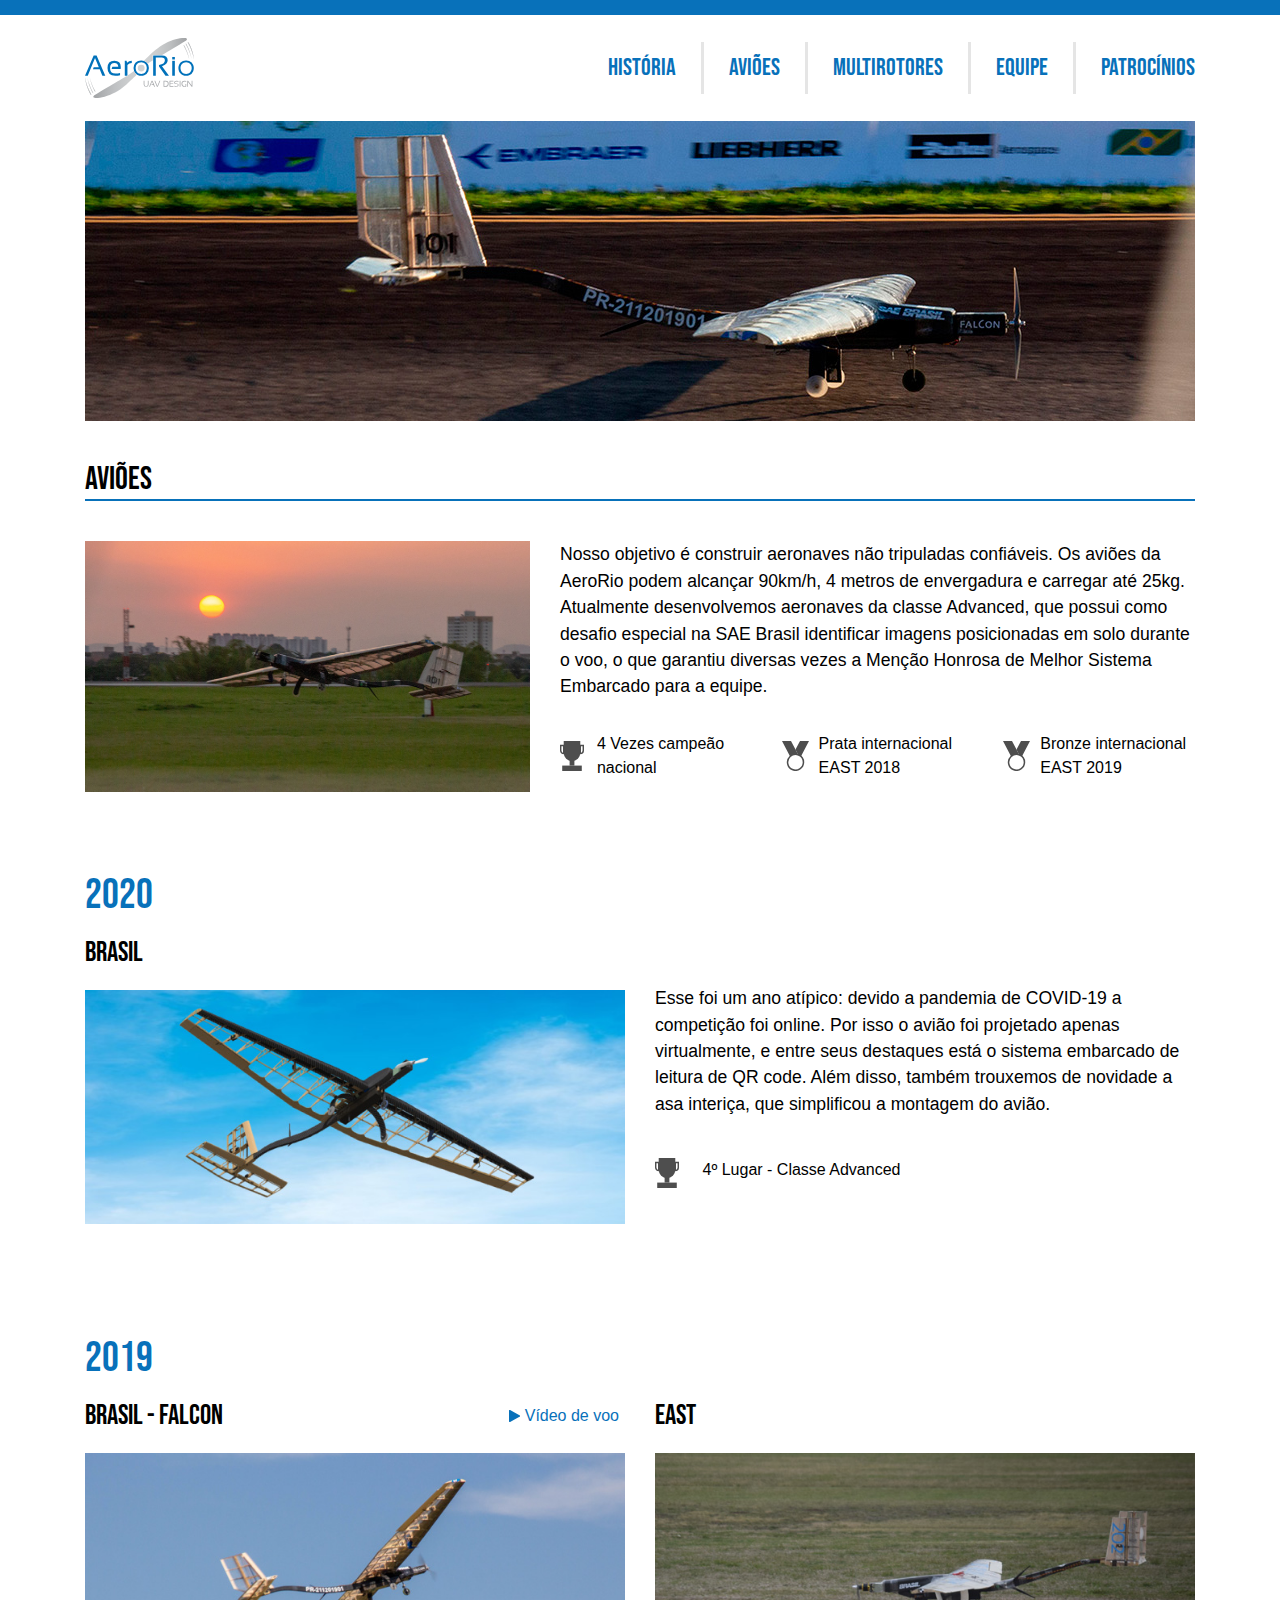
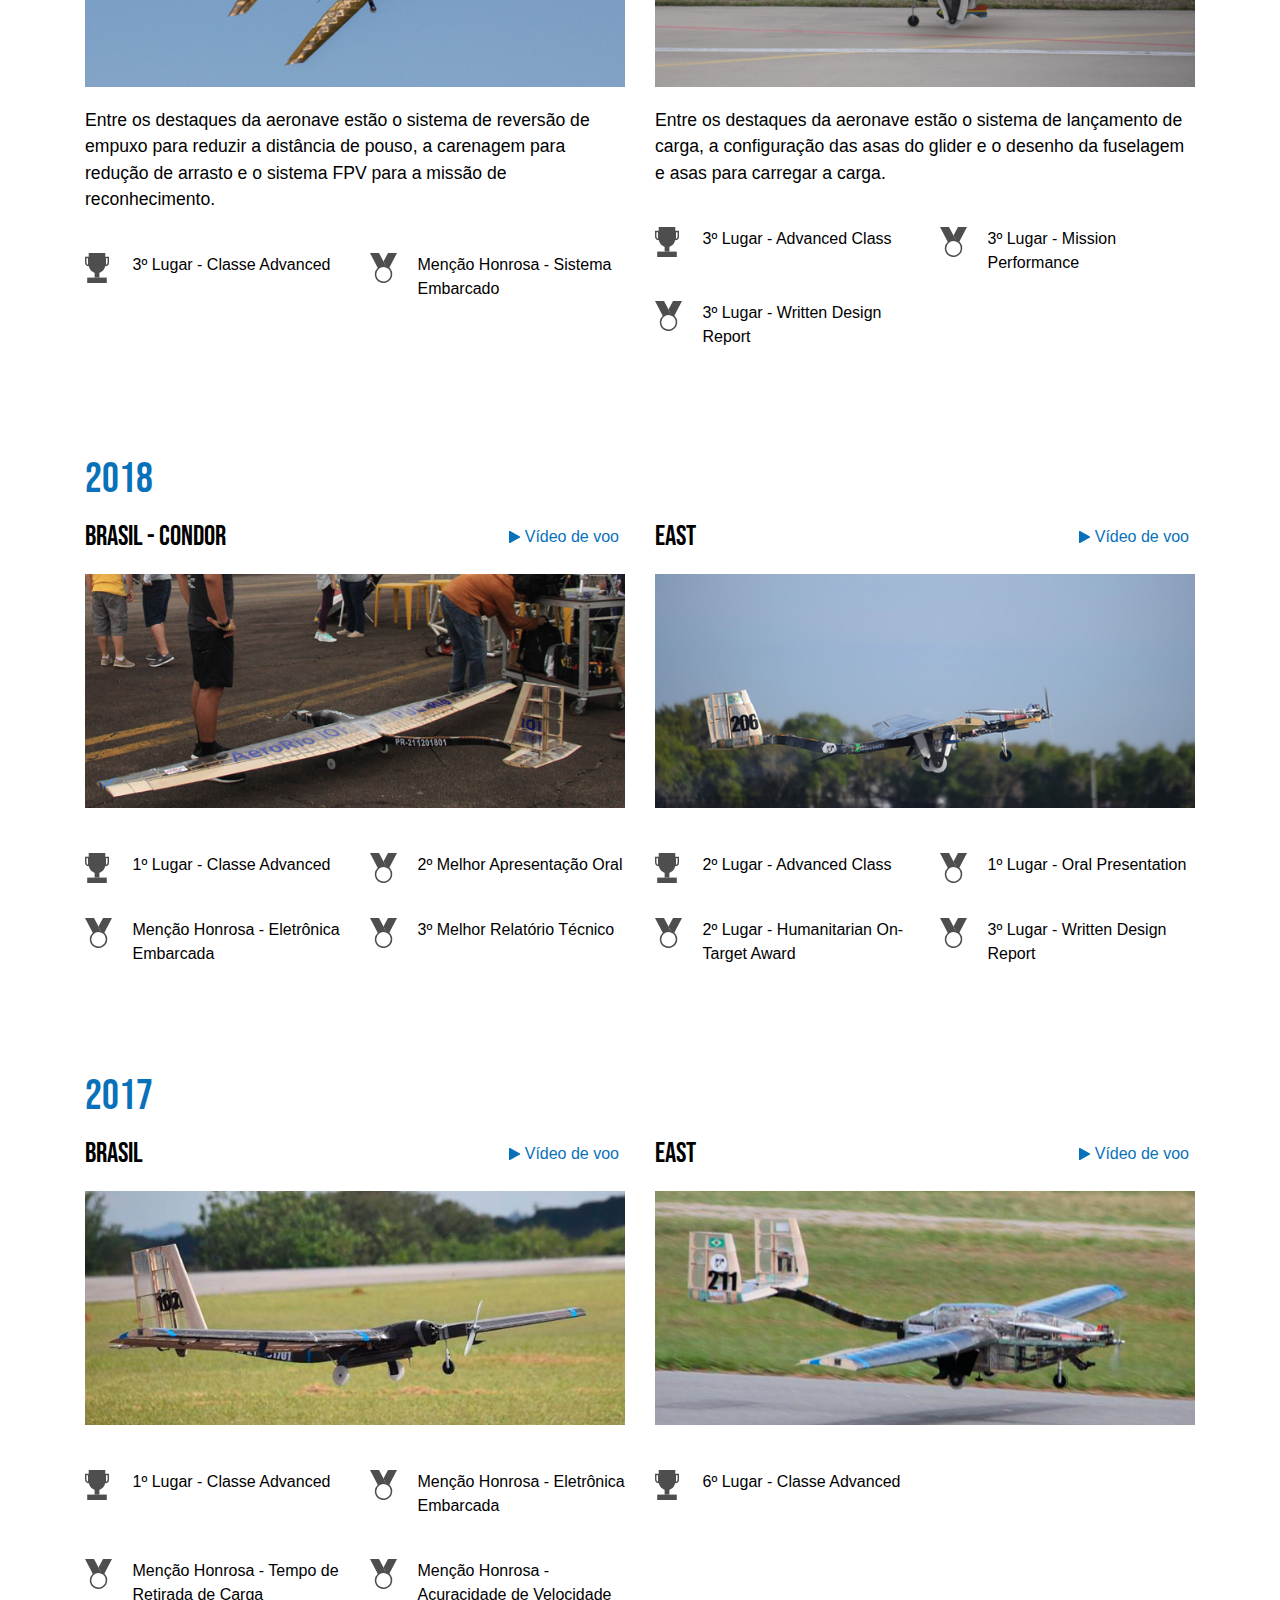
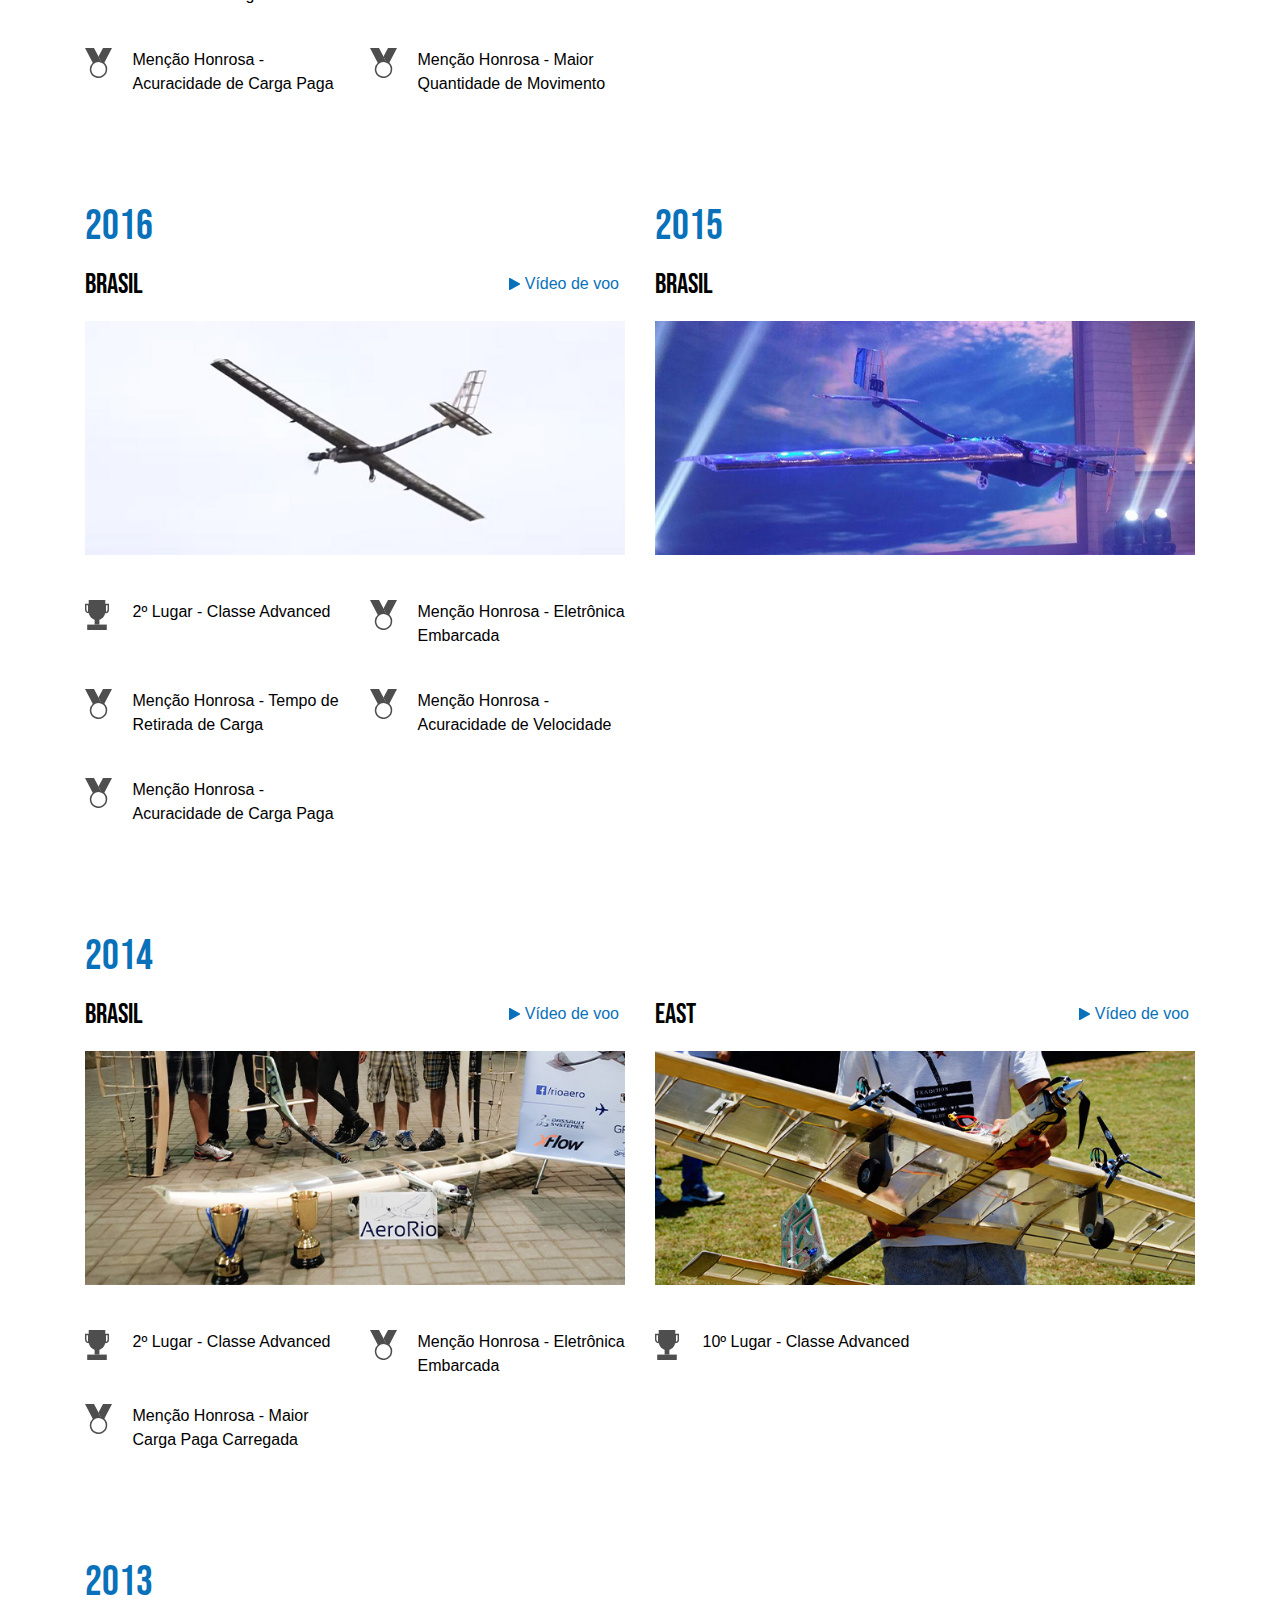
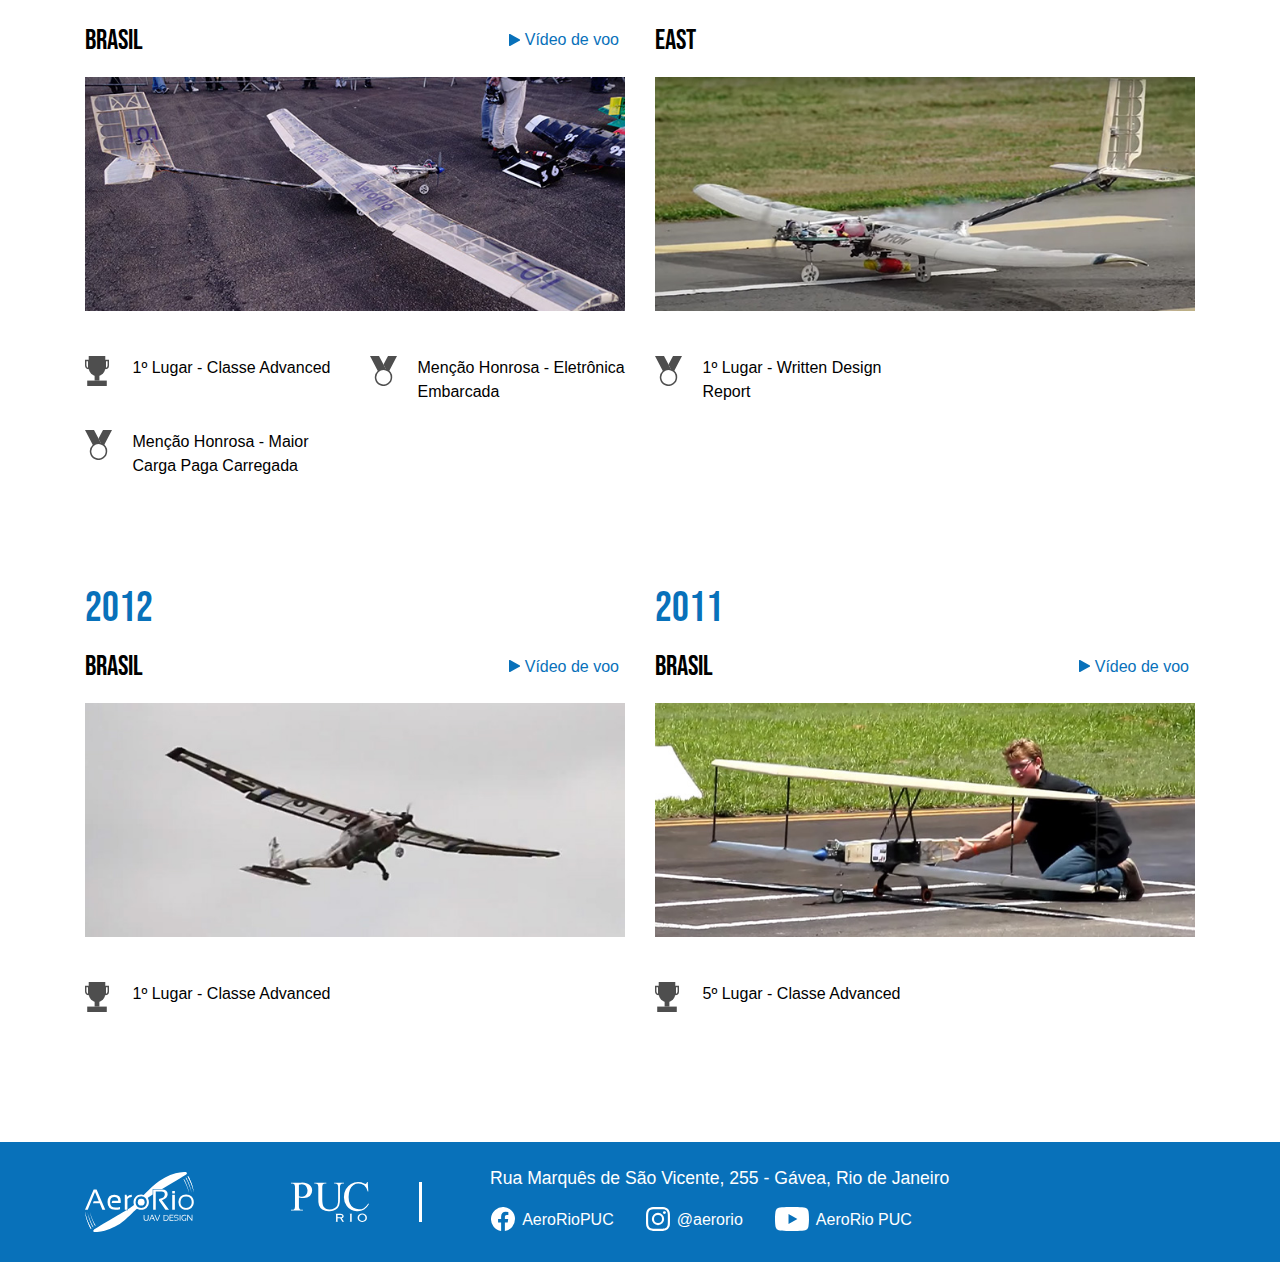
<file: avioes.html>
<!doctype html>
<html lang="en">
    <head>
        <!-- Required meta tags -->
        <meta charset="utf-8">
        <meta name="viewport" content="width=device-width, initial-scale=1, shrink-to-fit=no">

        <!-- Bootstrap CSS -->
        <link rel="stylesheet" href="css/bootstrap.css">
        <link href="https://fonts.googleapis.com/css?family=Bebas+Neue&display=swap" rel="stylesheet"> 
        <link rel="stylesheet" href="css/index.css">

        <title>Aviões - AeroRio</title>
        
        <!-- Favicon para todas plataformas -->
        <link rel="apple-touch-icon-precomposed" sizes="144x144" href="img/favicon/apple-touch-icon-144x144.png" />
        <link rel="apple-touch-icon-precomposed" sizes="152x152" href="img/favicon/apple-touch-icon-152x152.png" />
        <link rel="icon" type="image/png" href="img/favicon/favicon-32x32.png" sizes="32x32" />
        <link rel="icon" type="image/png" href="img/favicon/favicon-16x16.png" sizes="16x16" />
        <meta name="application-name" content="AeroRio"/>
        <meta name="msapplication-TileColor" content="#0070BA" />
        <meta name="msapplication-TileImage" content="img/favicon/mstile-144x144.png" />
    </head>
    
    <body>
        <main>
            <div class="container">
        
                <header>
                    <!-- ----------- Menu ----------- -->
                    <section class="row">
                        <div class="col-md-12">
                            <nav class="navbar navbar-expand-lg navbar-light menu">
                                <a class="navbar-brand" href="index.html"><img class="logo_aero" src="img/logo_cor.svg" alt="Logo da AeroRio"></a>
                                <button class="navbar-toggler" type="button" data-toggle="collapse" data-target="#navbarNav" aria-controls="navbarNav" aria-expanded="false" aria-label="Toggle navigation">
                                    <span class="navbar-toggler-icon"></span>
                                </button>
                                <div class="collapse navbar-collapse ul justify-content-end" id="navbarNav">
                                    <ul class="navbar-nav">
                                        <li class="nav-item">
                                            <a class="nav-link item" href="historia.html">História</a>
                                        </li>
                                        <li class="nav-item">
                                            <a class="nav-link item" href="avioes.html">Aviões</a>
                                        </li>
                                        <li class="nav-item">
                                            <a class="nav-link item" href="multirotores.html">Multirotores</a>
                                        </li>
                                        <li class="nav-item">
                                            <a class="nav-link item" href="equipe.html">Equipe</a>
                                        </li>
                                        <li class="nav-item">
                                            <a class="nav-link item ultimo_menu" href="patrocinadores.html">Patrocínios</a>
                                        </li>
                                    </ul>
                                </div>
                            </nav>
                        </div>
                    </section>

                </header>
                
                </div> <!-- Fecha o container do menu -->
                

                
                <!-- ----------- VÍDEO POPUP ----------- -->
                <!-- Fora do container para o overlay poder ocupar a tela inteira.
                Para adicionar novos vídeos que aparecem como popup adicionar o código do youtube ou vimeo

                <div class="vpop" data-type="youtube" data-id="6xcG6ttMDVY" data-autoplay='true'>Youtube</div>
                
                ou

                <div class="vpop" data-type="vimeo" data-id="172052320" data-autoplay='true'>Vimeo</div>

                e substituir o data-id="xxxxx" com o id do vídeo.
                Link para o código usado: https://codepen.io/bgold/pen/WxppOq
                -->
                <!--Lembre que alterações no popup em aviões também devem ser feitas em multirotores-->
            
                <div id="video-popup-overlay"></div>

                <div id="video-popup-container">
                  <div id="video-popup-close" class="fade">&#10006;</div>
                  <div id="video-popup-iframe-container">
                    <iframe id="video-popup-iframe" src="" width="100%" height="100%" frameborder="0"></iframe>
                  </div>
                </div>
                
 
                <div class="container"> <!-- Reabre o container pro resto da página -->
                
                <!-- ----------- Banner ----------- -->
                    
                <section class="row">
                    <div class="col-12">

                        <img src="img/destaque_aviao.jpg" class="img-fluid" alt="Avião pousando na pista da competição.">

                    </div>
                </section>

                <!-- ----------- Título ----------- -->
                <section class="row">
                    <div class="col-8 col-lg-12 padding_right">

                        <h1 class="titulo_pag">Aviões</h1>

                    </div>

                    <div class="col-4 d-lg-none padding_left alinha">
                        <div class="dropdown menu_anos">
                            <button class="btn botao btn-secondary dropdown-toggle" type="button" id="dropdownMenuButton" data-toggle="dropdown" aria-haspopup="true" aria-expanded="false">
                            Anos
                            </button>
                            <div class="dropdown-menu" aria-labelledby="dropdownMenuButton">
                                <a class="dropdown-item" href="#2011">2011</a>
                                <a class="dropdown-item" href="#2012">2012</a>
                                <a class="dropdown-item" href="#2013">2013</a>
                                <a class="dropdown-item" href="#2014">2014</a>
                                <a class="dropdown-item" href="#2015">2015</a>
                                <a class="dropdown-item" href="#2016">2016</a>
                                <a class="dropdown-item" href="#2017">2017</a>
                                <a class="dropdown-item" href="#2018">2018</a>
                                <a class="dropdown-item" href="#2019">2019</a>
                                <a class="dropdown-item" href="#2020">2020</a>
                            </div>
                        </div>
                    </div>
                </section>

                <!-- ----------- Infos topo ----------- -->
                <section class="row justify-content-center linha-1-avioes">
                    <div class="col-12 col-lg-5 order-2 order-lg-1 d-none d-lg-inline">
                        <img src="img/avioes_exemplo.jpg" class="img-fluid">                        
                    </div>

                    <div class="col-12 col-lg-7 order-1 order-lg-2 alinha">
                        <p>Nosso objetivo é construir aeronaves não tripuladas confiáveis. Os aviões da AeroRio podem alcançar 90km/h, 4 metros de envergadura e carregar até 25kg. Atualmente desenvolvemos aeronaves da classe Advanced, que possui como desafio especial na SAE Brasil identificar imagens posicionadas em solo durante o voo, o que garantiu diversas vezes a Menção Honrosa de Melhor Sistema Embarcado para a equipe.</p>

                        <!-- ----------- Tabela resumo ----------- -->
                        <div class="row resumo_conquistas justify-content-center">
                            <div class="col-md-4">
                                <div class="row justify-content-center">
                                    <div class="col-2 alinha">
                                        <img src="img/ic_trofeu.svg" alt="Ícone de troféu." class="icone">
                                    </div>
                                    <div class="col-10">
                                        <p class="ponto_destaque">4 Vezes campeão nacional</p>
                                    </div>
                                </div>
                            </div>

                            <div class="col-md-4">
                                <div class="row justify-content-center">
                                    <div class="col-2 alinha">
                                        <img src="img/ic_medalha.svg" alt="Ícone de troféu." class="icone">
                                    </div>
                                    <div class="col-10">
                                        <p class="ponto_destaque">Prata internacional EAST 2018</p>
                                    </div>
                                </div>
                            </div>

                            <div class="col-md-4">
                                <div class="row justify-content-center">
                                    <div class="col-2 alinha">
                                        <img src="img/ic_medalha.svg" alt="Ícone de troféu." class="icone">
                                    </div>
                                    <div class="col-10">
                                        <p class="ponto_destaque">Bronze internacional EAST 2019</p>
                                    </div>
                                </div>
                            </div>

                        </div>
                    </div>

                </section>
                    
                    
                <!-- ----------- 2020 (apenas brasil em 2 colunas) ----------- -->
                <section class="row linha_avioes" id="2020">

                    <div class="row container">
                        <div class="col-12">
                            <h3 class="ano">2020</h3>
                        </div>
                    </div>

                    <!-- País e foto -->
                        <div class="col-lg-6 justify-content-between">

                            <!-- País e nome do avião -->
                            <div class="row">
                                <div class="col-6 col-lg-12 alinha">
                                    <h4 class="alinha">Brasil</h4>
                                </div>
                                
                                <!-- Vídeo de voo -->
                                <div class="col-6 d-lg-none alinha txt_right">
                                    
                                    <!--button type="button" class="link_video">
                                        <div class="vpop" data-type="youtube" data-id="WZ8FBbsRkRI" data-autoplay='true'>
                                            <img class="ic-play" src="img/ic_play.svg" width="11">
                                            <span>Vídeo de voo</span>
                                        </div>
                                    </button-->

                                </div>

                            </div>

                            <!-- Imagem 669x290 -->
                            <img src="img/avioes_2020_brasil.jpg" alt="Renderização digital do avião da SAE Brasil 2020." class="alinha img_aviao"> 

                        </div>


                    <!-- Prêmios e texto -->
                        <div class="col-lg-6 justify-content-between">

                            <!-- País e nome do avião -->
                            <div class="row">
                                
                                <!-- Vídeo de voo -->
                                <div class="d-none d-lg-inline col-12 alinha video_colunapropria txt_right">
                                    
                                    <button type="button" class="link_video">
                                        <!--div class="vpop" data-type="youtube" data-id="WZ8FBbsRkRI" data-autoplay='true'>
                                            <img class="ic-play" src="img/ic_play.svg" width="11">
                                            <span>Vídeo de voo</span>
                                        </div-->
                                    </button>
                                    
                                </div>
                            </div>

                            <p>Esse foi um ano atípico: devido a pandemia de COVID-19 a competição foi online. Por isso o avião foi projetado apenas virtualmente, e entre seus destaques está o sistema embarcado de leitura de QR code. Além disso, também trouxemos de novidade a asa interiça, que simplificou a montagem do avião.</p>
                            <!-- Prêmios -->
                            <div class="row premios">
                                
                                <div class="col-md-6">
                                    <div class="row">
                                        <div class="col-2">
                                            <img src="img/ic_trofeu.svg" alt="Ícone de troféu" class="icone">

                                        </div>

                                        <div class="col-10">
                                            <p class="ponto_destaque">4º Lugar - Classe Advanced</p>
                                        </div>
                                    </div>
                                </div>
                                
                            </div> 

                        </div>

                </section>
                    
                    
                <!-- ----------- 2019 ----------- -->
                <section class="row linha_avioes" id="2019">

                    <div class="row container">
                        <div class="col-12">
                            <h3 class="ano">2019</h3>
                        </div>
                    </div>

                    <!-- Brasil -->
                        <div class="col-lg-6 justify-content-between">

                            <!-- País e nome do avião -->
                            <div class="row">
                                <div class="col-6 alinha">
                                    <h4 class="alinha">Brasil - Falcon</h4>
                                </div>

                                <!-- Vídeo de voo -->
                                <div class="col-6 alinha txt_right">
                                    
                                    <button type="button" class="link_video">
                                        <div class="vpop" data-type="youtube" data-id="aNQRvW5cpfI" data-autoplay='true'>
                                            <img class="ic-play" src="img/ic_play.svg" width="11">
                                            <span>Vídeo de voo</span>
                                        </div>
                                    </button>
                                    
                                </div>
                            </div>

                            <!-- Imagem 669x290 -->
                            <img src="img/avioes_2019_brasil.jpg" alt="Falcon, avião da SAE Brasil 2019." class="alinha img_aviao">

                            <p>Entre os destaques da aeronave estão o sistema de reversão de empuxo para reduzir a distância de pouso, a carenagem para redução de arrasto e o sistema FPV para a missão de reconhecimento.</p>

                            <!-- Prêmios -->
                            <div class="row premios">
                                
                                <div class="col-md-6">
                                    <div class="row">
                                        <div class="col-2">
                                            <img src="img/ic_trofeu.svg" alt="Ícone de troféu" class="icone">

                                        </div>

                                        <div class="col-10">
                                            <p class="ponto_destaque">3º Lugar - Classe Advanced</p>
                                        </div>
                                    </div>
                                </div>
                                
                                <div class="col-md-6">
                                    <div class="row">
                                        <div class="col-2">
                                            <img src="img/ic_medalha.svg" alt="Ícone de medalha" class="icone">

                                        </div>

                                        <div class="col-10">
                                            <p class="ponto_destaque">Menção Honrosa - Sistema Embarcado</p>
                                        </div>
                                    </div>
                                </div>
                                                        
                                
                            </div> 

                        </div>


                    <!-- EAST -->
                        <div class="col-lg-6 justify-content-between">

                            <!-- País e nome do avião -->
                            <div class="row east">
                                <div class="col-12 alinha">
                                    <h4 class="alinha">EAST</h4>
                                </div>

                            </div>

                            <!-- Imagem 669x290 -->
                            <img src="img/avioes_2019_east.jpg" alt="Avião da EAST 2019." class="alinha img_aviao">

                            <p>Entre os destaques da aeronave estão o sistema de lançamento de carga, a configuração das asas do glider e o desenho da fuselagem e asas para carregar a carga.</p>

                            <!-- Prêmios -->
                            <div class="row premios">
                                
                                <div class="col-md-6">
                                    <div class="row">
                                        <div class="col-2">
                                            <img src="img/ic_trofeu.svg" alt="Ícone de troféu" class="icone">

                                        </div>

                                        <div class="col-10">
                                            <p class="ponto_destaque">3º Lugar - Advanced Class</p>
                                        </div>
                                    </div>
                                </div>
                                
                                <div class="col-md-6">
                                    <div class="row">
                                        <div class="col-2">
                                            <img src="img/ic_medalha.svg" alt="Ícone de medalha" class="icone">

                                        </div>

                                        <div class="col-10">
                                            <p class="ponto_destaque">3º Lugar - Mission Performance</p>
                                        </div>
                                    </div>
                                </div>
                                
                                <div class="col-md-6">
                                    <div class="row margin-md-top-menor">
                                        <div class="col-2">
                                            <img src="img/ic_medalha.svg" alt="Ícone de medalha" class="icone">

                                        </div>

                                        <div class="col-10">
                                            <p class="ponto_destaque">3º Lugar - Written Design Report</p>
                                        </div>
                                    </div>
                                </div>
                                                            
                                
                            </div> 

                        </div>



                </section>

                <!-- ----------- 2018 ----------- -->
                <section class="row linha_avioes" id="2018">

                    <div class="row container">
                        <div class="col-12">
                            <h3 class="ano">2018</h3>
                        </div>
                    </div>

                    <!-- Brasil -->
                        <div class="col-lg-6 justify-content-between">

                            <!-- País e nome do avião -->
                            <div class="row">
                                <div class="col-6 alinha">
                                    <h4 class="alinha">Brasil - Condor</h4>
                                </div>

                                <!-- Vídeo de voo -->
                                <div class="col-6 alinha txt_right">
                                    
                                    <button type="button" class="link_video">
                                        <div class="vpop" data-type="youtube" data-id="oOi-l1F4jUA" data-autoplay='true'>
                                            <img class="ic-play" src="img/ic_play.svg" width="11">
                                            <span>Vídeo de voo</span>
                                        </div>
                                    </button>
                                    
                                </div>
                            </div>

                            <!-- Imagem 669x290 -->
                            <img src="img/avioes_2018_brasil.jpg" alt="Condor, avião da SAE Brasil 2018." class="alinha img_aviao">

                            <!-- Prêmios -->
                            <div class="row premios">
                                
                                <div class="col-md-6 order-1 order-md-1">
                                    <div class="row">
                                        <div class="col-2">
                                            <img src="img/ic_trofeu.svg" alt="Ícone de troféu" class="icone">

                                        </div>

                                        <div class="col-10">
                                            <p class="ponto_destaque">1º Lugar - Classe Advanced</p>
                                        </div>
                                    </div>
                                </div>
                                
                                <div class="col-md-6 order-2 order-md-3">
                                    <div class="row">
                                        <div class="col-2">
                                            <img src="img/ic_medalha.svg" alt="Ícone de medalha" class="icone">

                                        </div>

                                        <div class="col-10">
                                            <p class="ponto_destaque">Menção Honrosa - Eletrônica Embarcada</p>
                                        </div>
                                    </div>
                                </div>
                                
                                <div class="col-md-6 order-3 order-md-2">
                                    <div class="row">
                                        <div class="col-2">
                                            <img src="img/ic_medalha.svg" alt="Ícone de medalha" class="icone">

                                        </div>

                                        <div class="col-10">
                                            <p class="ponto_destaque">2º Melhor Apresentação Oral</p>
                                        </div>
                                    </div>
                                </div>
                                
                                <div class="col-md-6 order-4 order-md-4">
                                    <div class="row">
                                        <div class="col-2">
                                            <img src="img/ic_medalha.svg" alt="Ícone de medalha" class="icone">

                                        </div>

                                        <div class="col-10">
                                            <p class="ponto_destaque">3º Melhor Relatório Técnico</p>
                                        </div>
                                    </div>
                                </div>
                                                        
                                
                            </div> 

                        </div>


                    <!-- EAST -->
                        <div class="col-lg-6 justify-content-between">

                            <!-- País e nome do avião -->
                            <div class="row east">
                                <div class="col-6 alinha">
                                    <h4 class="alinha">EAST</h4>
                                </div>

                                <!-- Vídeo de voo -->
                                <div class="col-6 alinha txt_right">
                                    
                                    <button type="button" class="link_video">
                                        <div class="vpop" data-type="youtube" data-id="OTQ8jpJXcz8" data-autoplay='true'>
                                            <img class="ic-play" src="img/ic_play.svg" width="11">
                                            <span>Vídeo de voo</span>
                                        </div>
                                    </button>
                                    
                                </div>
                            </div>

                            <!-- Imagem 669x290 -->
                            <img src="img/avioes_2018_east.jpg" alt="Avião da EAST 2018 voando." class="alinha img_aviao">


                            <!-- Prêmios -->
                            <div class="row premios">
                                
                                <div class="col-md-6">
                                    <div class="row">
                                        <div class="col-2">
                                            <img src="img/ic_trofeu.svg" alt="Ícone de troféu" class="icone">

                                        </div>

                                        <div class="col-10">
                                            <p class="ponto_destaque">2º Lugar - Advanced Class</p>
                                        </div>
                                    </div>
                                </div>
                                
                                <div class="col-md-6">
                                    <div class="row">
                                        <div class="col-2">
                                            <img src="img/ic_medalha.svg" alt="Ícone de medalha" class="icone">

                                        </div>

                                        <div class="col-10">
                                            <p class="ponto_destaque">1º Lugar - Oral Presentation</p>
                                        </div>
                                    </div>
                                </div>
                                
                                <div class="col-md-6">
                                    <div class="row">
                                        <div class="col-2">
                                            <img src="img/ic_medalha.svg" alt="Ícone de medalha" class="icone">

                                        </div>

                                        <div class="col-10">
                                            <p class="ponto_destaque">2º Lugar - Humanitarian On-Target Award</p>
                                        </div>
                                    </div>
                                </div>
                                
                                <div class="col-md-6">
                                    <div class="row">
                                        <div class="col-2">
                                            <img src="img/ic_medalha.svg" alt="Ícone de medalha" class="icone">

                                        </div>

                                        <div class="col-10">
                                            <p class="ponto_destaque">3º Lugar - Written Design Report</p>
                                        </div>
                                    </div>
                                </div>
                                                        
                                
                            </div> 

                        </div>



                </section>

                <!-- ----------- 2017 ----------- -->
                <section class="row linha_avioes" id="2017">

                    <div class="row container">
                        <div class="col-12">
                            <h3 class="ano">2017</h3>
                        </div>
                    </div>

                    <!-- Brasil -->
                        <div class="col-lg-6 justify-content-between">

                            <!-- País e nome do avião -->
                            <div class="row">
                                <div class="col-6 alinha">
                                    <h4 class="alinha">Brasil</h4>
                                </div>

                                <!-- Vídeo de voo -->
                                <div class="col-6 alinha txt_right">
                                    
                                    <button type="button" class="link_video">
                                        <div class="vpop" data-type="youtube" data-id="WWPo_WXGyYY" data-autoplay='true'>
                                            <img class="ic-play" src="img/ic_play.svg" width="11">
                                            <span>Vídeo de voo</span>
                                        </div>
                                    </button>
                                    
                                </div>
                            </div>

                            <!-- Imagem 669x290 -->
                            <img src="img/avioes_2017_brasil.jpg" alt="Avião da SAE Brasil 2017." class="alinha img_aviao">


                            <!-- Prêmios -->
                            <div class="row premios">
                                
                                <div class="col-md-6">
                                    <div class="row">
                                        <div class="col-2">
                                            <img src="img/ic_trofeu.svg" alt="Ícone de troféu" class="icone">

                                        </div>

                                        <div class="col-10">
                                            <p class="ponto_destaque">1º Lugar - Classe Advanced</p>
                                        </div>
                                    </div>
                                </div>
                                
                                <div class="col-md-6">
                                    <div class="row">
                                        <div class="col-2">
                                            <img src="img/ic_medalha.svg" alt="Ícone de medalha" class="icone">

                                        </div>

                                        <div class="col-10">
                                            <p class="ponto_destaque">Menção Honrosa - Eletrônica Embarcada</p>
                                        </div>
                                    </div>
                                </div>
                                
                                <div class="col-md-6">
                                    <div class="row">
                                        <div class="col-2">
                                            <img src="img/ic_medalha.svg" alt="Ícone de medalha" class="icone">

                                        </div>

                                        <div class="col-10">
                                            <p class="ponto_destaque">Menção Honrosa - Tempo de Retirada de Carga</p>
                                        </div>
                                    </div>
                                </div>
                                
                                <div class="col-md-6">
                                    <div class="row">
                                        <div class="col-2">
                                            <img src="img/ic_medalha.svg" alt="Ícone de medalha" class="icone">

                                        </div>

                                        <div class="col-10">
                                            <p class="ponto_destaque">Menção Honrosa - Acuracidade de Velocidade</p>
                                        </div>
                                    </div>
                                </div>
                                
                                <div class="col-md-6">
                                    <div class="row">
                                        <div class="col-2">
                                            <img src="img/ic_medalha.svg" alt="Ícone de medalha" class="icone">

                                        </div>

                                        <div class="col-10">
                                            <p class="ponto_destaque">Menção Honrosa - Acuracidade de Carga Paga</p>
                                        </div>
                                    </div>
                                </div>
                                
                                <div class="col-md-6">
                                    <div class="row">
                                        <div class="col-2">
                                            <img src="img/ic_medalha.svg" alt="Ícone de medalha" class="icone">

                                        </div>

                                        <div class="col-10">
                                            <p class="ponto_destaque">Menção Honrosa - Maior Quantidade de Movimento</p>
                                        </div>
                                    </div>
                                </div>
                                
                                
                            </div> 

                        </div>


                    <!-- EAST -->
                        <div class="col-lg-6 justify-content-between">

                            <!-- País e nome do avião -->
                            <div class="row east">
                                <div class="col-6 alinha">
                                    <h4 class="alinha">EAST</h4>
                                </div>

                                <!-- Vídeo de voo -->
                                <div class="col-6 alinha txt_right">
                                    
                                    <button type="button" class="link_video">
                                        <div class="vpop" data-type="youtube" data-id="ni_sI-jZd3E" data-autoplay='true'>
                                            <img class="ic-play" src="img/ic_play.svg" width="11">
                                            <span>Vídeo de voo</span>
                                        </div>
                                    </button>
                                    
                                </div>
                            </div>

                            <!-- Imagem 669x290 -->
                            <img src="img/avioes_2017_east.jpg" alt="Avião da EAST 2017." class="alinha img_aviao">


                            <!-- Prêmios -->
                            <div class="row premios">
                                <div class="col-md-6">
                                    <div class="row">
                                        <div class="col-2">
                                            <img src="img/ic_trofeu.svg" alt="Ícone de troféu" class="icone">

                                        </div>

                                        <div class="col-10">
                                            <p class="ponto_destaque">6º Lugar - Classe Advanced</p>
                                        </div>
                                    </div>
                                </div>

                            </div> 

                        </div>



                </section>
                    
                    
                <!-- ----------- 2016 e 2015 (um do lado do outro no pc) ----------- -->
                <section class="row linha_avioes">

                    
                    <!-- 2016 - Ano, país e vídeo -->
                        <div class="col-lg-6 justify-content-between" id="2016">
                            
                            <div class="row">
                                <div class="col-12">
                                    <h3 class="ano">2016</h3>
                                </div>
                            </div>

                            <!-- País e nome do avião -->
                            <div class="row">
                                <div class="col-6 alinha">
                                    <h4 class="alinha">Brasil</h4>
                                </div>
                                
                                <!-- Vídeo de voo -->
                                <div class="col-6 alinha txt_right">
                                    
                                    <button type="button" class="link_video">
                                        <div class="vpop" data-type="youtube" data-id="WZ8FBbsRkRI" data-autoplay='true'>
                                            <img class="ic-play" src="img/ic_play.svg" width="11">
                                            <span>Vídeo de voo</span>
                                        </div>
                                    </button>

                                </div>

                            </div>

                            <!-- 2016 - Imagem 669x290 -->
                            <img src="img/avioes_2016_brasil.jpg" alt="Avião da SAE Brasil 2016." class="alinha img_aviao"> 
                            
                            <div class="row premios">
                                
                                <div class="col-md-6">
                                    <div class="row">
                                        <div class="col-2">
                                            <img src="img/ic_trofeu.svg" alt="Ícone de troféu" class="icone">

                                        </div>

                                        <div class="col-10">
                                            <p class="ponto_destaque">2º Lugar - Classe Advanced</p>
                                        </div>
                                    </div>
                                </div>
                                
                                <div class="col-md-6">
                                    <div class="row">
                                        <div class="col-2">
                                            <img src="img/ic_medalha.svg" alt="Ícone de medalha" class="icone">

                                        </div>

                                        <div class="col-10">
                                            <p class="ponto_destaque">Menção Honrosa - Eletrônica Embarcada</p>
                                        </div>
                                    </div>
                                </div>
                                
                                <div class="col-md-6">
                                    <div class="row">
                                        <div class="col-2">
                                            <img src="img/ic_medalha.svg" alt="Ícone de medalha" class="icone">

                                        </div>

                                        <div class="col-10">
                                            <p class="ponto_destaque">Menção Honrosa - Tempo de Retirada de Carga</p>
                                        </div>
                                    </div>
                                </div>
                                
                                <div class="col-md-6">
                                    <div class="row">
                                        <div class="col-2">
                                            <img src="img/ic_medalha.svg" alt="Ícone de medalha" class="icone">

                                        </div>

                                        <div class="col-10">
                                            <p class="ponto_destaque">Menção Honrosa - Acuracidade de Velocidade</p>
                                        </div>
                                    </div>
                                </div>
                                
                                <div class="col-md-6">
                                    <div class="row">
                                        <div class="col-2">
                                            <img src="img/ic_medalha.svg" alt="Ícone de medalha" class="icone">

                                        </div>

                                        <div class="col-10">
                                            <p class="ponto_destaque">Menção Honrosa - Acuracidade de Carga Paga</p>
                                        </div>
                                    </div>
                                </div>
                                
                               
                            </div>
                            
                        </div>


                    <!-- 2015 - Ano, país e vídeo -->
                        <div class="col-lg-6 justify-content-between margin-top-avioes-mobile" id="2015">
                            
                            <div class="row">
                                <div class="col-12">
                                    <h3 class="ano">2015</h3>
                                </div>
                            </div>

                            <!-- País e nome do avião -->
                            <div class="row">
                                <div class="col-6 alinha">
                                    <h4 class="alinha">Brasil</h4>
                                </div>
                                
                                <!-- Vídeo de voo -->
                                <div class="col-6 alinha txt_right">
                                    
                                    <!--button type="button" class="link_video">
                                        <div class="vpop" data-type="youtube" data-id="7uWU12qrWno" data-autoplay='true'>
                                            <img class="ic-play" src="img/ic_play.svg" width="11">
                                            <span>Vídeo de voo</span>
                                        </div>
                                    </button-->

                                </div>

                            </div>

                            <!-- 2015 - Imagem 669x290 -->
                            <img src="img/avioes_2015_brasil.jpg" alt="Avião da SAE Brasil 2015." class="alinha img_aviao"> 
                            
                            
                        </div>

                </section>
                    
                
                
                <!-- ----------- 2014 ----------- -->
                <section class="row linha_avioes" id="2014">

                    <div class="row container">
                        <div class="col-12">
                            <h3 class="ano">2014</h3>
                        </div>
                    </div>

                    <!-- Brasil -->
                        <div class="col-lg-6 justify-content-between">

                            <!-- País e nome do avião -->
                            <div class="row">
                                <div class="col-6 alinha">
                                    <h4 class="alinha">Brasil</h4>
                                </div>

                                <!-- Vídeo de voo -->
                                <div class="col-6 alinha txt_right">
                                    
                                    <button type="button" class="link_video">
                                        <div class="vpop" data-type="youtube" data-id="Q_-gLRjrxpg" data-autoplay='true'>
                                            <img class="ic-play" src="img/ic_play.svg" width="11">
                                            <span>Vídeo de voo</span>
                                        </div>
                                    </button>
                                    
                                </div>
                            </div>

                            <!-- Imagem 669x290 -->
                            <img src="img/avioes_2014_brasil.jpg" alt="Avião da SAE Brasil 2014." class="alinha img_aviao">


                            <!-- Prêmios -->
                            <div class="row premios">
                                
                                <div class="col-md-6">
                                    <div class="row">
                                        <div class="col-2">
                                            <img src="img/ic_trofeu.svg" alt="Ícone de troféu" class="icone">

                                        </div>

                                        <div class="col-10">
                                            <p class="ponto_destaque">2º Lugar - Classe Advanced</p>
                                        </div>
                                    </div>
                                </div>
                                
                                <div class="col-md-6">
                                    <div class="row">
                                        <div class="col-2">
                                            <img src="img/ic_medalha.svg" alt="Ícone de medalha" class="icone">

                                        </div>

                                        <div class="col-10">
                                            <p class="ponto_destaque">Menção Honrosa - Eletrônica Embarcada</p>
                                        </div>
                                    </div>
                                </div>
                                
                                <div class="col-md-6">
                                    <div class="row margin-md-top-menor">
                                        <div class="col-2">
                                            <img src="img/ic_medalha.svg" alt="Ícone de medalha" class="icone">

                                        </div>

                                        <div class="col-10">
                                            <p class="ponto_destaque">Menção Honrosa - Maior Carga Paga Carregada</p>
                                        </div>
                                    </div>
                                </div>

                                
                            </div> 

                        </div>


                    <!-- EAST -->
                        <div class="col-lg-6 justify-content-between">

                            <!-- País e nome do avião -->
                            <div class="row east">
                                <div class="col-6 alinha">
                                    <h4 class="alinha">EAST</h4>
                                </div>

                                <!-- Vídeo de voo -->
                                <div class="col-6 alinha txt_right">
                                    
                                    <button type="button" class="link_video">
                                        <div class="vpop" data-type="youtube" data-id="3ZvMJ5HXDuY" data-autoplay='true'>
                                            <img class="ic-play" src="img/ic_play.svg" width="11">
                                            <span>Vídeo de voo</span>
                                        </div>
                                    </button>
                                    
                                </div>
                            </div>

                            <!-- Imagem 669x290 -->
                            <img src="img/avioes_2014_east.jpg" alt="Avião da EAST 2014." class="alinha img_aviao">
                            <div class="row premios">
                                
                                <div class="col-md-6">
                                    <div class="row">
                                        <div class="col-2">
                                            <img src="img/ic_trofeu.svg" alt="Ícone de troféu" class="icone">

                                        </div>

                                        <div class="col-10">
                                            <p class="ponto_destaque">10º Lugar - Classe Advanced</p>
                                        </div>
                                    </div>
                                </div>
                                
                               
                            </div>



                        </div>



                </section>
                    
                    
                <!-- ----------- 2013 ----------- -->
                <section class="row linha_avioes" id="2013">

                    <div class="row container">
                        <div class="col-12">
                            <h3 class="ano">2013</h3>
                        </div>
                    </div>

                    <!-- Brasil -->
                        <div class="col-lg-6 justify-content-between">

                            <!-- País e nome do avião -->
                            <div class="row">
                                <div class="col-6 alinha">
                                    <h4 class="alinha">Brasil</h4>
                                </div>

                                <!-- Vídeo de voo -->
                                <div class="col-6 alinha txt_right">
                                    
                                    <button type="button" class="link_video">
                                        <div class="vpop" data-type="youtube" data-id="TOqUdVUeQbQ" data-autoplay='true'>
                                            <img class="ic-play" src="img/ic_play.svg" width="11">
                                            <span>Vídeo de voo</span>
                                        </div>
                                    </button>
                                    
                                </div>
                            </div>

                            <!-- Imagem 669x290 -->
                            <img src="img/avioes_2013_brasil.jpg" alt="Avião da SAE Brasil 2017." class="alinha img_aviao">


                            <!-- Prêmios -->
                            <div class="row premios">
                                
                                <div class="col-md-6">
                                    <div class="row">
                                        <div class="col-2">
                                            <img src="img/ic_trofeu.svg" alt="Ícone de troféu" class="icone">

                                        </div>

                                        <div class="col-10">
                                            <p class="ponto_destaque">1º Lugar - Classe Advanced</p>
                                        </div>
                                    </div>
                                </div>
                                
                                <div class="col-md-6">
                                    <div class="row">
                                        <div class="col-2">
                                            <img src="img/ic_medalha.svg" alt="Ícone de medalha" class="icone">

                                        </div>

                                        <div class="col-10">
                                            <p class="ponto_destaque">Menção Honrosa - Eletrônica Embarcada</p>
                                        </div>
                                    </div>
                                </div>
                                
                                <div class="col-md-6">
                                    <div class="row margin-md-top-menor">
                                        <div class="col-2">
                                            <img src="img/ic_medalha.svg" alt="Ícone de medalha" class="icone">

                                        </div>

                                        <div class="col-10">
                                            <p class="ponto_destaque">Menção Honrosa - Maior Carga Paga Carregada</p>
                                        </div>
                                    </div>
                                </div>
                                
                                
                            </div> 

                        </div>


                    <!-- EAST -->
                        <div class="col-lg-6 justify-content-between">

                            <!-- País e nome do avião -->
                            <div class="row east">
                                <div class="col-6 alinha">
                                    <h4 class="alinha">EAST</h4>
                                </div>

                                <!-- Vídeo de voo -->
                                <div class="col-6 alinha txt_right">
                                    
                                    <!--button type="button" class="link_video">
                                        <div class="vpop" data-type="youtube" data-id="ni_sI-jZd3E" data-autoplay='true'>
                                            <img class="ic-play" src="img/ic_play.svg" width="11">
                                            <span>Vídeo de voo</span>
                                        </div>
                                    </button-->
                                    
                                </div>
                            </div>

                            <!-- Imagem 669x290 -->
                            <img src="img/avioes_2013_east.jpg" alt="Avião da EAST 2013." class="alinha img_aviao">


                            <!-- Prêmios -->
                            <div class="row premios">
                                <div class="col-md-6">
                                    <div class="row">
                                        <div class="col-2">
                                            <img src="img/ic_medalha.svg" alt="Ícone de medalha" class="icone">

                                        </div>

                                        <div class="col-10">
                                            <p class="ponto_destaque">1º Lugar - Written Design Report</p>
                                        </div>
                                    </div>
                                </div>

                            </div> 

                        </div>



                </section>
                    
                <!-- ----------- 2012 e 2011 (um do lado do outro no pc) ----------- -->
                <section class="row linha_avioes ultima_linha">

                    
                    <!-- 2012 - Ano, país e vídeo -->
                        <div class="col-lg-6 justify-content-between" id="2012">
                            
                            <div class="row">
                                <div class="col-12">
                                    <h3 class="ano">2012</h3>
                                </div>
                            </div>

                            <!-- País e nome do avião -->
                            <div class="row">
                                <div class="col-6 alinha">
                                    <h4 class="alinha">Brasil</h4>
                                </div>
                                
                                <!-- Vídeo de voo -->
                                <div class="col-6 alinha txt_right">
                                    
                                    <button type="button" class="link_video">
                                        <div class="vpop" data-type="youtube" data-id="2QpjPm9Otv0" data-autoplay='true'>
                                            <img class="ic-play" src="img/ic_play.svg" width="11">
                                            <span>Vídeo de voo</span>
                                        </div>
                                    </button>

                                </div>

                            </div>

                            <!-- 2012 - Imagem 669x290 -->
                            <img src="img/avioes_2012_brasil.jpg" alt="Avião da SAE Brasil 2012." class="alinha img_aviao"> 
                            
                            <div class="row premios">
                                
                                <div class="col-md-6">
                                    <div class="row">
                                        <div class="col-2">
                                            <img src="img/ic_trofeu.svg" alt="Ícone de troféu" class="icone">

                                        </div>

                                        <div class="col-10">
                                            <p class="ponto_destaque">1º Lugar - Classe Advanced</p>
                                        </div>
                                    </div>
                                </div>
                                
                               
                            </div>
                            
                        </div>


                    <!-- 2011 - Ano, país e vídeo -->
                        <div class="col-lg-6 justify-content-between margin-top-avioes-mobile" id="2011">
                            
                            <div class="row">
                                <div class="col-12">
                                    <h3 class="ano">2011</h3>
                                </div>
                            </div>

                            <!-- País e nome do avião -->
                            <div class="row">
                                <div class="col-6 alinha">
                                    <h4 class="alinha">Brasil</h4>
                                </div>
                                
                                <!-- Vídeo de voo -->
                                <div class="col-6 alinha txt_right">
                                    
                                    <button type="button" class="link_video">
                                        <div class="vpop" data-type="youtube" data-id="7uWU12qrWno" data-autoplay='true'>
                                            <img class="ic-play" src="img/ic_play.svg" width="11">
                                            <span>Vídeo de voo</span>
                                        </div>
                                    </button>

                                </div>

                            </div>

                            <!-- 2012 - Imagem 669x290 -->
                            <img src="img/avioes_2011_brasil.jpg" alt="Avião biplano da SAE Brasil 2011." class="alinha img_aviao"> 
                            <div class="row premios">
                                
                                <div class="col-md-6">
                                    <div class="row">
                                        <div class="col-2">
                                            <img src="img/ic_trofeu.svg" alt="Ícone de troféu" class="icone">

                                        </div>

                                        <div class="col-10">
                                            <p class="ponto_destaque">5º Lugar - Classe Advanced</p>
                                        </div>
                                    </div>
                                </div>
                                
                               
                            </div>
                            
                        </div>

                </section>
                    
                    
                
                
            </div>
            
            
            
            <!-- ----------- Footer ----------- -->
                <footer>

                   <section class="row rodape container alinha">
                        <div class="col-5 col-md-2 alinha">
                              <a class="navbar-brand margin-r-sm-zero" href="index.html"><img src="img/logo_branco.svg" class="logo_aero margin-r-sm-zero"></a>
                        </div>

                       <div class="col-7 col-md-2 alinha">
                            <nav class="navbar navbar-expand-lg navbar-light">
                              <a class="navbar-brand" href="http://www.puc-rio.br/index.html"><img src="img/puc_branco.svg" class="logo_puc"></a>
                            </nav>
                        </div>

                        <div class="col-12 col-md-8 alinha rodape_padding">

                            <div class="row">
                                <div class="col-md-12 endereco">
                                    <p>Rua Marquês de São Vicente, 255 - Gávea, Rio de Janeiro</p>

                                </div>
                            </div>

                            <div class="row">
                                <ul class="nav_footer nav  rodape_social">
                                      <li class="nav-item rodape_redes_sm">
                                        <p class="d-sm-none">Redes sociais:</p>
                                      </li>

                                      <li class="nav-item">
                                        <a class="nav-link" href="https://www.facebook.com/AeroRioPUC/"><img src="img/logo_facebook_branco.svg" class="social" alt="Logo do Facebook"><span class="d-none d-sm-inline">AeroRioPUC</span></a>
                                      </li>
                                      <li class="nav-item">
                                          <a class="nav-link" href="https://www.instagram.com/aerorio/"><img src="img/logo_instagram_branco.svg" class="social" alt="Logo do Instagram"><span class="d-none d-sm-inline">@aerorio</span></a>
                                      </li>
                                      <li class="nav-item">
                                          <a class="nav-link" href="https://www.youtube.com/channel/UCpUaPyujYn-n_-0CiJIilpQ"><img src="img/logo_youtube_branco.svg" class="social" alt="Logo do Instagram"><span class="d-none d-sm-inline">AeroRio PUC</span></a>
                                      </li>

                                </ul>
                            </div>

                        </div>
                    </section>

               </footer>
            

            <!-- Optional JavaScript -->
            <!-- jQuery first, then Popper.js, then Bootstrap JS -->
            
            <script src="https://code.jquery.com/jquery-2.2.4.min.js" integrity="sha256-BbhdlvQf/xTY9gja0Dq3HiwQF8LaCRTXxZKRutelT44=" crossorigin="anonymous"></script>
            <script src="js/index.js"></script>
            
            <script src="https://code.jquery.com/jquery-3.4.1.slim.min.js" integrity="sha384-J6qa4849blE2+poT4WnyKhv5vZF5SrPo0iEjwBvKU7imGFAV0wwj1yYfoRSJoZ+n" crossorigin="anonymous"></script>
            <script src="https://cdn.jsdelivr.net/npm/popper.js@1.16.0/dist/umd/popper.min.js" integrity="sha384-Q6E9RHvbIyZFJoft+2mJbHaEWldlvI9IOYy5n3zV9zzTtmI3UksdQRVvoxMfooAo" crossorigin="anonymous"></script>
            <script src="https://stackpath.bootstrapcdn.com/bootstrap/4.4.1/js/bootstrap.min.js" integrity="sha384-wfSDF2E50Y2D1uUdj0O3uMBJnjuUD4Ih7YwaYd1iqfktj0Uod8GCExl3Og8ifwB6" crossorigin="anonymous"></script>

        </main>
    </body>
</html>
</file>
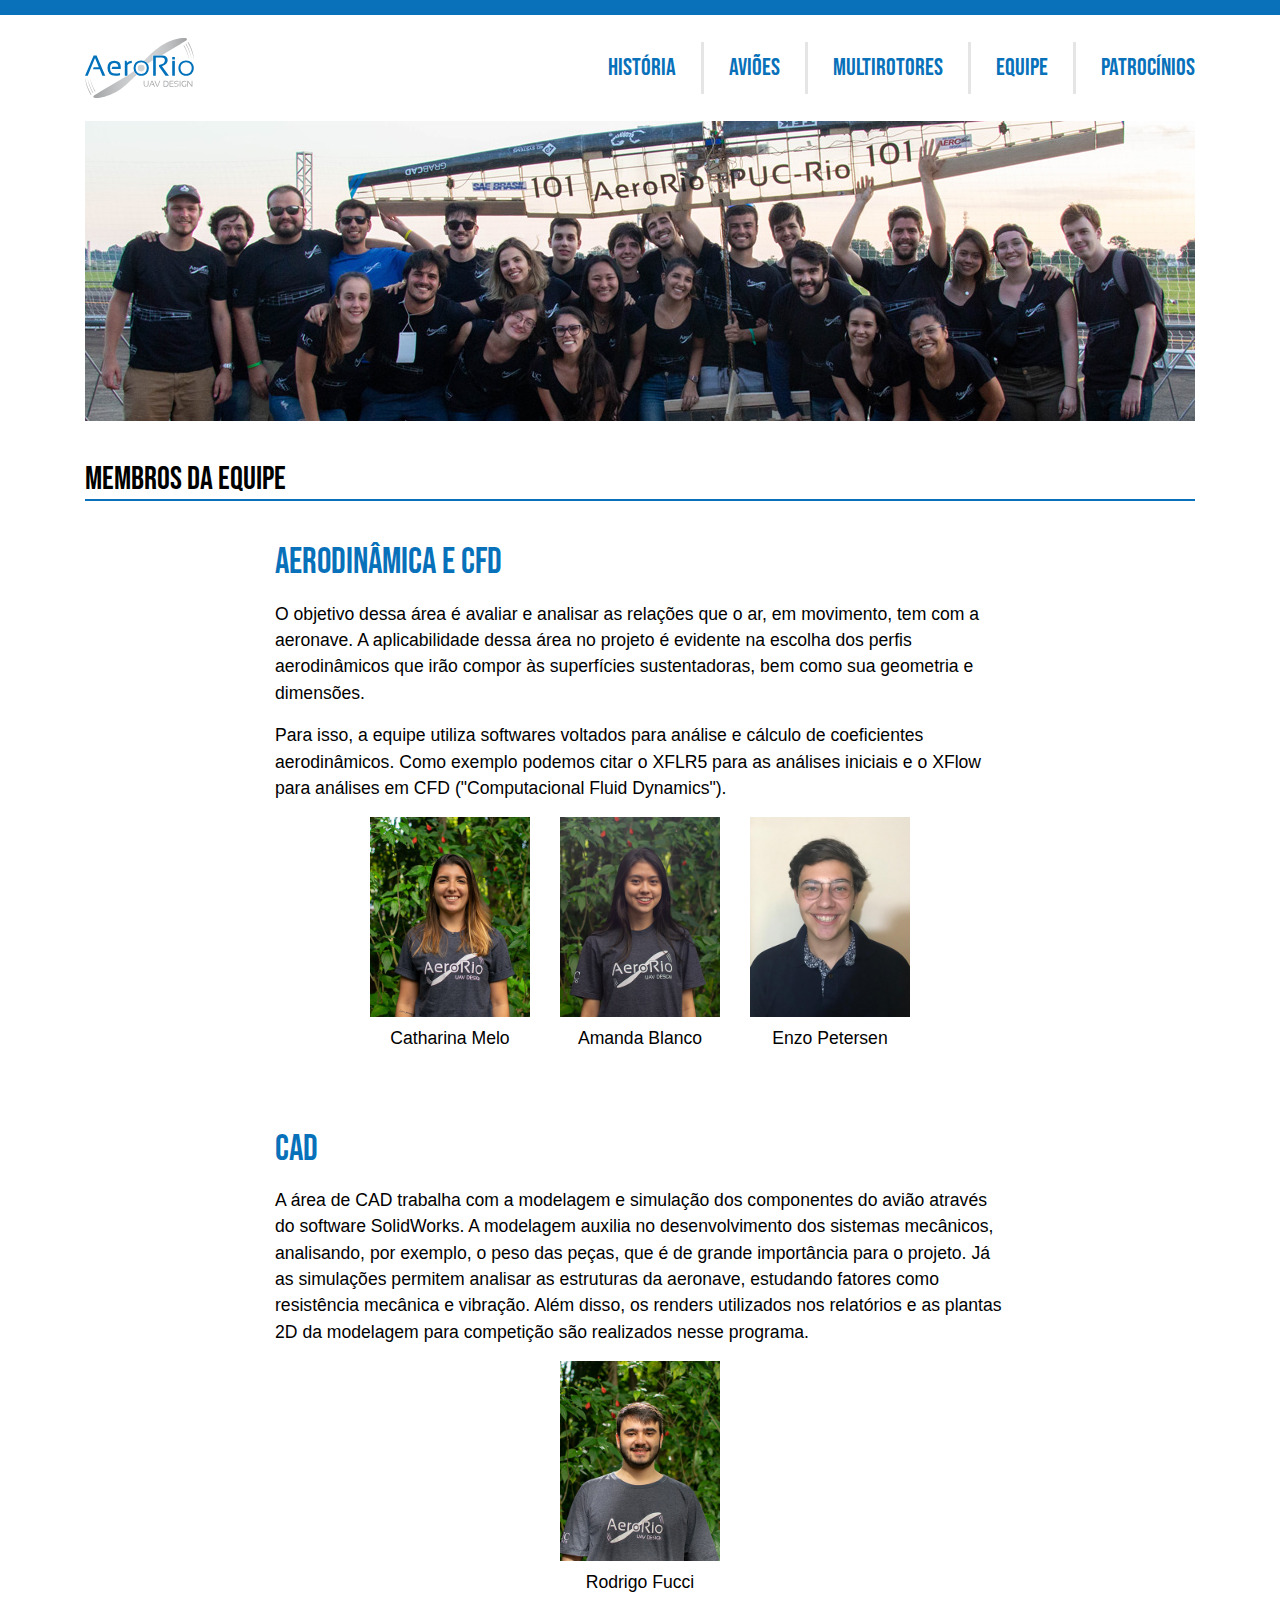
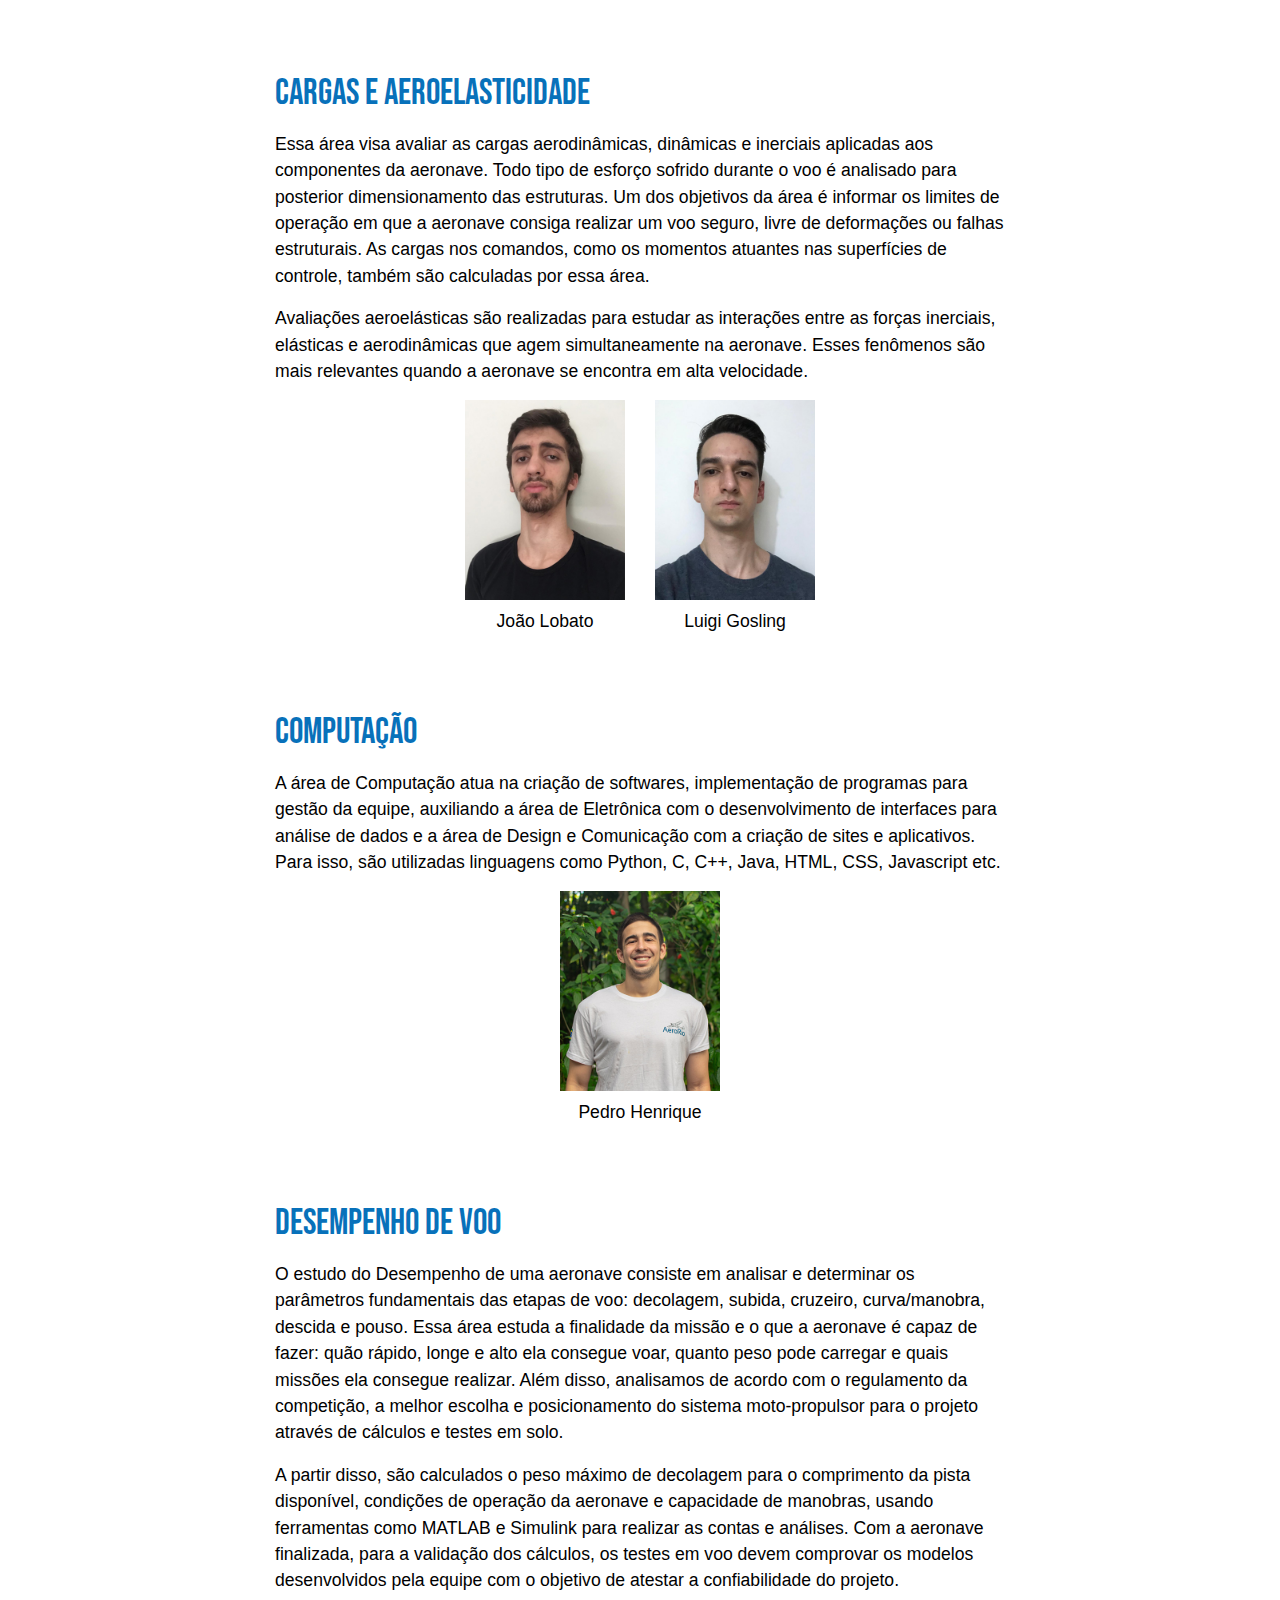
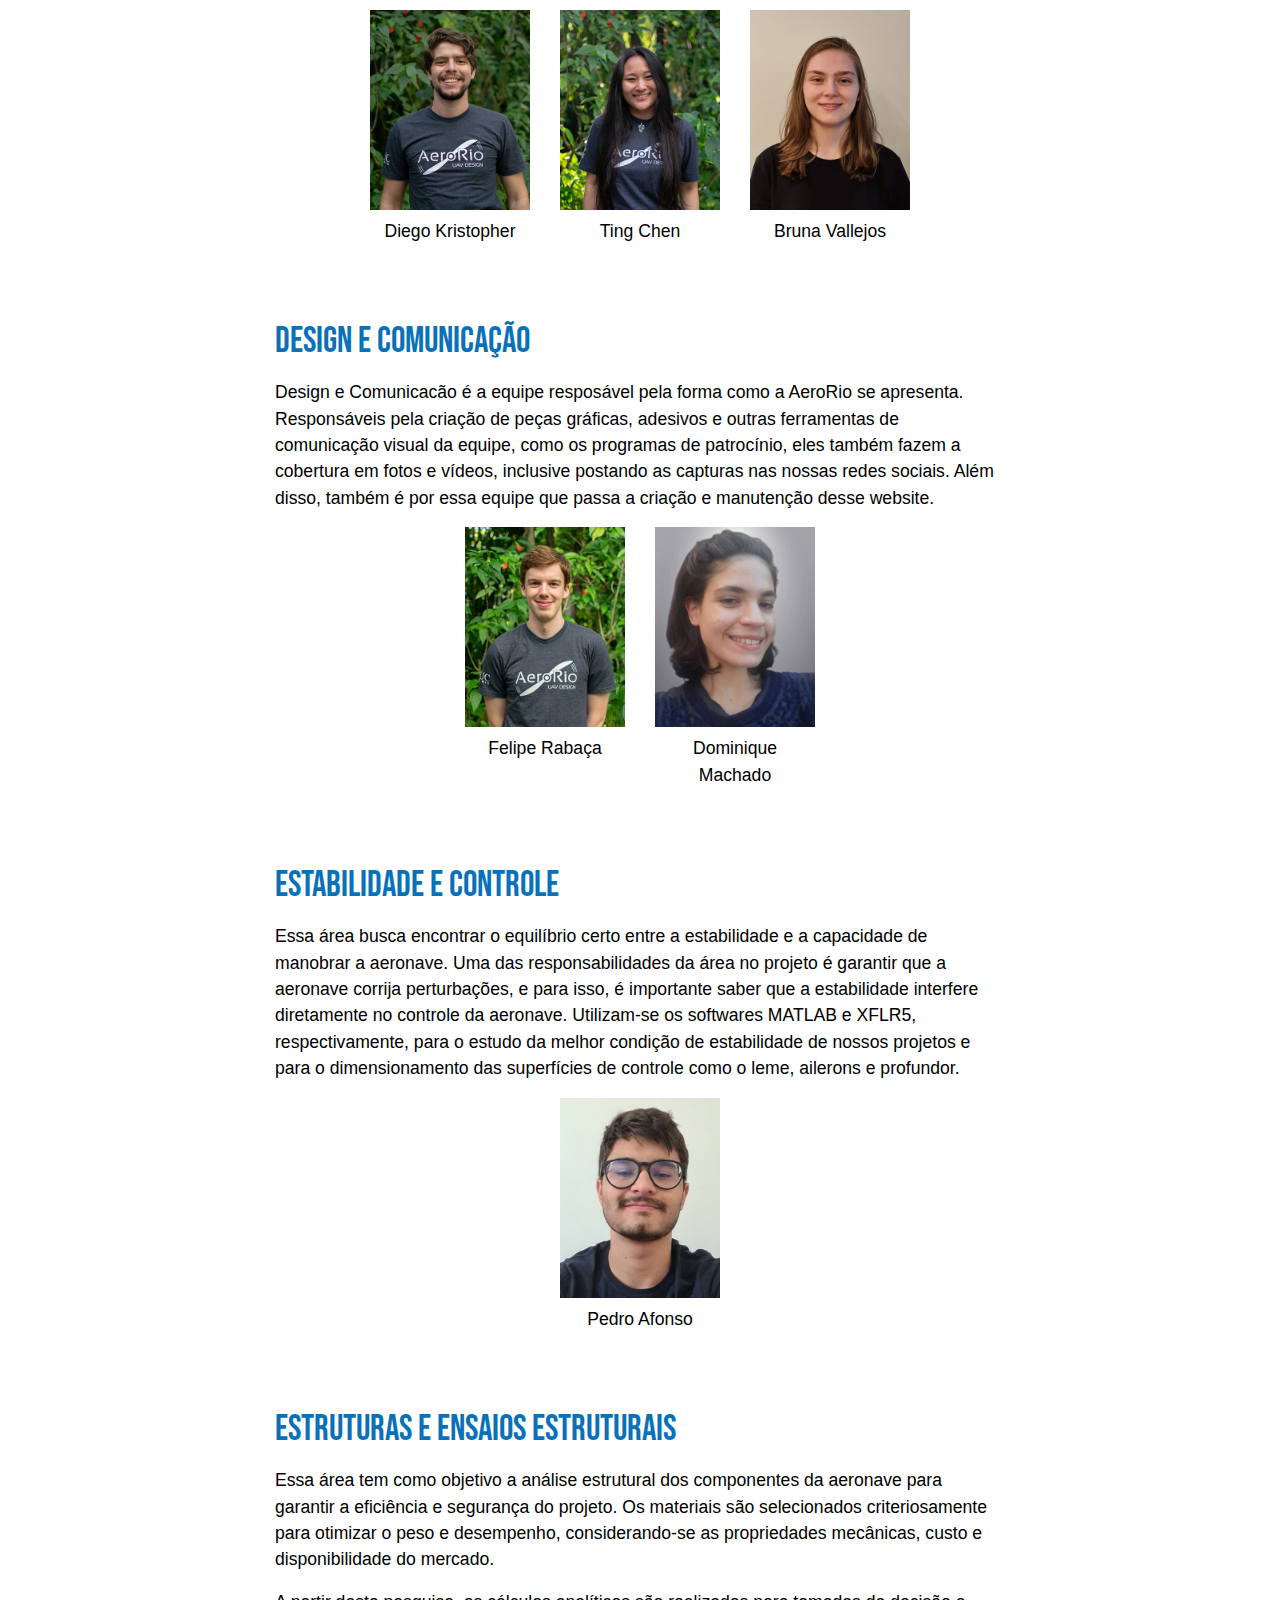
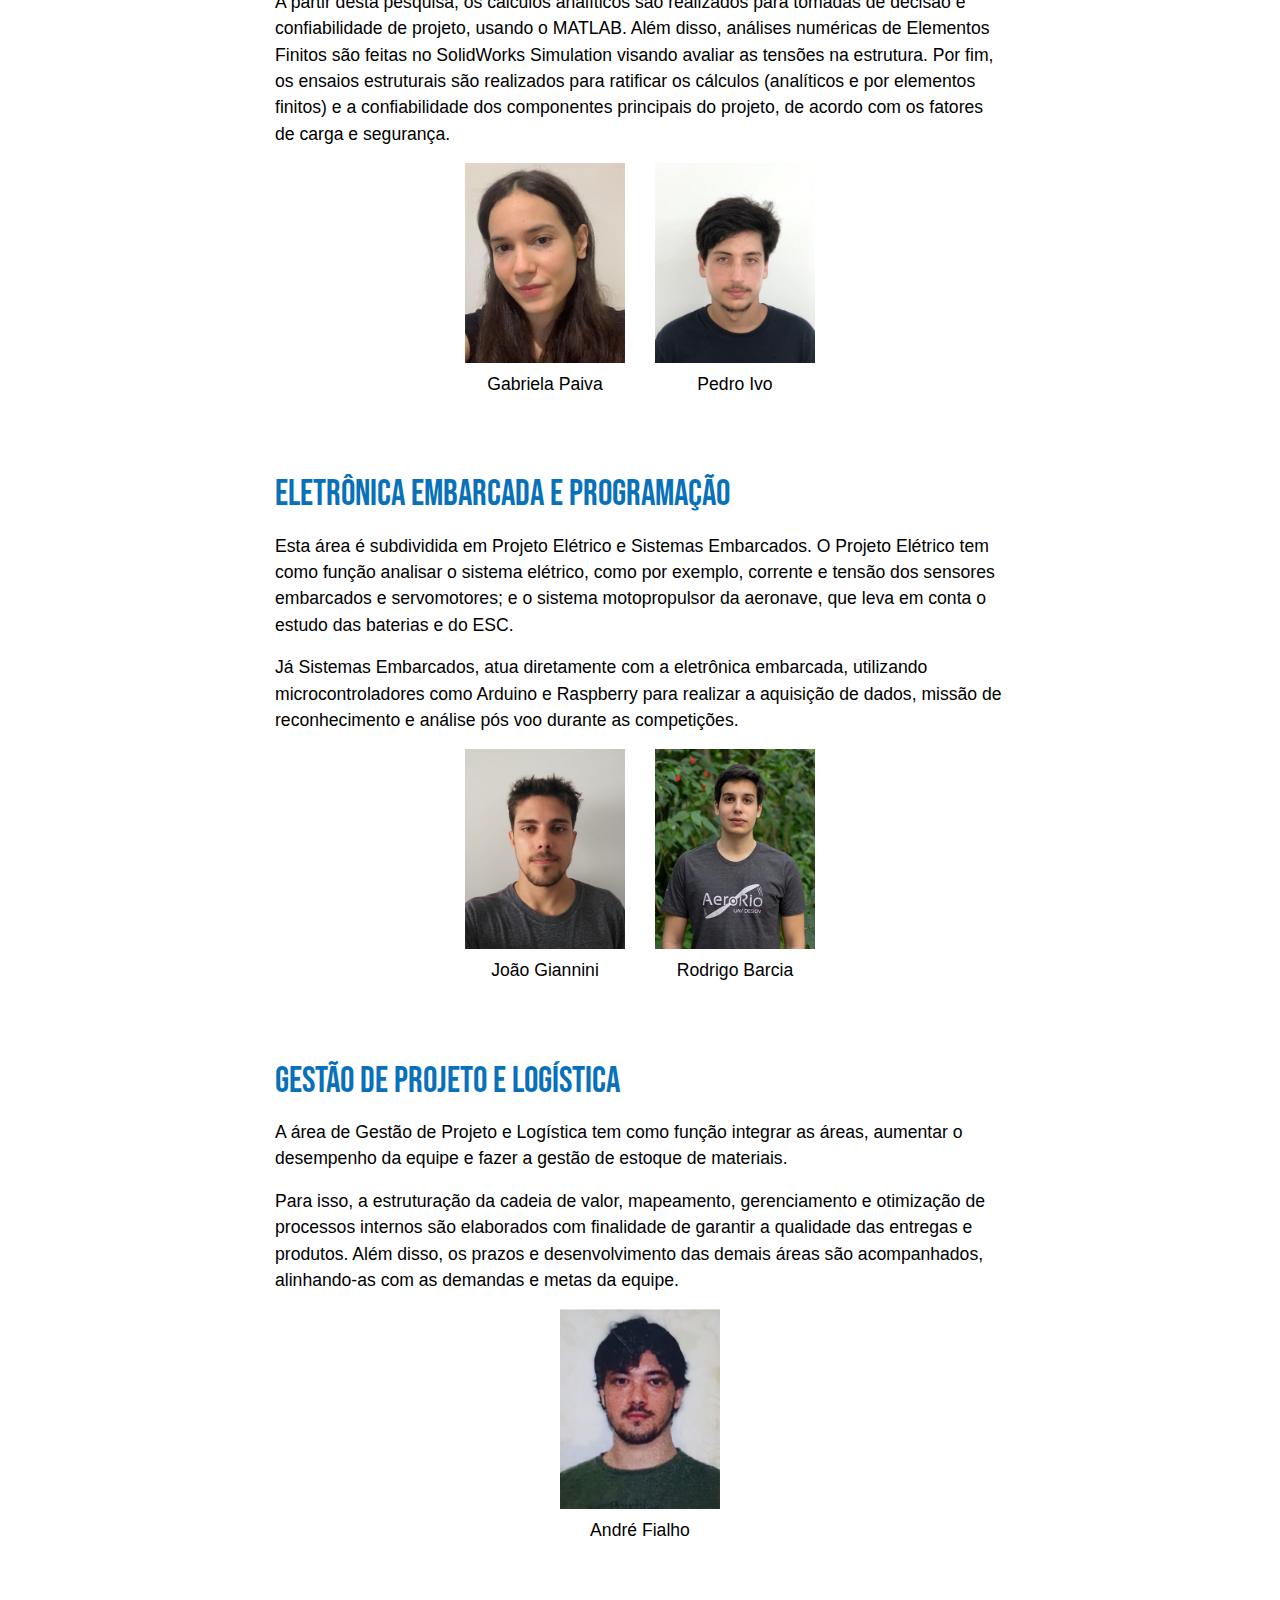
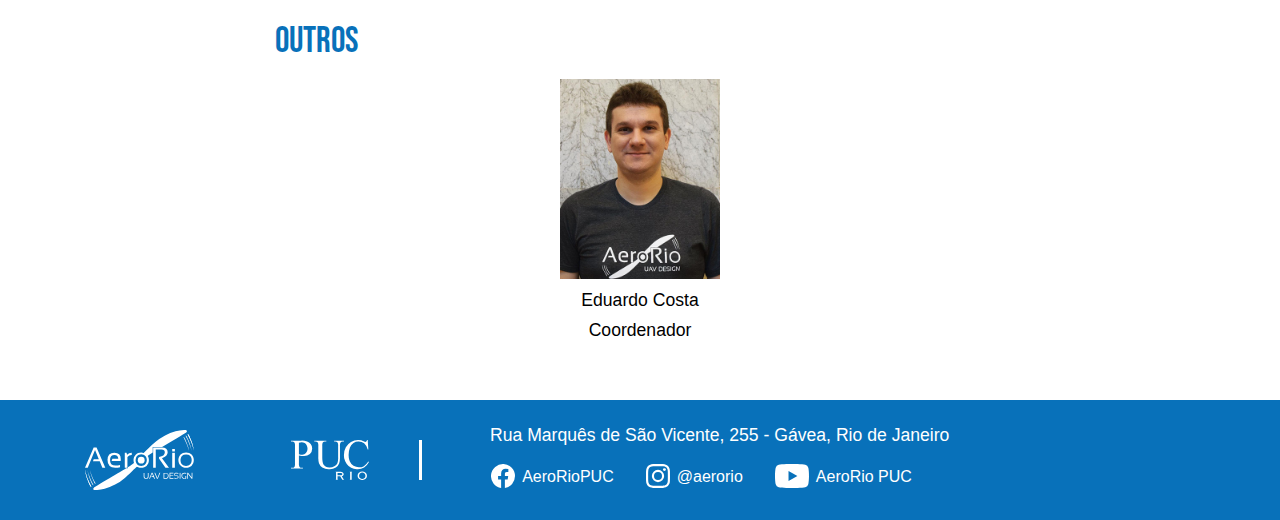
<file: equipe.html>
<!doctype html>
<html lang="en">
    <head>
        <!-- Required meta tags -->
        <meta charset="utf-8">
        <meta name="viewport" content="width=device-width, initial-scale=1, shrink-to-fit=no">

        <!-- Bootstrap CSS -->
        <link rel="stylesheet" href="css/bootstrap.css">
        <link href="https://fonts.googleapis.com/css?family=Bebas+Neue&display=swap" rel="stylesheet"> 
        <link rel="stylesheet" href="css/index.css">

        <title>Membros da equipe - AeroRio</title>
        
        <!-- Favicon para todas plataformas -->
        <link rel="apple-touch-icon-precomposed" sizes="144x144" href="img/favicon/apple-touch-icon-144x144.png" />
        <link rel="apple-touch-icon-precomposed" sizes="152x152" href="img/favicon/apple-touch-icon-152x152.png" />
        <link rel="icon" type="image/png" href="img/favicon/favicon-32x32.png" sizes="32x32" />
        <link rel="icon" type="image/png" href="img/favicon/favicon-16x16.png" sizes="16x16" />
        <meta name="application-name" content="AeroRio"/>
        <meta name="msapplication-TileColor" content="#0070BA" />
        <meta name="msapplication-TileImage" content="img/favicon/mstile-144x144.png" />
    </head>
    
    <body>
        <main>
            <div class="container">
        
                <header>
                    <!-- ----------- Menu ----------- -->
                    <section class="row">
                        <div class="col-md-12">
                            <nav class="navbar navbar-expand-lg navbar-light menu">
                                <a class="navbar-brand" href="index.html"><img class="logo_aero" src="img/logo_cor.svg" alt="Logo da AeroRio"></a>
                                <button class="navbar-toggler" type="button" data-toggle="collapse" data-target="#navbarNav" aria-controls="navbarNav" aria-expanded="false" aria-label="Toggle navigation">
                                    <span class="navbar-toggler-icon"></span>
                                </button>
                                <div class="collapse navbar-collapse ul justify-content-end" id="navbarNav">
                                    <ul class="navbar-nav">
                                        <li class="nav-item">
                                            <a class="nav-link item" href="historia.html">História</a>
                                        </li>
                                        <li class="nav-item">
                                            <a class="nav-link item" href="avioes.html">Aviões</a>
                                        </li>
                                        <li class="nav-item">
                                            <a class="nav-link item" href="multirotores.html">Multirotores</a>
                                        </li>
                                        <li class="nav-item">
                                            <a class="nav-link item" href="equipe.html">Equipe</a>
                                        </li>
                                        <li class="nav-item">
                                            <a class="nav-link item ultimo_menu" href="patrocinadores.html">Patrocínios</a>
                                        </li>
                                    </ul>
                                </div>
                            </nav>
                        </div>
                    </section>

                </header>

                <!-- ----------- Banner ----------- -->
                <section class="row">
                    <div class="col-12">

                        <img src="img/destaque_equipe.jpg" class="img-fluid" alt="Foto da equipe segurando o avião após o fim da competição.">

                    </div>
                </section>

                <!-- ----------- Título ----------- -->
                <section class="row">
                    <div class="col-8 col-lg-12 padding_right">

                        <h1 class="titulo_pag">Membros da equipe</h1>

                    </div>

                    <div class="col-4 d-lg-none padding_left alinha">
                        <div class="dropdown menu_anos">
                            <button class="btn botao btn-secondary dropdown-toggle" type="button" id="dropdownMenuButton" data-toggle="dropdown" aria-haspopup="true" aria-expanded="false">
                            Áreas
                            </button>
                            <div class="dropdown-menu" aria-labelledby="dropdownMenuButton">
                                <a class="dropdown-item" href="#aerodinamica">Aerodinâmica</a>
                                <a class="dropdown-item" href="#cad">CAD</a>
                                <a class="dropdown-item" href="#cargas">Cargas</a>
                                <a class="dropdown-item" href="#computacao">Computação</a>
                                <a class="dropdown-item" href="#desempenho">Desempenho</a>
                                <a class="dropdown-item" href="#design">Design</a>
                                <a class="dropdown-item" href="#estabilidade">Estabilidade</a>
                                <a class="dropdown-item" href="#estruturas">Estruturas</a>
                                <a class="dropdown-item" href="#eletronica">Eletrônica</a>
                                <a class="dropdown-item" href="#gestao">Gestão</a>
                                <!--a class="dropdown-item" href="#imav">IMAV</a-->
                            </div>
                        </div>
                    </div>
                </section>
                
                
                <!-- ----------- Aerodinâmica ----------- -->

                <section class="row justify-content-center">
                    <div class="col-12 col-lg-8">
                        <h4 class="titulo_h4 primeiro_titulo" id="aerodinamica">Aerodinâmica e CFD</h4>
                        
                        <p>O objetivo dessa área é avaliar e analisar as relações que o ar, em movimento, tem com a aeronave. A aplicabilidade dessa área no projeto é evidente na escolha dos perfis aerodinâmicos que irão compor às superfícies sustentadoras, bem como sua geometria e dimensões.</p>
                        <p>Para isso, a equipe utiliza softwares voltados para análise e cálculo de coeficientes aerodinâmicos. Como exemplo podemos citar o XFLR5 para as análises iniciais e o XFlow para análises em CFD ("Computacional Fluid Dynamics").</p>
                    </div>
                </section>
                
                <!-- Início da linha de fotos - iniciar de copiar aqui para adicionar nova linha de fotos --> 
                <section class="row scrolling-wrapper">
                    
                    <!-- Início de UMA FOTO -  copiar a partir daqui para adicionar nova foto com nome -->
                    <div class="card col-5 col-md-3 col-lg-2">
                    
                        <img src="img/equipe/eq_catharina_melo.jpg" alt="Catharina usando camisa da AeroRio" class="img-fluid">
                        <p class="text-center eq_nome">Catharina Melo</p>

                    </div>
                    <!-- Fim de UMA FOTO -  copiar até aqui para adicionar nova foto com nome -->
                    
                    <div class="card col-5 col-md-3 col-lg-2">
                    
                        <img src="img/equipe/eq_amanda_blanco.jpg" alt="Amanda usando camisa da AeroRio" class="img-fluid">
                        <p class="text-center eq_nome">Amanda Blanco</p>
                        
                    </div>
                    
                    <div class="card col-5 col-md-3 col-lg-2">
                    
                        <img src="img/equipe/eq_enzo_petersen.jpg" alt="Enzo usando camisa da AeroRio" class="img-fluid">
                        <p class="text-center eq_nome">Enzo Petersen</p>
                        
                    </div>
                </section>
                <!-- Fim da linha de fotos - terminar de copiar aqui para adicionar nova linha de fotos -->
                
                
                <!-- ----------- CAD ----------- -->

                <section class="row justify-content-center">
                    <div class="col-12 col-lg-8">
                        <h4 class="titulo_h4" id="cad">CAD</h4>
                        
                        <p>A área de CAD trabalha com a modelagem e simulação dos componentes do avião através do software SolidWorks. A modelagem auxilia no desenvolvimento dos sistemas mecânicos, analisando, por exemplo, o peso das peças, que é de grande importância para o projeto. Já as simulações permitem analisar as estruturas da aeronave, estudando fatores como resistência mecânica e vibração. Além disso, os renders utilizados nos relatórios e as plantas 2D da modelagem para competição são realizados nesse programa.</p>
                    </div>
                </section>
                
                <section class="row scrolling-wrapper">
                    <div class="card col-5 col-md-3 col-lg-2">
                    
                        <img src="img/equipe/eq_rodrigo_fucci.jpg" alt="Rodrigo usando camisa da AeroRio" class="img-fluid">
                        <p class="text-center eq_nome">Rodrigo Fucci</p>
                        
                    </div>
                    
                    <!--div class="card col-5 col-md-3 col-lg-2">
                    
                        <img src="img/equipe/eq_luisa_leao.jpg" alt="Luísa usando camisa da AeroRio" class="img-fluid">
                        <p class="text-center eq_nome">Luísa Leão</p>
                        
                    </div>
                    
                    <div class="card col-5 col-md-3 col-lg-2">
                    
                        <img src="img/equipe/eq_marcos_caldas.jpg" alt="Marcos usando camisa da AeroRio" class="img-fluid">
                        <p class="text-center eq_nome">Marcos Caldas</p>
                        
                    </div-->
                    
                </section>
                
                
                <!-- ----------- Cargas ----------- -->

                <section class="row justify-content-center">
                    <div class="col-12 col-lg-8">
                        <h4 class="titulo_h4" id="cargas">Cargas e Aeroelasticidade</h4>
                        
                        <p>Essa área visa avaliar as cargas aerodinâmicas, dinâmicas e inerciais aplicadas aos componentes da aeronave. Todo tipo de esforço sofrido durante o voo é analisado para posterior dimensionamento das estruturas. Um dos objetivos da área é informar os limites de operação em que a aeronave consiga realizar um voo seguro, livre de deformações ou falhas estruturais. As cargas nos comandos, como os momentos atuantes nas superfícies de controle, também são calculadas por essa área.</p>
                        <p>Avaliações aeroelásticas são realizadas para estudar as interações entre as forças inerciais, elásticas e aerodinâmicas que agem simultaneamente na aeronave. Esses fenômenos são mais relevantes quando a aeronave se encontra em alta velocidade.</p>
                    </div>
                </section>
                
                <section class="row scrolling-wrapper">
                    <div class="card col-5 col-md-3 col-lg-2">
                    
                        <img src="img/equipe/eq_joao_lobato.jpg" alt="João usando camisa da AeroRio" class="img-fluid">
                        <p class="text-center eq_nome">João Lobato</p>
                        
                    </div>
                    
                    <div class="card col-5 col-md-3 col-lg-2">
                    
                        <img src="img/equipe/eq_luigi_gosling.jpg" alt="Luigi usando camisa da AeroRio" class="img-fluid">
                        <p class="text-center eq_nome">Luigi Gosling</p>
                        
                    </div>
                    
                </section>
                
                
                <!-- ----------- Computação ----------- -->

                <section class="row justify-content-center">
                    <div class="col-12 col-lg-8">
                        <h4 class="titulo_h4" id="computacao">Computação</h4>
                        
                        <p>A área de Computação atua na criação de softwares, implementação de programas para gestão da equipe, auxiliando a área de Eletrônica com o desenvolvimento de interfaces para análise de dados e a área de Design e Comunicação com a criação de sites e aplicativos. Para isso, são utilizadas linguagens como Python, C, C++, Java, HTML, CSS, Javascript etc.</p>
                    </div>
                </section>
                
                <section class="row scrolling-wrapper">
                    <div class="card col-5 col-md-3 col-lg-2">
                    
                        <img src="img/equipe/eq_pedro_henrique.jpg" alt="Pedro Henrique usando camisa da AeroRio" class="img-fluid">
                        <p class="text-center eq_nome">Pedro Henrique</p>
                        
                    </div>
                    
                </section>
             
                
                <!-- ----------- Desempenho ----------- -->

                <section class="row justify-content-center">
                    <div class="col-12 col-lg-8">
                        <h4 class="titulo_h4" id="desempenho">Desempenho de Voo</h4>
                        
                        <p>O estudo do Desempenho de uma aeronave consiste em analisar e determinar os parâmetros fundamentais das etapas de voo: decolagem, subida, cruzeiro, curva/manobra, descida e pouso. Essa área estuda a finalidade da missão e o que a aeronave é capaz de fazer: quão rápido, longe e alto ela consegue voar, quanto peso pode carregar e quais missões ela consegue realizar. Além disso, analisamos de acordo com o regulamento da competição, a melhor escolha e posicionamento do sistema moto-propulsor para o projeto através de cálculos e testes em solo. </p>
                        <p>A partir disso, são calculados o peso máximo de decolagem para o comprimento da pista disponível, condições de operação da aeronave e capacidade de manobras, usando ferramentas como MATLAB e Simulink para realizar as contas e análises. Com a aeronave finalizada, para a validação dos cálculos, os testes em voo devem comprovar os modelos desenvolvidos pela equipe com o objetivo de atestar a confiabilidade do projeto.</p>
                    </div>
                </section>
                
                <section class="row scrolling-wrapper">
                    <div class="card col-5 col-md-3 col-lg-2">
                    
                        <img src="img/equipe/eq_diego_kristopher.jpg" alt="Diego usando camisa da AeroRio" class="img-fluid">
                        <p class="text-center eq_nome">Diego Kristopher</p>
                        
                    </div>
                    
                    <div class="card col-5 col-md-3 col-lg-2">
                    
                        <img src="img/equipe/eq_ting_chen.jpg" alt="Ting usando camisa da AeroRio" class="img-fluid">
                        <p class="text-center eq_nome">Ting Chen</p>
                        
                    </div>
                    
                    <div class="card col-5 col-md-3 col-lg-2">
                    
                        <img src="img/equipe/eq_bruna_vallejos.jpg" alt="Bruna usando camisa da AeroRio" class="img-fluid">
                        <p class="text-center eq_nome">Bruna Vallejos</p>
                        
                    </div>
                    
                </section>
                
                
                <!-- ----------- Design e Comunicação ----------- -->

                <section class="row justify-content-center">
                    <div class="col-12 col-lg-8">
                        <h4 class="titulo_h4" id="design">Design e Comunicação</h4>
                        
                        <p>Design e Comunicacão é a equipe resposável pela forma como a AeroRio se apresenta. Responsáveis pela criação de peças gráficas, adesivos e outras ferramentas de comunicação visual da equipe, como os programas de patrocínio, eles também fazem a cobertura em fotos e vídeos, inclusive postando as capturas nas nossas redes sociais. Além disso, também é por essa equipe que passa a criação e manutenção desse website.</p>
                    </div>
                </section>
                
                <section class="row scrolling-wrapper">
                                        
                    <div class="card col-5 col-md-3 col-lg-2">
                    
                        <img src="img/equipe/eq_felipe_rabaca.jpg" alt="Felipe usando camisa da AeroRio" class="img-fluid">
                        <p class="text-center eq_nome">Felipe Rabaça</p>
                        
                    </div>
                    
                    <div class="card col-5 col-md-3 col-lg-2">
                    
                        <img src="img/equipe/eq_dominique_machado.jpg" alt="Dominique usando camisa da AeroRio" class="img-fluid">
                        <p class="text-center eq_nome">Dominique Machado</p>
                        
                    </div>
                    
                </section>
                
                <!-- ----------- Estabilidade e Controle ----------- -->

                <section class="row justify-content-center">
                    <div class="col-12 col-lg-8">
                        <h4 class="titulo_h4" id="estabilidade">Estabilidade e Controle</h4>
                        
                        <p>Essa área busca encontrar o equilíbrio certo entre a estabilidade e a capacidade de      manobrar a aeronave. Uma das responsabilidades da área no projeto é garantir que a aeronave corrija perturbações, e para isso, é importante saber que a estabilidade interfere diretamente no controle da aeronave. Utilizam-se os softwares MATLAB e XFLR5, respectivamente, para o estudo da melhor condição de estabilidade de nossos projetos e para o dimensionamento das superfícies de controle como o leme, ailerons e profundor.</p>
                    </div>
                </section>
                
                <section class="row scrolling-wrapper">
                    <div class="card col-5 col-md-3 col-lg-2">
                    
                        <img src="img/equipe/eq_pedro_afonso.jpg" alt="Pedro usando camisa da AeroRio" class="img-fluid">
                        <p class="text-center eq_nome">Pedro Afonso</p>
                        
                    </div>
                    
                    <!--div class="card col-5 col-md-3 col-lg-2">
                    
                        <img src="img/equipe/eq_matheus_monnerat.jpg" alt="Larissa usando camisa da AeroRio" class="img-fluid">
                        <p class="text-center eq_nome">Larisa Figueiredo</p>
                        
                    </div>
                    
                    <div class="card col-5 col-md-3 col-lg-2">
                    
                        <img src="img/equipe/eq_thiago_costa.jpg" alt="Thiago usando camisa da AeroRio" class="img-fluid">
                        <p class="text-center eq_nome">Thiago Costa</p>
                        
                    </div-->
                    
                </section>
                
                
                <!-- ----------- Estruturas ----------- -->

                <section class="row justify-content-center">
                    <div class="col-12 col-lg-8">
                        <h4 class="titulo_h4" id="estruturas">Estruturas e Ensaios Estruturais</h4>
                        
                        <p>Essa área tem como objetivo a análise estrutural dos componentes da aeronave para garantir a eficiência e segurança do projeto. Os materiais são selecionados criteriosamente para otimizar o peso e desempenho, considerando-se as propriedades mecânicas, custo e disponibilidade do mercado.</p>
                        <p>A partir desta pesquisa, os cálculos analíticos são realizados para tomadas de decisão e confiabilidade de projeto, usando o MATLAB. Além disso, análises numéricas de Elementos Finitos são feitas no SolidWorks Simulation visando avaliar as tensões na estrutura. Por fim, os ensaios estruturais são realizados para ratificar os cálculos (analíticos e por elementos finitos) e a confiabilidade dos componentes principais do projeto, de acordo com os fatores de carga e segurança.</p>
                    </div>
                </section>
                
                <section class="row scrolling-wrapper">
                    <div class="card col-5 col-md-3 col-lg-2">
                    
                        <img src="img/equipe/eq_gabriela_paiva.jpg" alt="Gabriela usando camisa da AeroRio" class="img-fluid">
                        <p class="text-center eq_nome">Gabriela Paiva</p>
                        
                    </div>
                    
                    <div class="card col-5 col-md-3 col-lg-2">
                    
                        <img src="img/equipe/eq_pedro_ivo.jpg" alt="Pedro usando camisa da AeroRio" class="img-fluid">
                        <p class="text-center eq_nome">Pedro Ivo</p>
                        
                    </div>
                    
                                        
                </section>
                
                <!-- ----------- Eletrônica ----------- -->

                <section class="row justify-content-center">
                    <div class="col-12 col-lg-8">
                        <h4 class="titulo_h4" id="eletronica">Eletrônica Embarcada e Programação</h4>
                        
                        <p>Esta área é subdividida em Projeto Elétrico e Sistemas Embarcados. O Projeto Elétrico tem como função analisar o sistema elétrico, como por exemplo, corrente e tensão dos sensores embarcados e servomotores; e o sistema motopropulsor da aeronave, que leva em conta o estudo das baterias e do ESC.</p>
                        <p>Já Sistemas Embarcados, atua diretamente com a eletrônica embarcada, utilizando microcontroladores como Arduino e Raspberry para realizar a aquisição de dados, missão de reconhecimento e análise pós voo durante as competições.</p>
                    </div>
                </section>
                
                <section class="row scrolling-wrapper">
                    <div class="card col-5 col-md-3 col-lg-2">
                    
                        <img src="img/equipe/eq_joao_giannini.jpg" alt="João usando camisa da AeroRio" class="img-fluid">
                        <p class="text-center eq_nome">João Giannini</p>
                        
                    </div>
                    
                    <div class="card col-5 col-md-3 col-lg-2">
                    
                        <img src="img/equipe/eq_rodrigo_barcia.jpg" alt="Rodrigo usando camisa da AeroRio" class="img-fluid">
                        <p class="text-center eq_nome">Rodrigo Barcia</p>
                        
                    </div>
                    
                </section>
                
                
                <!-- ----------- Gestão e Integração ----------- -->

                <section class="row justify-content-center">
                    <div class="col-12 col-lg-8">
                        <h4 class="titulo_h4" id="gestao">Gestão de Projeto e Logística</h4>
                        
                        <p>A área de Gestão de Projeto e Logística tem como função integrar as áreas, aumentar o desempenho da equipe e fazer a gestão de estoque de materiais.</p>
                        <p>Para isso, a estruturação da cadeia de valor, mapeamento, gerenciamento e otimização de processos internos são elaborados com finalidade de garantir a qualidade das entregas e produtos. Além disso, os prazos e desenvolvimento das demais áreas são acompanhados, alinhando-as com as demandas e metas da equipe.</p>
                    </div>
                </section>
                
                <section class="row scrolling-wrapper">
                    <div class="card col-5 col-md-3 col-lg-2">
                    
                        <img src="img/equipe/eq_andre_fialho.jpg" alt="André usando camisa da AeroRio" class="img-fluid">
                        <p class="text-center eq_nome">André Fialho</p>
                        
                    </div>
                    
                    <!--div class="card col-5 col-md-3 col-lg-2">
                    
                        <img src="img/equipe/eq_isabela_monteiro.jpg" alt="Isabela usando camisa da AeroRio" class="img-fluid">
                        <p class="text-center eq_nome">Isabela Monteiro</p>
                        
                    </div-->
                    
                </section>
                
                <!-- ----------- IMAV ----------- -->

                <!--section class="row justify-content-center">
                    <div class="col-12 col-lg-8">
                        <h4 class="titulo_h4" id="imav">IMAV</h4>
                        

                    </div>
                </section>
                
                <section class="row scrolling-wrapper">
                    <div class="card col-5 col-md-3 col-lg-2">
                    
                        <img src="img/equipe/eq_fernanda_diehl.jpg" alt="Gabriel usando camisa da AeroRio" class="img-fluid">
                        <p class="text-center eq_nome eq_subcargo">Gabriel Vidigal</p>
                        <p class="text-center">Controle e Elétrica</p>
                        
                    </div>
                    
                    <div class="card col-5 col-md-3 col-lg-2">
                    
                        <img src="img/equipe/eq_isabela_monteiro.jpg" alt="Renan usando camisa da AeroRio" class="img-fluid">
                        <p class="text-center eq_nome eq_subcargo">Renan Viela</p>
                        <p class="text-center">Controle e Elétrica</p>
                        
                    </div>
                    
                    <div class="card col-5 col-md-3 col-lg-2">
                    
                        <img src="img/equipe/eq_fernanda_diehl.jpg" alt="Guilherme usando camisa da AeroRio" class="img-fluid">
                        <p class="text-center eq_nome eq_subcargo">Guilherme Eduardo</p>
                        <p class="text-center">Programação e Visão</p>
                        
                    </div>
                    
                    <div class="card col-5 col-md-3 col-lg-2">
                    
                        <img src="img/equipe/eq_isabela_monteiro.jpg" alt="Henrique usando camisa da AeroRio" class="img-fluid">
                        <p class="text-center eq_nome eq_subcargo">Henrique Saraiva</p>
                        <p class="text-center">Programação e Visão</p>
                        
                    </div>
                    
                </section-->
                
                
                <!-- ----------- Outros ----------- -->

                <section class="row justify-content-center">
                    <div class="col-12 col-lg-8">
                        <h4 class="titulo_h4" id="outros">Outros</h4>
                        

                    </div>
                </section>
                
                <section class="row scrolling-wrapper">
                    <!--div class="card col-5 col-md-3 col-lg-2">
                    
                        <img src="img/equipe/eq_pablo_milheiro.jpg" alt="Pablo usando camisa da AeroRio" class="img-fluid">
                        <p class="text-center eq_nome eq_subcargo">Pablo Milheiro</p>
                        <p class="text-center">Piloto</p>
                        
                    </div-->
                    
                    <div class="card col-5 col-md-3 col-lg-2">
                    
                        <img src="img/equipe/eq_eduardo_costa.jpg" alt="Eduardo usando camisa da AeroRio" class="img-fluid">
                        <p class="text-center eq_nome eq_subcargo">Eduardo Costa</p>
                        <p class="text-center">Coordenador</p>
                        
                    </div>
                    
                </section>
                
                
                
            </div>
            
            <!-- ----------- Footer ----------- -->
                <footer>

                   <section class="row rodape container alinha">
                        <div class="col-5 col-md-2 alinha">
                              <a class="navbar-brand margin-r-sm-zero" href="index.html"><img src="img/logo_branco.svg" class="logo_aero margin-r-sm-zero"></a>
                        </div>

                       <div class="col-7 col-md-2 alinha">
                            <nav class="navbar navbar-expand-lg navbar-light">
                              <a class="navbar-brand" href="http://www.puc-rio.br/index.html"><img src="img/puc_branco.svg" class="logo_puc"></a>
                            </nav>
                        </div>

                        <div class="col-12 col-md-8 alinha rodape_padding">

                            <div class="row">
                                <div class="col-md-12 endereco">
                                    <p>Rua Marquês de São Vicente, 255 - Gávea, Rio de Janeiro</p>

                                </div>
                            </div>

                            <div class="row">
                                <ul class="nav_footer nav  rodape_social">
                                      <li class="nav-item rodape_redes_sm">
                                        <p class="d-sm-none">Redes sociais:</p>
                                      </li>

                                      <li class="nav-item">
                                        <a class="nav-link" href="https://www.facebook.com/AeroRioPUC/"><img src="img/logo_facebook_branco.svg" class="social" alt="Logo do Facebook"><span class="d-none d-sm-inline">AeroRioPUC</span></a>
                                      </li>
                                      <li class="nav-item">
                                          <a class="nav-link" href="https://www.instagram.com/aerorio/"><img src="img/logo_instagram_branco.svg" class="social" alt="Logo do Instagram"><span class="d-none d-sm-inline">@aerorio</span></a>
                                      </li>
                                      <li class="nav-item">
                                          <a class="nav-link" href="https://www.youtube.com/channel/UCpUaPyujYn-n_-0CiJIilpQ"><img src="img/logo_youtube_branco.svg" class="social" alt="Logo do Instagram"><span class="d-none d-sm-inline">AeroRio PUC</span></a>
                                      </li>

                                </ul>
                            </div>

                        </div>
                    </section>

               </footer>


                <!-- Optional JavaScript -->
                <!-- jQuery first, then Popper.js, then Bootstrap JS -->
                <script src="https://code.jquery.com/jquery-3.4.1.slim.min.js" integrity="sha384-J6qa4849blE2+poT4WnyKhv5vZF5SrPo0iEjwBvKU7imGFAV0wwj1yYfoRSJoZ+n" crossorigin="anonymous"></script>
                <script src="https://cdn.jsdelivr.net/npm/popper.js@1.16.0/dist/umd/popper.min.js" integrity="sha384-Q6E9RHvbIyZFJoft+2mJbHaEWldlvI9IOYy5n3zV9zzTtmI3UksdQRVvoxMfooAo" crossorigin="anonymous"></script>
                <script src="https://stackpath.bootstrapcdn.com/bootstrap/4.4.1/js/bootstrap.min.js" integrity="sha384-wfSDF2E50Y2D1uUdj0O3uMBJnjuUD4Ih7YwaYd1iqfktj0Uod8GCExl3Og8ifwB6" crossorigin="anonymous"></script>
            
        </main>
    </body>
</html>
</file>
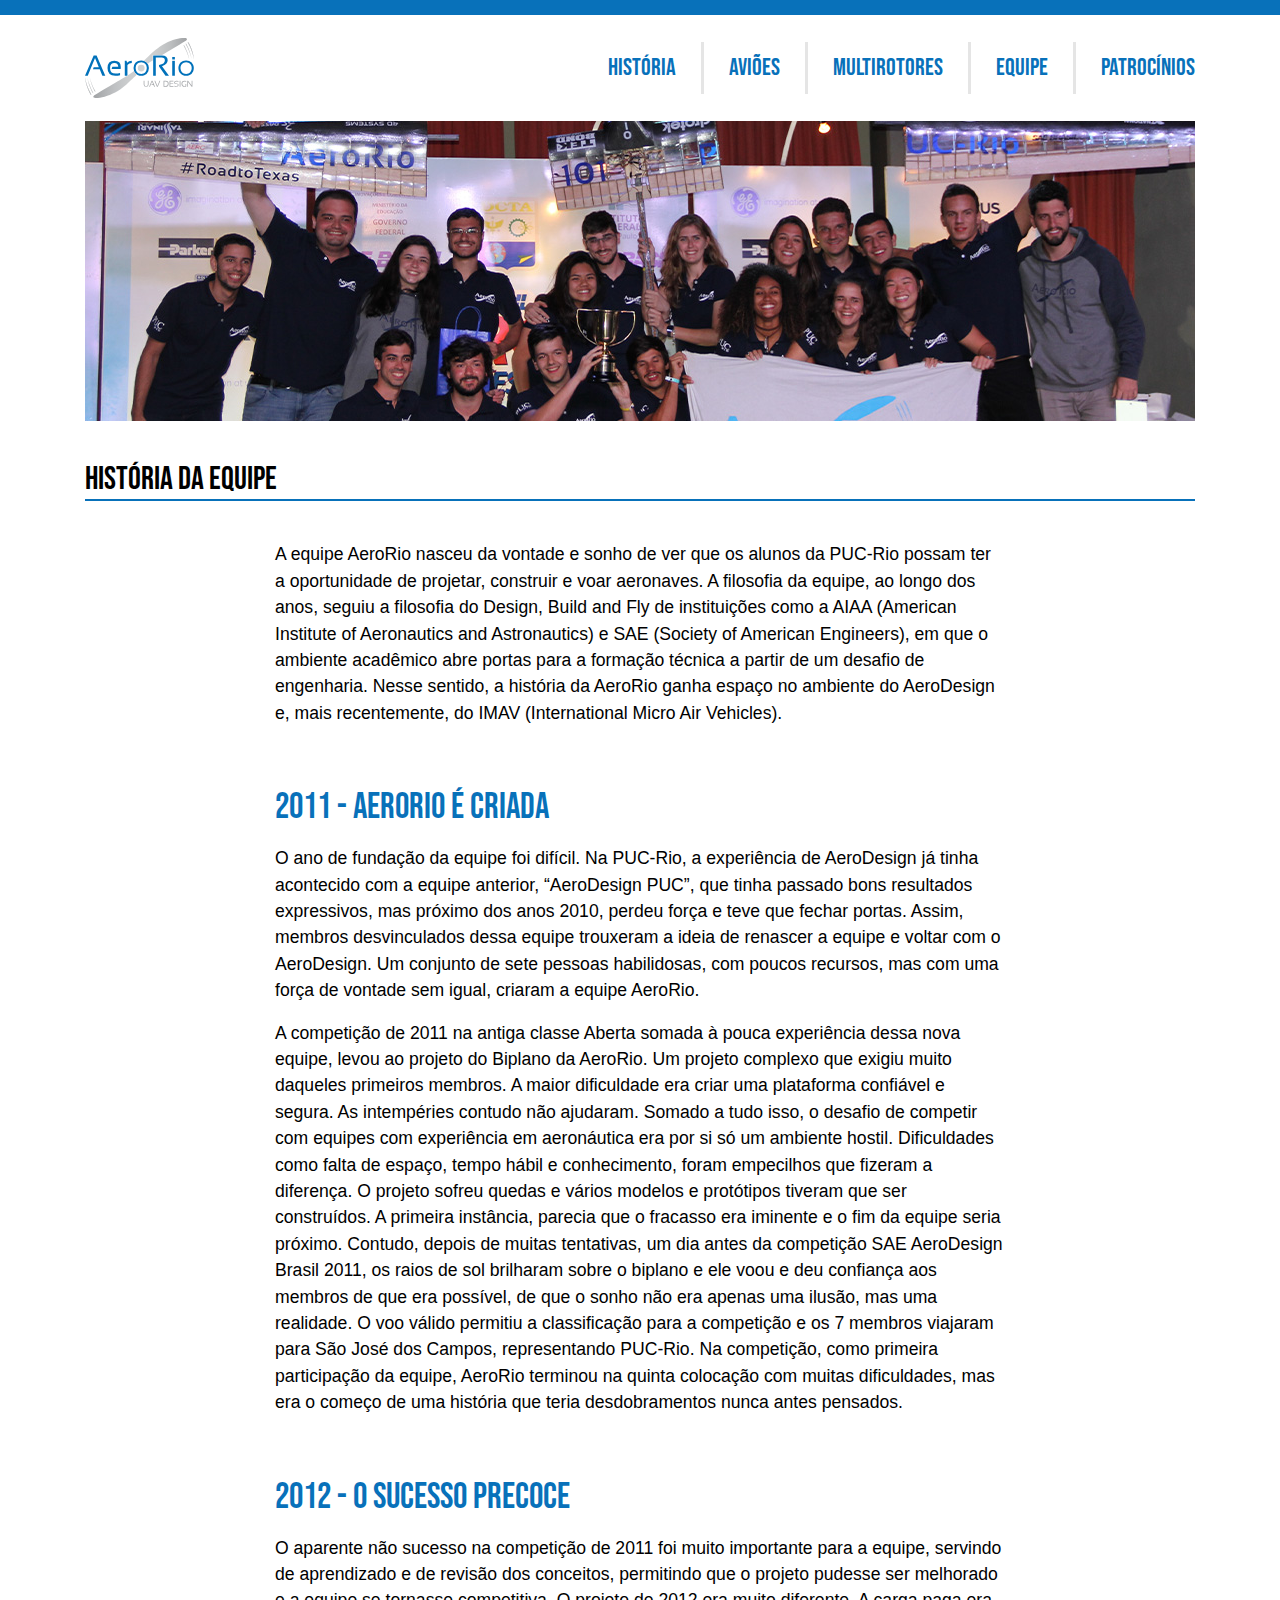
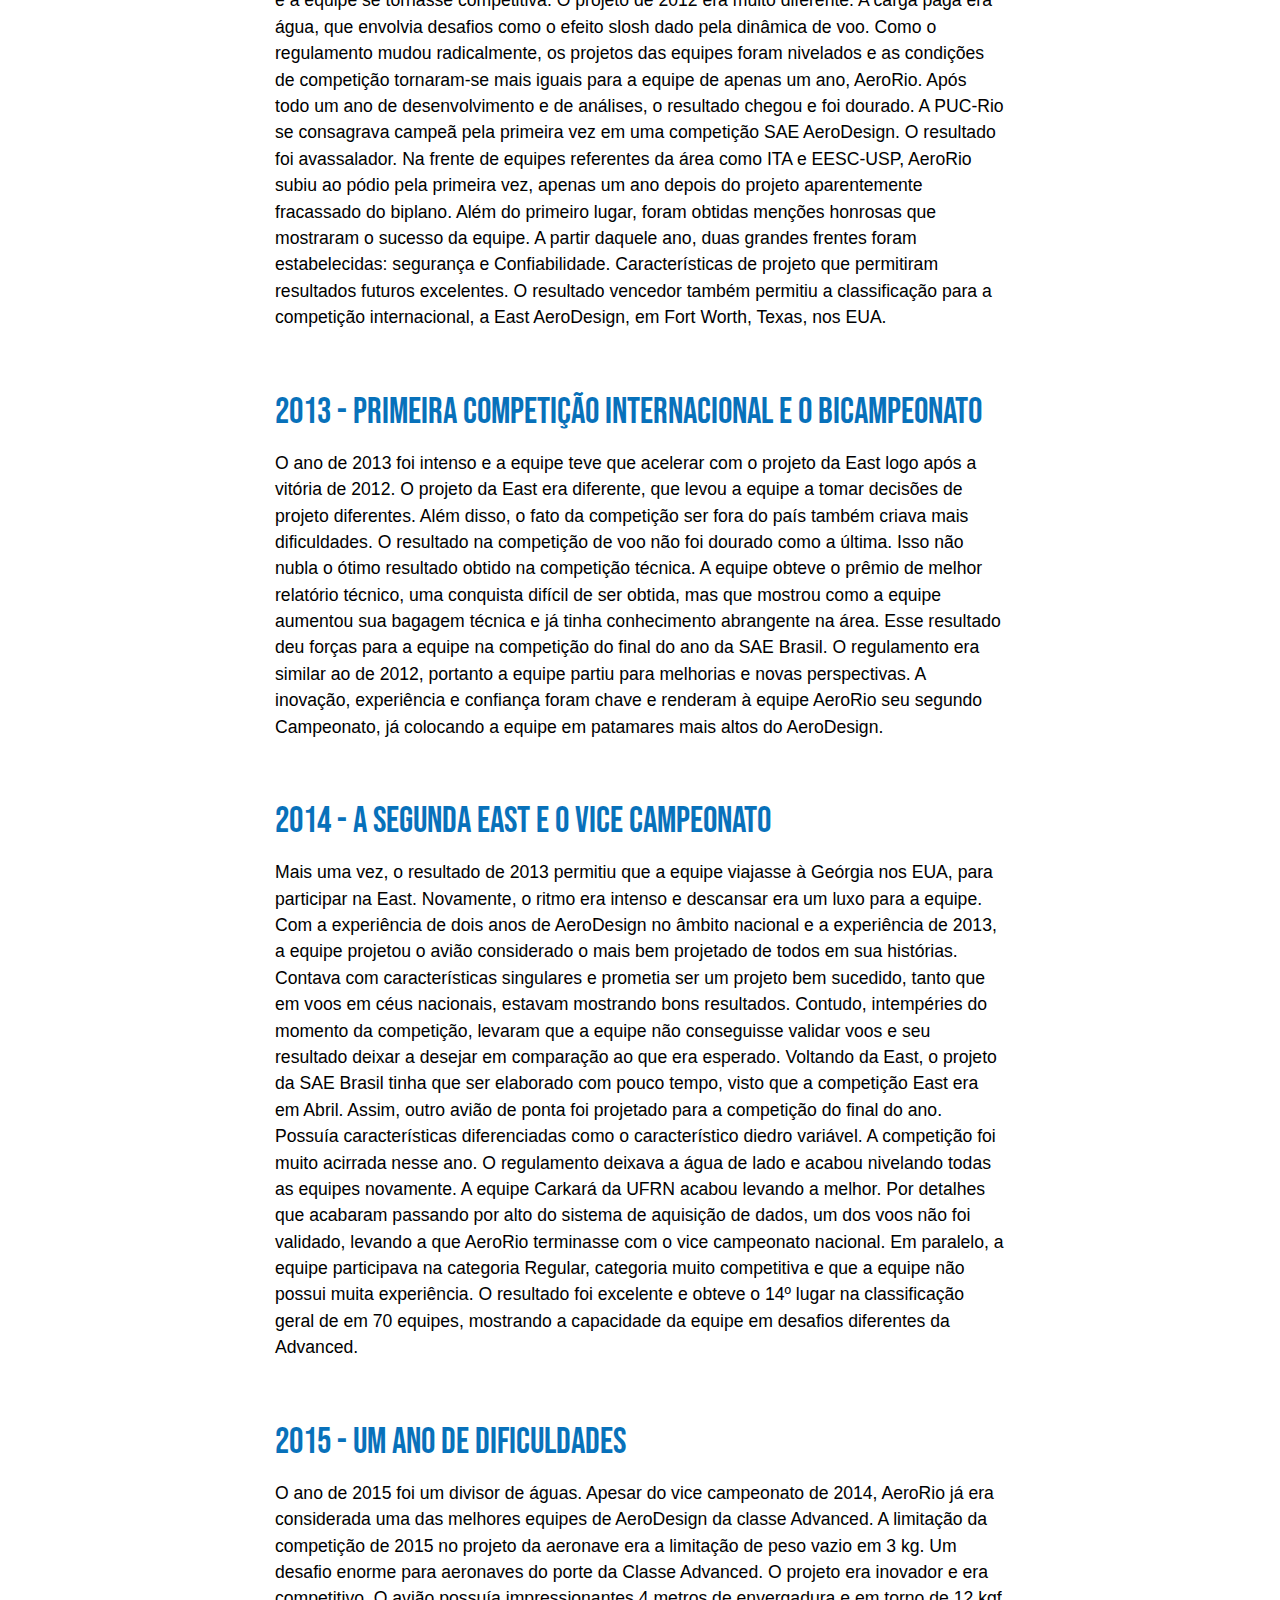
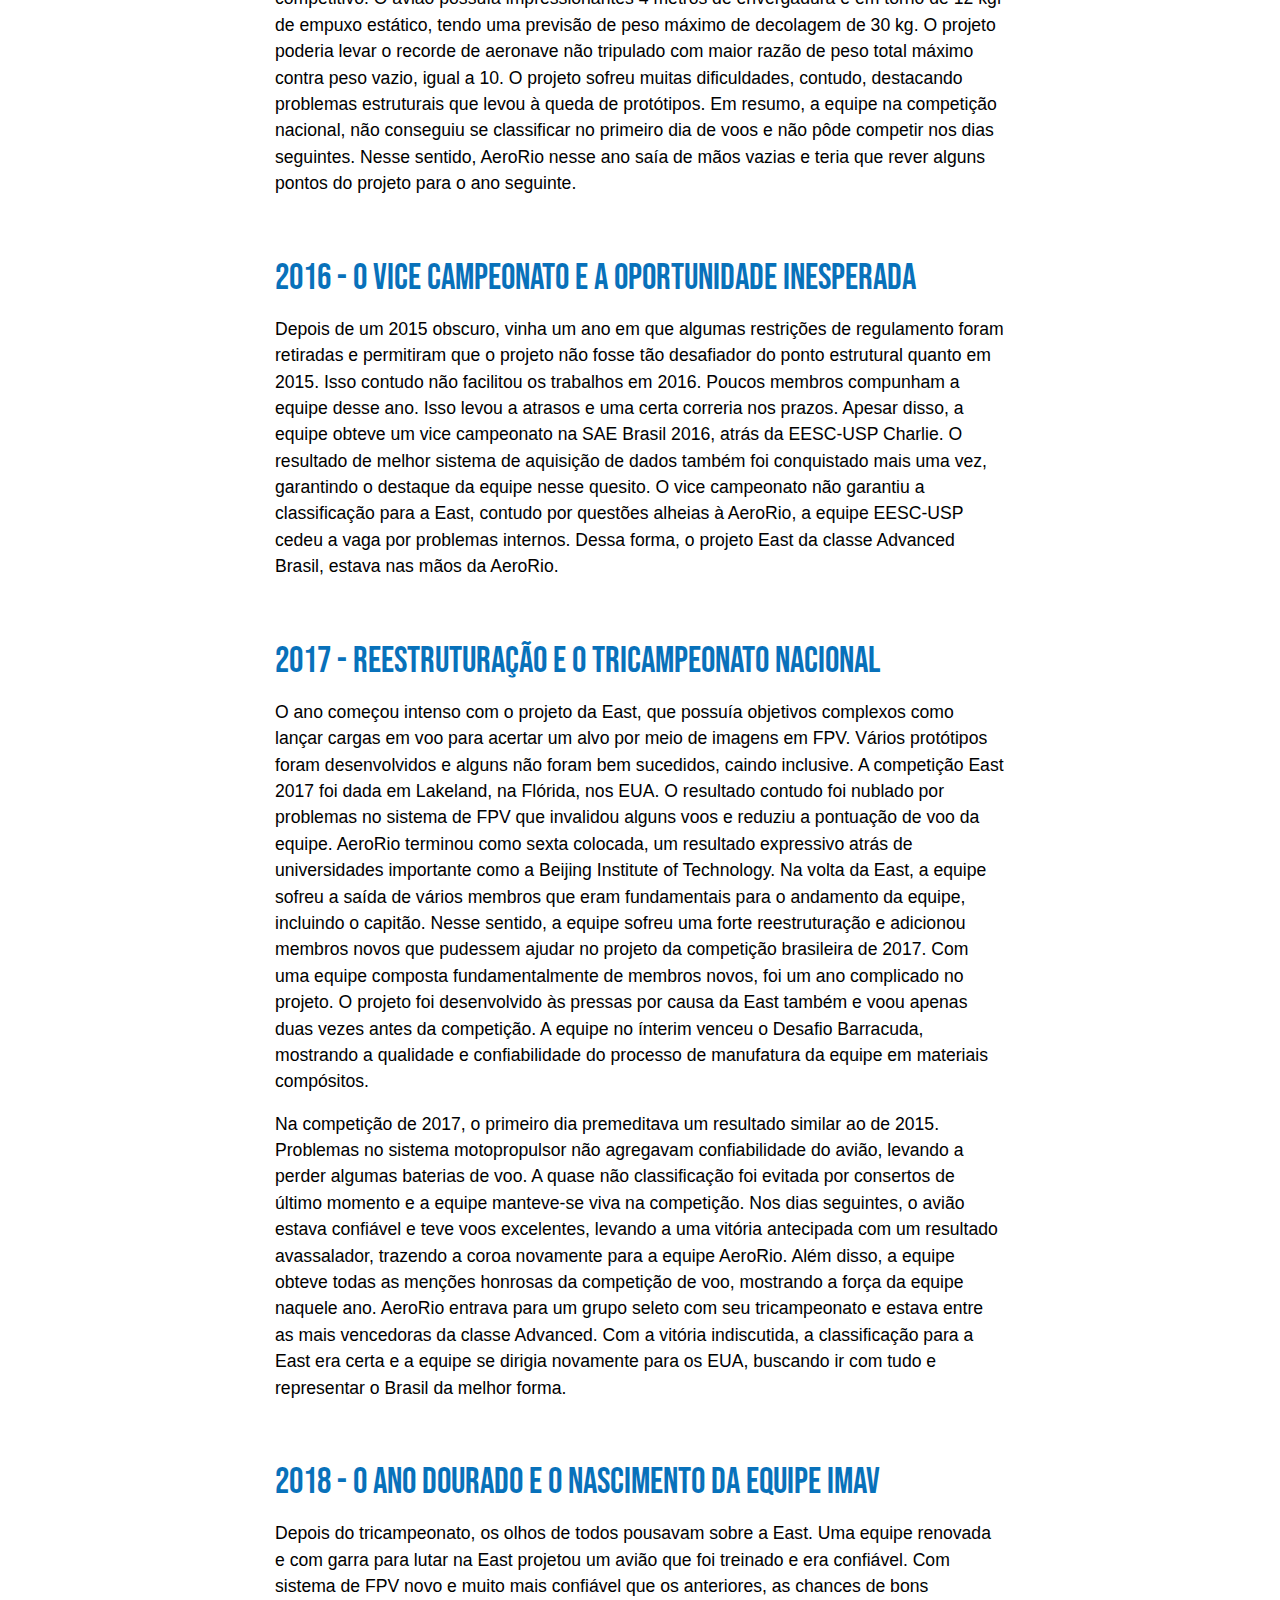
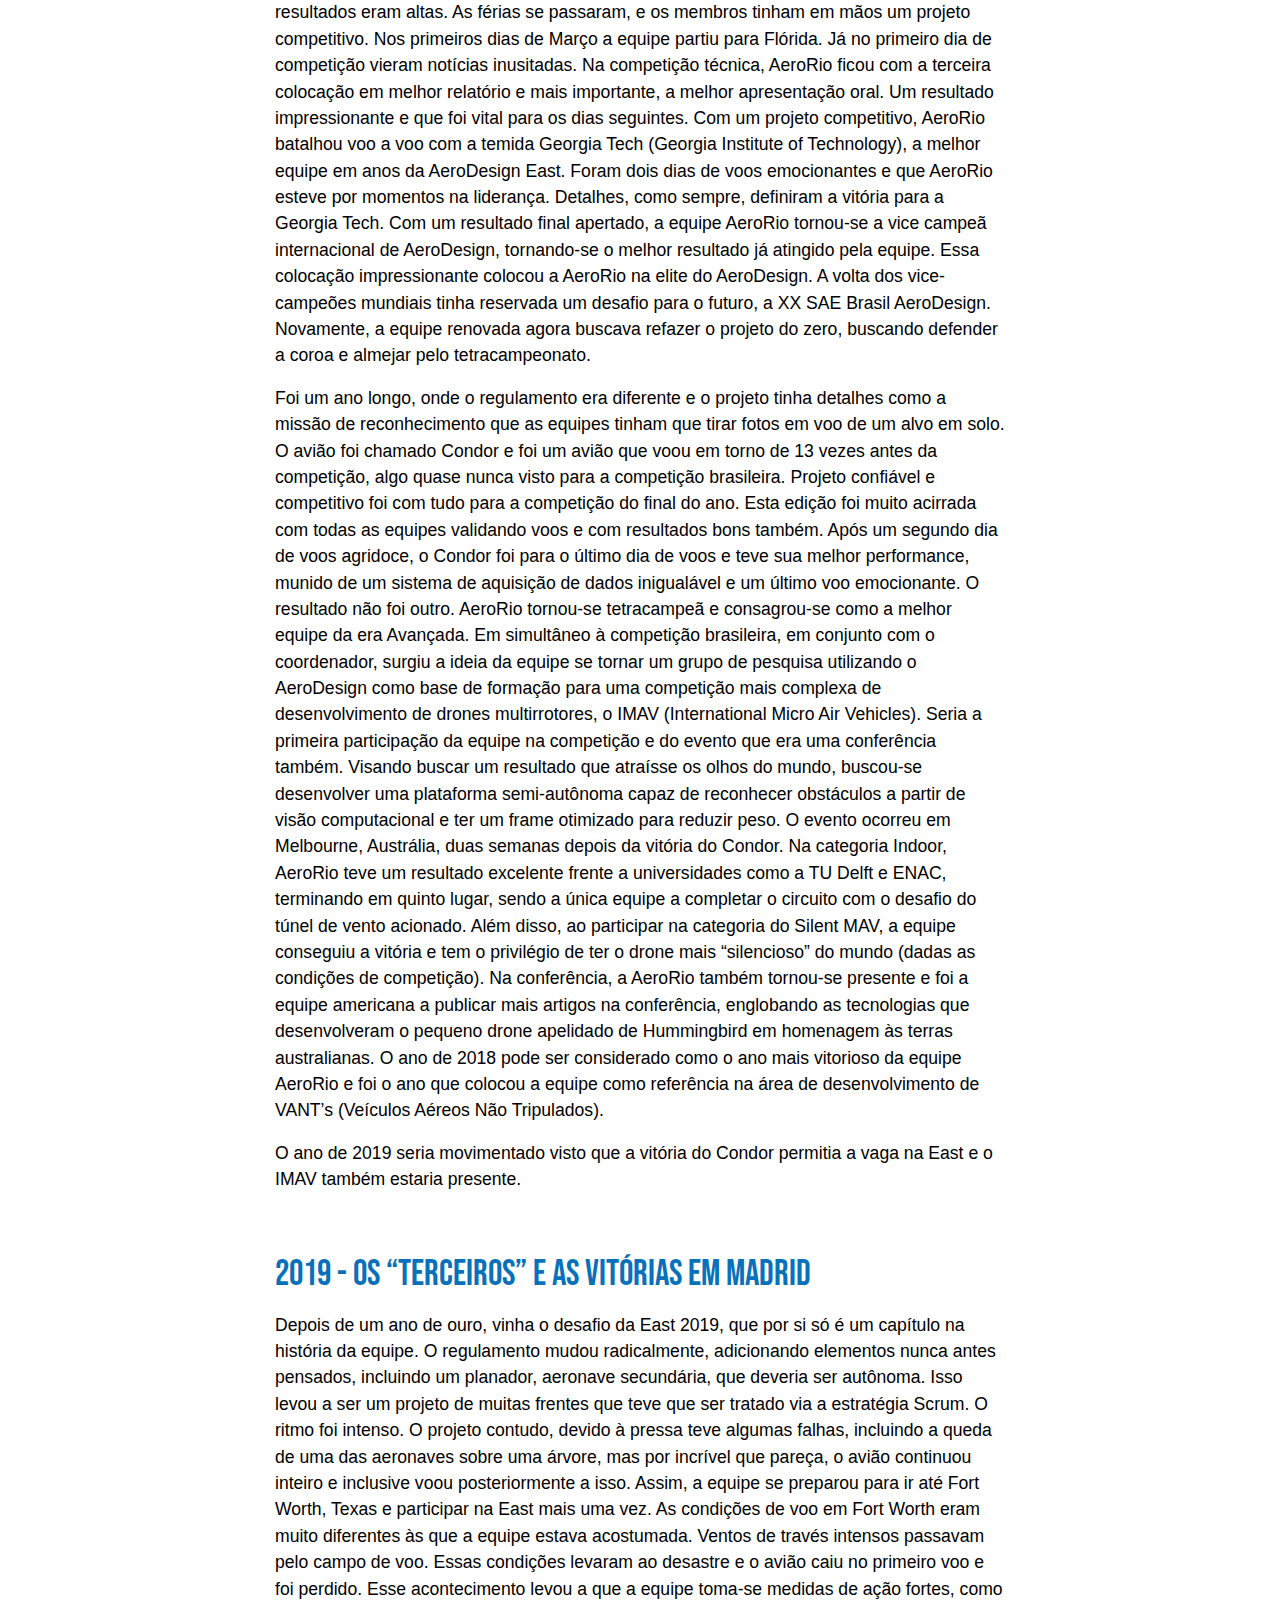
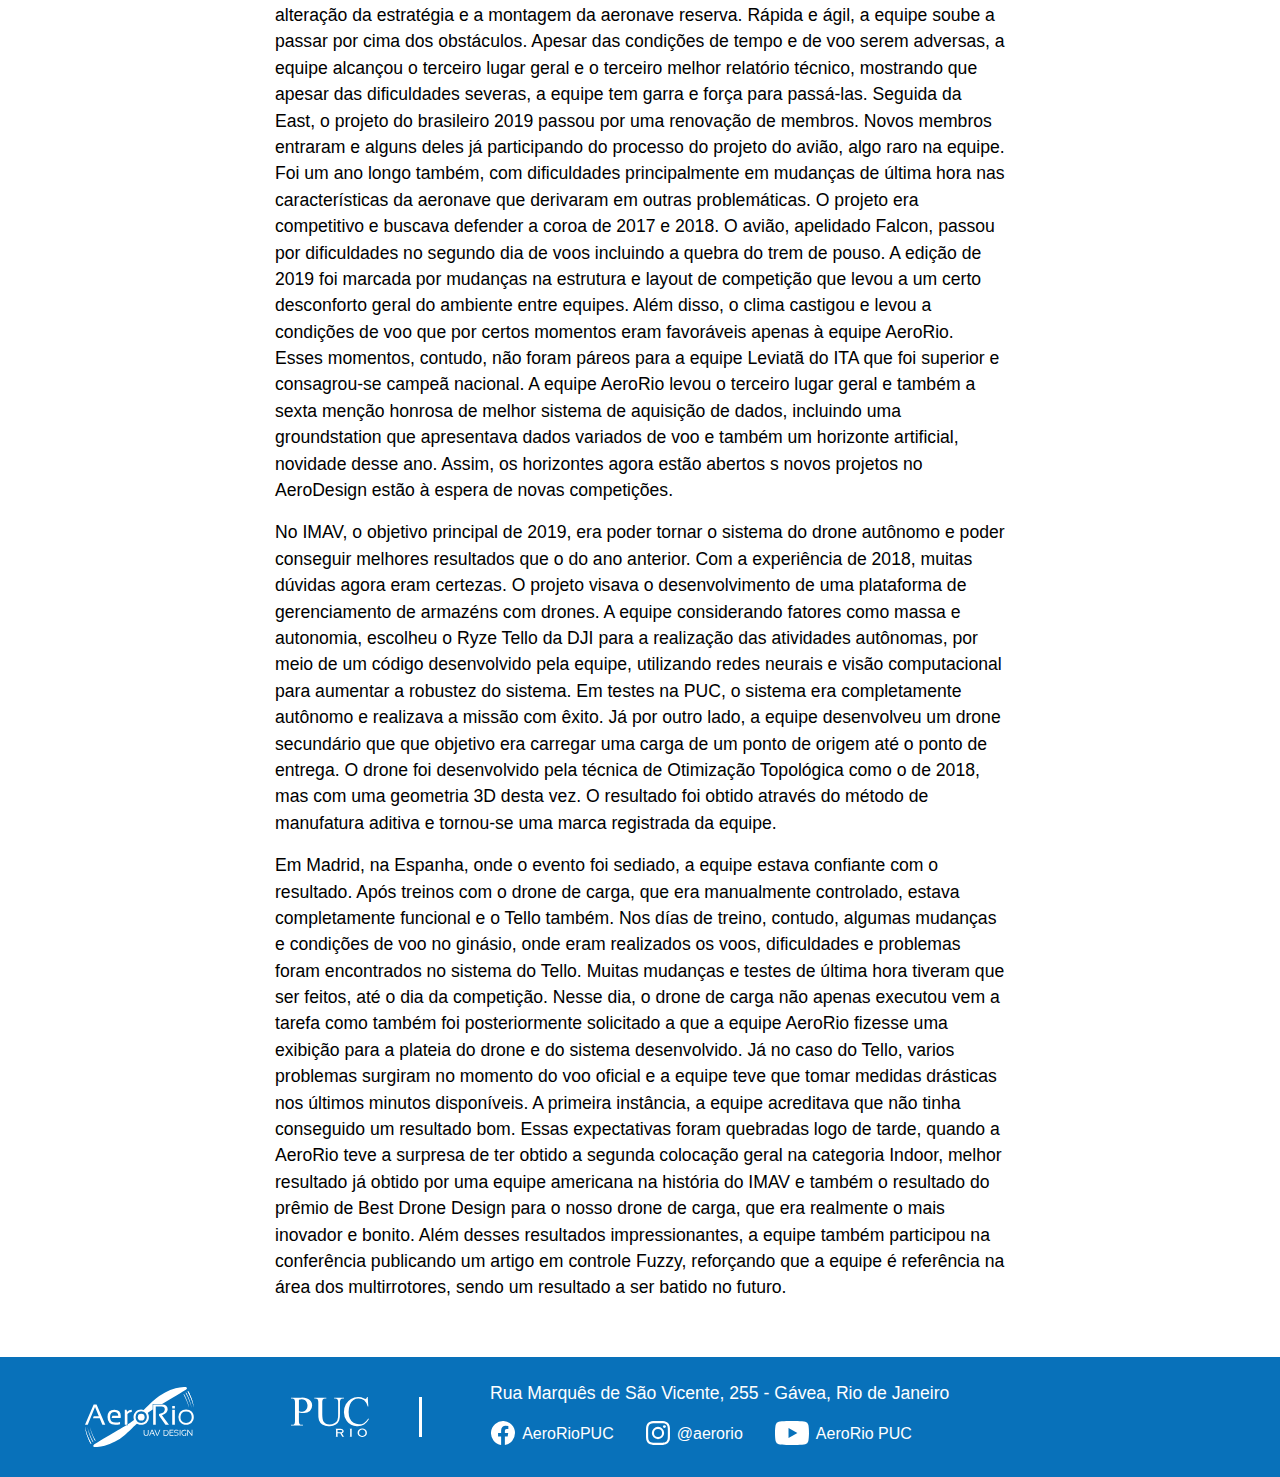
<file: historia.html>
<!doctype html>
<html lang="en">
    <head>
        <!-- Required meta tags -->
        <meta charset="utf-8">
        <meta name="viewport" content="width=device-width, initial-scale=1, shrink-to-fit=no">

        <!-- Bootstrap CSS -->
        <link rel="stylesheet" href="css/bootstrap.css">
        <link href="https://fonts.googleapis.com/css?family=Bebas+Neue&display=swap" rel="stylesheet"> 
        <link rel="stylesheet" href="css/index.css">

        <title>História da equipe - AeroRio</title>
        
        <!-- Favicon para todas plataformas -->
        <link rel="apple-touch-icon-precomposed" sizes="144x144" href="img/favicon/apple-touch-icon-144x144.png" />
        <link rel="apple-touch-icon-precomposed" sizes="152x152" href="img/favicon/apple-touch-icon-152x152.png" />
        <link rel="icon" type="image/png" href="img/favicon/favicon-32x32.png" sizes="32x32" />
        <link rel="icon" type="image/png" href="img/favicon/favicon-16x16.png" sizes="16x16" />
        <meta name="application-name" content="AeroRio"/>
        <meta name="msapplication-TileColor" content="#0070BA" />
        <meta name="msapplication-TileImage" content="img/favicon/mstile-144x144.png" />
    </head>
    
    <body>
        <main>
            <div class="container">
        
                <header>
                    <!-- ----------- Menu ----------- -->
                    <section class="row">
                        <div class="col-md-12">
                            <nav class="navbar navbar-expand-lg navbar-light menu">
                                <a class="navbar-brand" href="index.html"><img class="logo_aero" src="img/logo_cor.svg" alt="Logo da AeroRio"></a>
                                <button class="navbar-toggler" type="button" data-toggle="collapse" data-target="#navbarNav" aria-controls="navbarNav" aria-expanded="false" aria-label="Toggle navigation">
                                    <span class="navbar-toggler-icon"></span>
                                </button>
                                <div class="collapse navbar-collapse ul justify-content-end" id="navbarNav">
                                    <ul class="navbar-nav">
                                        <li class="nav-item">
                                            <a class="nav-link item" href="historia.html">História</a>
                                        </li>
                                        <li class="nav-item">
                                            <a class="nav-link item" href="avioes.html">Aviões</a>
                                        </li>
                                        <li class="nav-item">
                                            <a class="nav-link item" href="multirotores.html">Multirotores</a>
                                        </li>
                                        <li class="nav-item">
                                            <a class="nav-link item" href="equipe.html">Equipe</a>
                                        </li>
                                        <li class="nav-item">
                                            <a class="nav-link item ultimo_menu" href="patrocinadores.html">Patrocínios</a>
                                        </li>
                                    </ul>
                                </div>
                            </nav>
                        </div>
                    </section>

                </header>

                <!-- ----------- Banner ----------- -->
                <section class="row">
                    <div class="col-12">

                        <img src="img/destaque_historia.jpg" class="img-fluid" alt="Foto da equipe segurando o avião e o troféu na cerimônia de premiação da SAE Brasil 2018.">

                    </div>
                </section>

                <!-- ----------- Título ----------- -->
                <section class="row">
                    <div class="col-12">

                        <h1 class="titulo_pag">História da equipe</h1>

                    </div>
                </section>

                <section class="row justify-content-center">
                    <div class="col-12 col-md-10 col-lg-8">
                        <p>A equipe AeroRio nasceu da vontade e sonho de ver que os alunos da PUC-Rio possam ter a oportunidade de projetar, construir e voar aeronaves. A filosofia da equipe, ao longo dos anos, seguiu a filosofia do Design, Build and Fly de instituições como a AIAA (American Institute of Aeronautics and Astronautics) e SAE (Society of American Engineers), em que o ambiente acadêmico abre portas para a formação técnica a partir de um desafio de engenharia. Nesse sentido, a história da AeroRio ganha espaço no ambiente do AeroDesign e, mais recentemente, do IMAV (International Micro Air Vehicles).</p>

                        <h4 class="titulo_h4">2011 - AeroRio é criada </h4>

                        <p>O ano de fundação da equipe foi difícil. Na PUC-Rio, a experiência de AeroDesign já tinha acontecido com a equipe anterior, “AeroDesign PUC”, que tinha passado bons resultados expressivos, mas próximo dos anos 2010, perdeu força e teve que fechar portas. Assim, membros desvinculados dessa equipe trouxeram a ideia de renascer a equipe e voltar com o AeroDesign. Um conjunto de sete pessoas habilidosas, com poucos recursos, mas com uma força de vontade sem igual, criaram a equipe AeroRio.</p>

                        <p>A competição de 2011 na antiga classe Aberta somada à pouca experiência dessa nova equipe, levou ao projeto do Biplano da AeroRio. Um projeto complexo que exigiu muito daqueles primeiros membros. A maior dificuldade era criar uma plataforma confiável e segura. As intempéries contudo não ajudaram. Somado a tudo isso, o desafio de competir com equipes com experiência em aeronáutica era por si só um ambiente hostil. Dificuldades como falta de espaço, tempo hábil e conhecimento, foram empecilhos que fizeram a diferença. O projeto sofreu quedas e vários modelos e protótipos tiveram que ser construídos. A primeira instância, parecia que o fracasso era iminente e o fim da equipe seria próximo. Contudo, depois de muitas tentativas, um dia antes da competição SAE AeroDesign Brasil 2011, os raios de sol brilharam sobre o biplano e ele voou e deu confiança aos membros de que era possível, de que o sonho não era apenas uma ilusão, mas uma realidade. O voo válido permitiu a classificação para a competição e os 7 membros viajaram para São José dos Campos, representando PUC-Rio. Na competição, como primeira participação da equipe, AeroRio terminou na quinta colocação com muitas dificuldades, mas era o começo de uma história que teria desdobramentos nunca antes pensados.</p>

                        <h4 class="titulo_h4">2012 - O sucesso precoce</h4>

                        <p>O aparente não sucesso na competição de 2011 foi muito importante para a equipe, servindo de aprendizado e de revisão dos conceitos, permitindo que o projeto pudesse ser melhorado e a equipe se tornasse competitiva.
                        O projeto de 2012 era muito diferente. A carga paga era água, que envolvia desafios como o efeito slosh dado pela dinâmica de voo. Como o regulamento mudou radicalmente, os projetos das equipes foram nivelados e as condições de competição tornaram-se mais iguais para a equipe de apenas um ano, AeroRio.
                        Após todo um ano de desenvolvimento e de análises, o resultado chegou e foi dourado. A PUC-Rio se consagrava campeã pela primeira vez em uma competição SAE AeroDesign. O resultado foi avassalador. Na frente de equipes referentes da área como ITA e EESC-USP, AeroRio subiu ao pódio pela primeira vez, apenas um ano depois do projeto aparentemente fracassado do biplano. Além do primeiro lugar, foram obtidas menções honrosas que mostraram o sucesso da equipe. A partir daquele ano, duas grandes frentes foram estabelecidas: segurança e
                        Confiabilidade. Características de projeto que permitiram resultados futuros excelentes. O resultado vencedor também permitiu a classificação para a competição internacional, a East AeroDesign, em Fort Worth, Texas, nos EUA.</p>

                        <h4 class="titulo_h4">2013 - Primeira competição internacional e o bicampeonato</h4>

                        <p>O ano de 2013 foi intenso e a equipe teve que acelerar com o projeto da East logo após a vitória de 2012. O projeto da East era diferente, que levou a equipe a tomar decisões de projeto diferentes. Além disso, o fato da competição ser fora do país também criava mais dificuldades. O resultado na competição de voo não foi dourado como a última. Isso não nubla o ótimo resultado obtido na competição técnica. A equipe obteve o prêmio de melhor relatório técnico, uma conquista difícil de ser obtida, mas que mostrou como a equipe aumentou sua bagagem técnica e já tinha conhecimento abrangente na área.
                        Esse resultado deu forças para a equipe na competição do final do ano da SAE Brasil. O regulamento era similar ao de 2012, portanto a equipe partiu para melhorias e novas perspectivas. A inovação, experiência e confiança foram chave e renderam à equipe AeroRio seu segundo Campeonato, já colocando a equipe em patamares mais altos do AeroDesign.</p>

                        <h4 class="titulo_h4">2014 - A segunda East e o vice campeonato</h4>

                        <p>Mais uma vez, o resultado de 2013 permitiu que a equipe viajasse à Geórgia nos EUA, para participar na East. Novamente, o ritmo era intenso e descansar era um luxo para a equipe. Com a experiência de dois anos de AeroDesign no âmbito nacional e a experiência de 2013, a equipe projetou o avião considerado o mais bem projetado de todos em sua histórias. Contava com características singulares e prometia ser um projeto bem sucedido, tanto que em voos em céus nacionais, estavam mostrando bons resultados. Contudo, intempéries do momento da competição, levaram que a equipe não conseguisse validar voos e seu resultado deixar a desejar em comparação ao que era esperado.
                        Voltando da East, o projeto da SAE Brasil tinha que ser elaborado com pouco tempo, visto que a competição East era em Abril. Assim, outro avião de ponta foi projetado para a competição do final do ano. Possuía características diferenciadas como o característico diedro variável. A competição foi muito acirrada nesse ano. O regulamento deixava a água de lado e acabou nivelando todas as equipes novamente. A equipe Carkará da UFRN acabou levando a melhor. Por detalhes que acabaram passando por alto do sistema de aquisição de dados, um dos voos não foi validado, levando a que AeroRio terminasse com o vice campeonato nacional. Em paralelo, a equipe participava na categoria Regular, categoria muito competitiva e que a equipe não possui muita experiência. O resultado foi excelente e obteve o 14º lugar na classificação geral de em 70 equipes, mostrando a capacidade da equipe em desafios diferentes da Advanced.
                        </p>

                        <h4 class="titulo_h4">2015 - Um ano de dificuldades</h4>

                        <p>O ano de 2015 foi um divisor de águas. Apesar do vice campeonato de 2014, AeroRio já era considerada uma das melhores equipes de AeroDesign da classe Advanced. A limitação da competição de 2015 no projeto da aeronave era a limitação de peso vazio em 3 kg. Um desafio enorme para aeronaves do porte da Classe Advanced. O projeto era inovador e era competitivo. O avião possuía impressionantes 4 metros de envergadura e em torno de 12 kgf de empuxo estático, tendo uma previsão de peso máximo de decolagem de 30 kg. O projeto poderia levar o recorde de aeronave não tripulado com maior razão de peso total máximo contra peso vazio, igual a 10. O projeto sofreu muitas dificuldades, contudo, destacando problemas estruturais que levou à queda de protótipos. Em resumo, a equipe na competição nacional, não conseguiu se classificar no primeiro dia de voos e não pôde competir nos dias seguintes. Nesse sentido, AeroRio nesse ano saía de mãos vazias e teria que rever alguns pontos do projeto para o ano seguinte.</p>

                        <h4 class="titulo_h4">2016 - O vice campeonato e a oportunidade inesperada</h4>

                        <p>Depois de um 2015 obscuro, vinha um ano em que algumas restrições de regulamento foram retiradas e permitiram que o projeto não fosse tão desafiador do ponto estrutural quanto em 2015. Isso contudo não facilitou os trabalhos em 2016. Poucos membros compunham a equipe desse ano. Isso levou a atrasos e uma certa correria nos prazos. Apesar disso, a equipe obteve um vice campeonato na SAE Brasil 2016, atrás da EESC-USP
                        Charlie. O resultado de melhor sistema de aquisição de dados também foi conquistado mais uma vez, garantindo o destaque da equipe nesse quesito.
                        O vice campeonato não garantiu a classificação para a East, contudo por questões alheias à AeroRio, a equipe EESC-USP cedeu a vaga por problemas internos. Dessa forma, o projeto East da classe Advanced Brasil, estava nas mãos da AeroRio.</p>

                        <h4 class="titulo_h4">2017 - Reestruturação e o tricampeonato nacional</h4>

                        <p>O ano começou intenso com o projeto da East, que possuía objetivos complexos como lançar cargas em voo para acertar um alvo por meio de imagens em FPV. Vários protótipos foram desenvolvidos e alguns não foram bem sucedidos, caindo inclusive. A competição East 2017 foi dada em Lakeland, na Flórida, nos EUA. O resultado contudo foi nublado por problemas no sistema de FPV que invalidou alguns voos e reduziu a pontuação de voo da equipe. AeroRio terminou como sexta colocada, um resultado expressivo atrás de universidades importante como a Beijing Institute of Technology.
                        Na volta da East, a equipe sofreu a saída de vários membros que eram fundamentais para o andamento da equipe, incluindo o capitão. Nesse sentido, a equipe sofreu uma forte reestruturação e adicionou membros novos que pudessem ajudar no projeto da competição brasileira de 2017. Com uma equipe composta fundamentalmente de membros novos, foi um ano complicado no projeto. O projeto foi desenvolvido às pressas por causa da East também e voou apenas duas vezes antes da competição. A equipe no ínterim venceu o Desafio Barracuda, mostrando a qualidade e confiabilidade do processo de manufatura da equipe em materiais compósitos.</p>

                        <p>Na competição de 2017, o primeiro dia premeditava um resultado similar ao de 2015. Problemas no sistema motopropulsor não agregavam confiabilidade do avião, levando a perder algumas baterias de voo. A quase não classificação foi evitada por consertos de último momento e a equipe manteve-se viva na competição. Nos dias seguintes, o avião estava confiável e teve voos excelentes, levando a uma vitória antecipada com um resultado avassalador, trazendo a coroa novamente para a equipe AeroRio. Além disso, a equipe obteve todas as menções honrosas da competição de voo, mostrando a força da equipe naquele ano. AeroRio entrava para um grupo seleto com seu tricampeonato e estava entre as mais vencedoras da classe Advanced. Com a vitória indiscutida, a classificação para a East era certa e a equipe se dirigia novamente para os EUA, buscando ir com tudo e representar o Brasil da melhor forma.</p>

                        <h4 class="titulo_h4">2018 - O ano Dourado e o nascimento da equipe IMAV</h4>

                        <p>Depois do tricampeonato, os olhos de todos pousavam sobre a East. Uma equipe renovada e com garra para lutar na East projetou um avião que foi treinado e era confiável. Com sistema de FPV novo e muito mais confiável que os anteriores, as chances de bons resultados eram altas. As férias se passaram, e os membros tinham em mãos um projeto competitivo. Nos primeiros dias de Março a equipe partiu para Flórida. Já no primeiro dia de competição vieram notícias inusitadas. Na competição técnica, AeroRio ficou com a terceira colocação em melhor relatório e mais importante, a melhor apresentação oral. Um resultado impressionante e que foi vital para os dias seguintes. Com um projeto competitivo, AeroRio batalhou voo a voo com a temida Georgia Tech (Georgia Institute of Technology), a melhor equipe em anos da AeroDesign East. Foram dois dias de voos emocionantes e que AeroRio esteve por momentos na liderança. Detalhes, como sempre, definiram a vitória para a Georgia Tech. Com um resultado final apertado, a equipe AeroRio tornou-se a vice campeã internacional de AeroDesign, tornando-se o melhor resultado já atingido pela equipe. Essa colocação impressionante colocou a AeroRio na elite do AeroDesign. 
                        A volta dos vice-campeões mundiais tinha reservada um desafio para o futuro, a XX SAE Brasil AeroDesign. Novamente, a equipe renovada agora buscava refazer o projeto do zero, buscando defender a coroa e almejar pelo tetracampeonato.

                        <p>Foi um ano longo, onde o regulamento era diferente e o projeto tinha detalhes como a missão de reconhecimento que as equipes tinham que tirar fotos em voo de um alvo em solo. O avião foi chamado Condor e foi um avião que voou em torno de 13 vezes antes da competição, algo quase nunca visto para a competição brasileira. Projeto confiável e competitivo foi com tudo para a competição do final do ano. Esta edição foi muito acirrada com todas as equipes validando voos e com resultados bons também. Após um segundo dia de voos agridoce, o Condor foi para o último dia de voos e teve sua melhor performance, munido de um sistema de aquisição de dados inigualável e um último voo emocionante. O resultado não foi outro. AeroRio tornou-se tetracampeã e consagrou-se como a melhor equipe da era Avançada. 
                        Em simultâneo à competição brasileira, em conjunto com o coordenador, surgiu a ideia da equipe se tornar um grupo de pesquisa utilizando o AeroDesign como base de formação para uma competição mais complexa de desenvolvimento de drones multirrotores, o IMAV (International Micro Air Vehicles). Seria a primeira participação da equipe na competição e do evento que era uma conferência também. Visando buscar um resultado que atraísse os olhos do mundo, buscou-se desenvolver uma plataforma semi-autônoma capaz de reconhecer obstáculos a partir de visão computacional e ter um frame otimizado para reduzir peso. O evento ocorreu em Melbourne, Austrália, duas semanas depois da vitória do Condor. Na categoria Indoor, AeroRio teve um resultado excelente frente a universidades como a TU Delft e ENAC, terminando em quinto lugar, sendo a única equipe a completar o circuito com o desafio do túnel de vento acionado. Além disso, ao participar na categoria do Silent MAV, a equipe conseguiu a vitória e tem o privilégio de ter o drone mais “silencioso” do mundo (dadas as condições de competição). Na conferência, a AeroRio também tornou-se presente e foi a equipe americana a publicar mais artigos na conferência, englobando as tecnologias que desenvolveram o pequeno drone apelidado de Hummingbird em homenagem às terras australianas. 
                        O ano de 2018 pode ser considerado como o ano mais vitorioso da equipe AeroRio e foi o ano que colocou a equipe como referência na área de desenvolvimento de VANT’s (Veículos Aéreos Não Tripulados).
                        <p>O ano de 2019 seria movimentado visto que a vitória do Condor permitia a vaga na East e o IMAV também estaria presente.</p>

                        <h4 class="titulo_h4">2019 - Os “terceiros” e as vitórias em Madrid</h4>

                        <p>Depois de um ano de ouro, vinha o desafio da East 2019, que por si só é um capítulo na história da equipe. O regulamento mudou radicalmente, adicionando elementos nunca antes pensados, incluindo um planador, aeronave secundária, que deveria ser autônoma. Isso levou a ser um projeto de muitas frentes que teve que ser tratado via a estratégia Scrum. O ritmo foi intenso. O projeto contudo, devido à pressa teve algumas falhas, incluindo a queda de uma das aeronaves sobre uma árvore, mas por incrível que pareça, o avião continuou inteiro e inclusive voou posteriormente a isso. Assim, a equipe se preparou para ir até Fort Worth, Texas e participar na East mais uma vez. As condições de voo em Fort Worth eram muito diferentes às que a equipe estava acostumada. Ventos de través intensos passavam pelo campo de voo. Essas condições levaram ao desastre e o avião caiu no primeiro voo e foi perdido. Esse acontecimento levou a que a equipe toma-se medidas de ação fortes, como alteração da estratégia e a montagem da aeronave reserva. Rápida e ágil, a equipe soube a passar por cima dos obstáculos. Apesar das condições de tempo e de voo serem adversas, a equipe alcançou o terceiro lugar geral e o terceiro melhor relatório técnico, mostrando que apesar das dificuldades severas, a equipe tem garra e força para passá-las. 
                        Seguida da East, o projeto do brasileiro 2019 passou por uma renovação de membros. Novos membros entraram e alguns deles já participando do processo do projeto do avião, algo raro na equipe. Foi um ano longo também, com dificuldades principalmente em mudanças de última hora nas características da aeronave que derivaram em outras problemáticas. O projeto era competitivo e buscava defender a coroa de 2017 e 2018. O avião, apelidado Falcon, passou por dificuldades no segundo dia de voos incluindo a quebra do trem de pouso. A edição de 2019 foi marcada por mudanças na estrutura e layout de competição que levou a um certo desconforto geral do ambiente entre equipes. Além disso, o clima castigou e levou a condições de voo que por certos momentos eram favoráveis apenas à equipe AeroRio. Esses momentos, contudo, não foram páreos para a equipe Leviatã do ITA que foi superior e consagrou-se campeã nacional. A equipe AeroRio levou o terceiro lugar geral e também a sexta menção honrosa de melhor sistema de aquisição de dados, incluindo uma groundstation que apresentava dados variados de voo e também um horizonte artificial, novidade desse ano. Assim, os horizontes agora estão abertos s novos projetos no AeroDesign estão à espera de novas competições.</p>

                        <p>No IMAV, o objetivo principal de 2019, era poder tornar o sistema do drone autônomo e poder conseguir melhores resultados que o do ano anterior. Com a experiência de 2018, muitas dúvidas agora eram certezas. O projeto visava o desenvolvimento de uma plataforma de gerenciamento de armazéns com drones. A equipe considerando fatores como massa e autonomia, escolheu o Ryze Tello da DJI para a realização das atividades autônomas, por meio de um código desenvolvido pela equipe, utilizando redes neurais e visão computacional para aumentar a robustez do sistema. Em testes na PUC, o sistema era completamente autônomo e realizava a missão com êxito. Já por outro lado, a equipe desenvolveu um drone secundário que que objetivo era carregar uma carga de um ponto de origem até o ponto de entrega. O drone foi desenvolvido pela técnica de Otimização Topológica como o de 2018, mas com uma geometria 3D desta vez. O resultado foi obtido através do método de manufatura aditiva e tornou-se uma marca registrada da equipe.</p>

                        <p>Em Madrid, na Espanha, onde o evento foi sediado, a equipe estava confiante com o resultado. Após treinos com o drone de carga, que era manualmente controlado, estava completamente funcional e o Tello também. Nos días de treino, contudo, algumas mudanças e condições de voo no ginásio, onde eram realizados os voos, dificuldades e problemas foram encontrados no sistema do Tello. Muitas mudanças e testes de última hora tiveram que ser feitos, até o dia da competição. Nesse dia, o drone de carga não apenas executou vem a tarefa como também foi posteriormente solicitado a que a equipe AeroRio fizesse uma exibição para a plateia do drone e do sistema desenvolvido. Já no caso do Tello, varios problemas surgiram no momento do voo oficial e a equipe teve que tomar medidas drásticas nos últimos minutos disponíveis. A primeira instância, a equipe acreditava que não tinha conseguido um resultado bom. Essas expectativas foram quebradas logo de tarde, quando a AeroRio teve a surpresa de ter obtido a segunda colocação geral na categoria Indoor, melhor resultado já obtido por uma equipe americana na história do IMAV e também o resultado do prêmio de Best Drone Design para o nosso drone de carga, que era realmente o mais inovador e bonito. Além desses resultados impressionantes, a equipe também participou na conferência publicando um artigo em controle Fuzzy, reforçando que a equipe é referência na área dos multirrotores, sendo um resultado a ser batido no futuro.</p>

                    </div>



                </section>

            </div>
            
            <!-- ----------- Footer ----------- -->
                <footer>

                   <section class="row rodape container alinha">
                        <div class="col-5 col-md-2 alinha">
                              <a class="navbar-brand margin-r-sm-zero" href="index.html"><img src="img/logo_branco.svg" class="logo_aero margin-r-sm-zero"></a>
                        </div>

                       <div class="col-7 col-md-2 alinha">
                            <nav class="navbar navbar-expand-lg navbar-light">
                              <a class="navbar-brand" href="http://www.puc-rio.br/index.html"><img src="img/puc_branco.svg" class="logo_puc"></a>
                            </nav>
                        </div>

                        <div class="col-12 col-md-8 alinha rodape_padding">

                            <div class="row">
                                <div class="col-md-12 endereco">
                                    <p>Rua Marquês de São Vicente, 255 - Gávea, Rio de Janeiro</p>

                                </div>
                            </div>

                            <div class="row">
                                <ul class="nav_footer nav  rodape_social">
                                      <li class="nav-item rodape_redes_sm">
                                        <p class="d-sm-none">Redes sociais:</p>
                                      </li>

                                      <li class="nav-item">
                                        <a class="nav-link" href="https://www.facebook.com/AeroRioPUC/"><img src="img/logo_facebook_branco.svg" class="social" alt="Logo do Facebook"><span class="d-none d-sm-inline">AeroRioPUC</span></a>
                                      </li>
                                      <li class="nav-item">
                                          <a class="nav-link" href="https://www.instagram.com/aerorio/"><img src="img/logo_instagram_branco.svg" class="social" alt="Logo do Instagram"><span class="d-none d-sm-inline">@aerorio</span></a>
                                      </li>
                                      <li class="nav-item">
                                          <a class="nav-link" href="https://www.youtube.com/channel/UCpUaPyujYn-n_-0CiJIilpQ"><img src="img/logo_youtube_branco.svg" class="social" alt="Logo do Instagram"><span class="d-none d-sm-inline">AeroRio PUC</span></a>
                                      </li>

                                </ul>
                            </div>

                        </div>
                    </section>

               </footer>


                <!-- Optional JavaScript -->
                <!-- jQuery first, then Popper.js, then Bootstrap JS -->
                <script src="https://code.jquery.com/jquery-3.4.1.slim.min.js" integrity="sha384-J6qa4849blE2+poT4WnyKhv5vZF5SrPo0iEjwBvKU7imGFAV0wwj1yYfoRSJoZ+n" crossorigin="anonymous"></script>
                <script src="https://cdn.jsdelivr.net/npm/popper.js@1.16.0/dist/umd/popper.min.js" integrity="sha384-Q6E9RHvbIyZFJoft+2mJbHaEWldlvI9IOYy5n3zV9zzTtmI3UksdQRVvoxMfooAo" crossorigin="anonymous"></script>
                <script src="https://stackpath.bootstrapcdn.com/bootstrap/4.4.1/js/bootstrap.min.js" integrity="sha384-wfSDF2E50Y2D1uUdj0O3uMBJnjuUD4Ih7YwaYd1iqfktj0Uod8GCExl3Og8ifwB6" crossorigin="anonymous"></script>
            
        </main>
    </body>
</html>
</file>
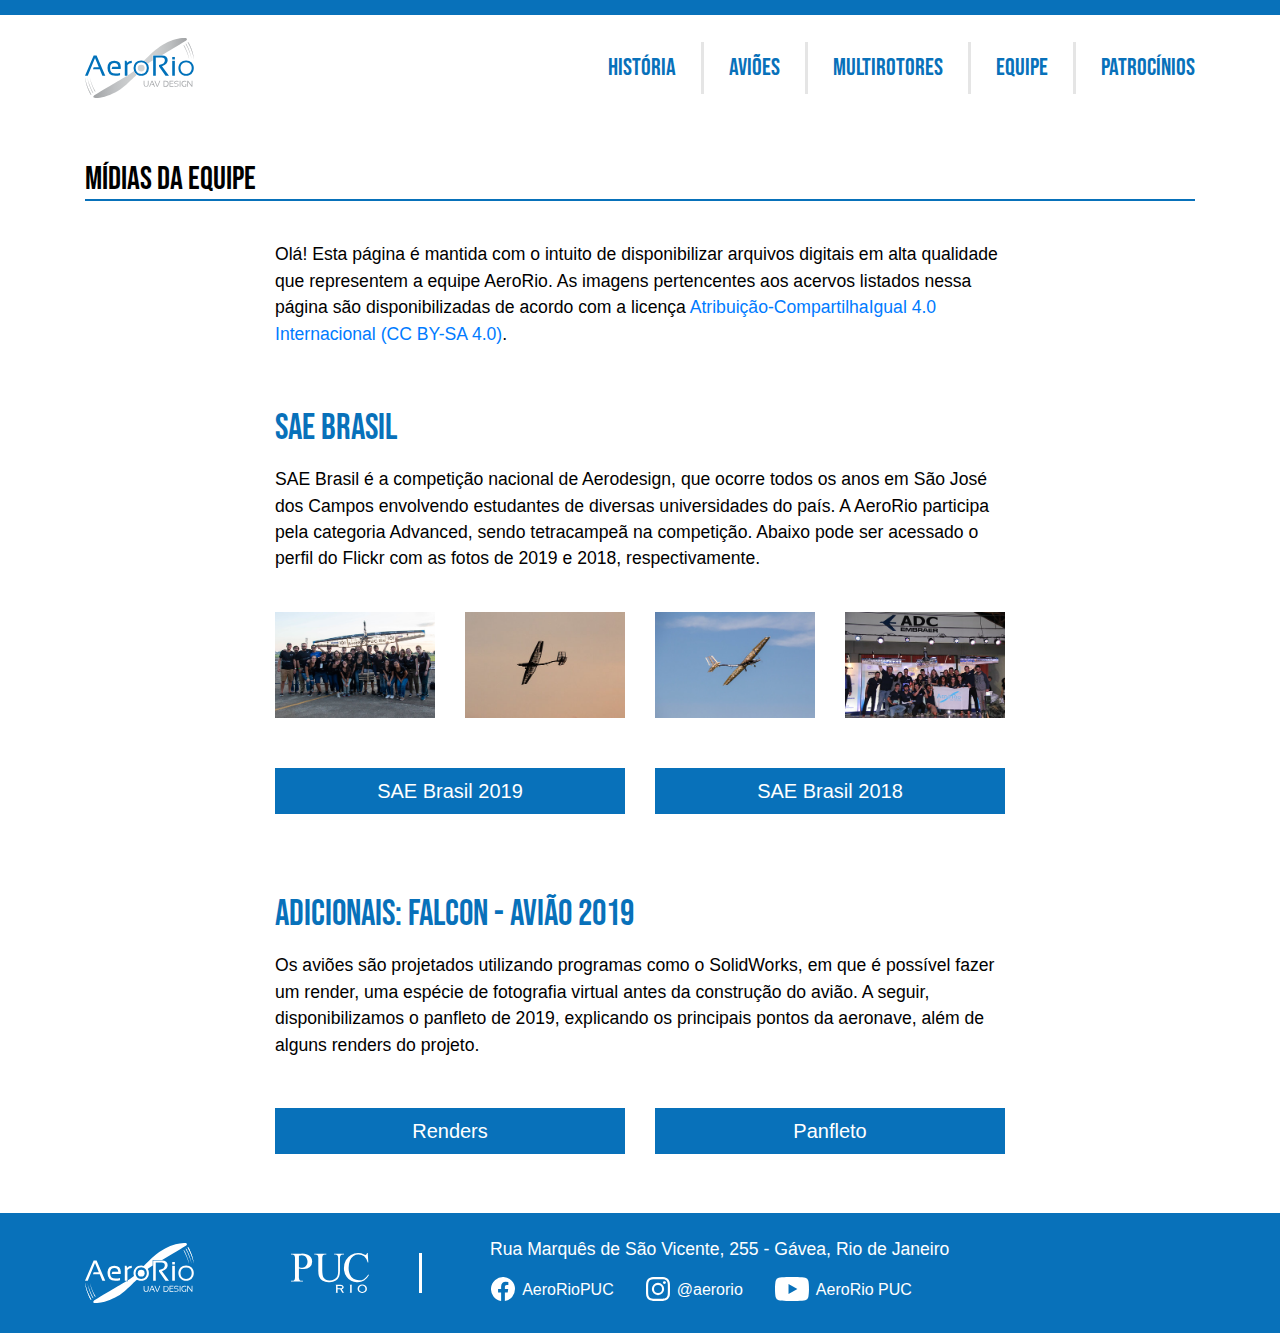
<file: midias.html>
<!doctype html>
<html lang="en">
    <head>
        <!-- Required meta tags -->
        <meta charset="utf-8">
        <meta name="viewport" content="width=device-width, initial-scale=1, shrink-to-fit=no">

        <!-- Bootstrap CSS -->
        <link rel="stylesheet" href="css/bootstrap.css">
        <link href="https://fonts.googleapis.com/css?family=Bebas+Neue&display=swap" rel="stylesheet"> 
        <link rel="stylesheet" href="css/index.css">

        <title>Mídias - AeroRio</title>
        
        <!-- Favicon para todas plataformas -->
        <link rel="apple-touch-icon-precomposed" sizes="144x144" href="img/favicon/apple-touch-icon-144x144.png" />
        <link rel="apple-touch-icon-precomposed" sizes="152x152" href="img/favicon/apple-touch-icon-152x152.png" />
        <link rel="icon" type="image/png" href="img/favicon/favicon-32x32.png" sizes="32x32" />
        <link rel="icon" type="image/png" href="img/favicon/favicon-16x16.png" sizes="16x16" />
        <meta name="application-name" content="AeroRio"/>
        <meta name="msapplication-TileColor" content="#0070BA" />
        <meta name="msapplication-TileImage" content="img/favicon/mstile-144x144.png" />
    </head>
    
    <body>
        <main>
            <div class="container">
        
                <header>
                     <!-- ----------- Menu ----------- -->
                    <section class="row">
                        <div class="col-md-12">
                            <nav class="navbar navbar-expand-lg navbar-light menu">
                                <a class="navbar-brand" href="index.html"><img class="logo_aero" src="img/logo_cor.svg" alt="Logo da AeroRio"></a>
                                <button class="navbar-toggler" type="button" data-toggle="collapse" data-target="#navbarNav" aria-controls="navbarNav" aria-expanded="false" aria-label="Toggle navigation">
                                    <span class="navbar-toggler-icon"></span>
                                </button>
                                <div class="collapse navbar-collapse ul justify-content-end" id="navbarNav">
                                    <ul class="navbar-nav">
                                        <li class="nav-item">
                                            <a class="nav-link item" href="historia.html">História</a>
                                        </li>
                                        <li class="nav-item">
                                            <a class="nav-link item" href="avioes.html">Aviões</a>
                                        </li>
                                        <li class="nav-item">
                                            <a class="nav-link item" href="multirotores.html">Multirotores</a>
                                        </li>
                                        <li class="nav-item">
                                            <a class="nav-link item" href="equipe.html">Equipe</a>
                                        </li>
                                        <li class="nav-item">
                                            <a class="nav-link item ultimo_menu" href="patrocinadores.html">Patrocínios</a>
                                        </li>
                                    </ul>
                                </div>
                            </nav>
                        </div>
                    </section>

                </header>

                <!-- ----------- Banner ----------- -->
                <!--section class="row">
                    <div class="col-12">

                        <img src="img/destaque_patrocinios.jpg" class="img-fluid" alt="Dois membros da equipe carregando o avião, com os patrocínios nas costas da camisa em destaque.">

                    </div>
                </section-->

                <!-- ----------- Título ----------- -->
                <section class="row">
                    <div class="col-12">

                        <h1 class="titulo_pag">Mídias da Equipe</h1>

                    </div>
                </section>
                
                
                <section class="row paragrafo-index justify-content-center">
                    <div class="col-12 col-md-10 col-lg-8">
                        <p>Olá! Esta página é mantida com o intuito de disponibilizar arquivos digitais em alta qualidade que representem a equipe AeroRio. As imagens pertencentes aos acervos listados nessa página são disponibilizadas de acordo com a licença <a href="https://creativecommons.org/licenses/by-sa/4.0/deed.pt_BR">Atribuição-CompartilhaIgual 4.0 Internacional (CC BY-SA 4.0)</a>.</p>
                        
                        <h4 class="titulo_h4">SAE Brasil </h4>
                        
                        <p>SAE Brasil é a competição nacional de Aerodesign, que ocorre todos os anos em São José dos Campos envolvendo estudantes de diversas universidades do país. A AeroRio participa pela categoria Advanced, sendo tetracampeã na competição. Abaixo pode ser acessado o perfil do Flickr com as fotos de 2019 e 2018, respectivamente.</p>
                        
                        <section class="row img-scroll-midias scrolling-wrapper">
                            <div class="card col-7 col-md-3">

                                <a href="https://www.flickr.com/photos/aerorio/48982516296/"><img src="img/midias/preview_2019-time.jpg" alt="Equipe AeroRio segurando o avião." class="img-fluid"></a>

                            </div>

                            <div class="card col-7 col-md-3">

                                <a href="https://www.flickr.com/photos/aerorio/48983367396/"><img src="img/midias/preview_2019-falcon1.jpg" alt="Avião de 2019 voando no pôr do sol." class="img-fluid"></a>

                            </div>

                            <div class="card col-7 col-md-3">

                                <a href="https://www.flickr.com/photos/aerorio/48981973698/"><img src="img/midias/preview_2019-falcon2.jpg" alt="Avião de 2019 voando no céu azul" class="img-fluid"></a>

                            </div>
                            
                            <div class="card col-7 col-md-3">

                                <a href="https://www.flickr.com/photos/153701296@N03/31896164138/"><img src="img/midias/preview_2018-premiacao.jpg" alt="Equipe de 2018 recebendo o troféu de campeão" class="img-fluid"></a>

                            </div>
                        </section>
                        
                        <div class="row btn-midias-margin espac">                   
                            <div class="col-md-6 text-center alinha">
                                <a href="https://www.flickr.com/photos/aerorio"><button type="button" class="btn btn-lg btn-primary botao-index">SAE Brasil 2019</button></a>
                            </div>

                            <div class="col-md-6 text-center alinha">
                                <a href="https://www.flickr.com/photos/153701296@N03"><button type="button" class="btn btn-lg btn-primary botao-index">SAE Brasil 2018</button></a>
                            </div>
                        </div>
                        
                        <h4 class="titulo_h4">Adicionais: Falcon - Avião 2019</h4>
                        
                        <p>Os aviões são projetados utilizando programas como o SolidWorks, em que é possível fazer um render, uma espécie de fotografia virtual antes da construção do avião. A seguir, disponibilizamos o panfleto de 2019, explicando os principais pontos da aeronave, além de alguns renders do projeto.</p>
                        
                        
                        
                        <div class="row btn-midias-margin espac">                   
                            <div class="col-md-6 text-center alinha">
                                <a href="https://drive.google.com/drive/folders/1zwREn2eTHxLmS664UjbqI0kQNj4PcxzQ?usp=sharing"><button type="button" class="btn btn-lg btn-primary botao-index">Renders</button></a>
                            </div>

                            <div class="col-md-6 text-center alinha">
                                <a href="arquivos/Panfleto_Brasil_2019.pdf"><button type="button" class="btn btn-lg btn-primary botao-index">Panfleto</button></a>
                            </div>
                        </div>
                                

                        
                    </div>
                </section>

               
            </div>
            
            <!-- ----------- Footer ----------- -->
                <footer>

                   <section class="row rodape container alinha">
                        <div class="col-5 col-md-2 alinha">
                              <a class="navbar-brand margin-r-sm-zero" href="index.html"><img src="img/logo_branco.svg" class="logo_aero margin-r-sm-zero"></a>
                        </div>

                       <div class="col-7 col-md-2 alinha">
                            <nav class="navbar navbar-expand-lg navbar-light">
                              <a class="navbar-brand" href="http://www.puc-rio.br/index.html"><img src="img/puc_branco.svg" class="logo_puc"></a>
                            </nav>
                        </div>

                        <div class="col-12 col-md-8 alinha rodape_padding">

                            <div class="row">
                                <div class="col-md-12 endereco">
                                    <p>Rua Marquês de São Vicente, 255 - Gávea, Rio de Janeiro</p>

                                </div>
                            </div>

                            <div class="row">
                                <ul class="nav_footer nav  rodape_social">
                                      <li class="nav-item rodape_redes_sm">
                                        <p class="d-sm-none">Redes sociais:</p>
                                      </li>

                                      <li class="nav-item">
                                        <a class="nav-link" href="https://www.facebook.com/AeroRioPUC/"><img src="img/logo_facebook_branco.svg" class="social" alt="Logo do Facebook"><span class="d-none d-sm-inline">AeroRioPUC</span></a>
                                      </li>
                                      <li class="nav-item">
                                          <a class="nav-link" href="https://www.instagram.com/aerorio/"><img src="img/logo_instagram_branco.svg" class="social" alt="Logo do Instagram"><span class="d-none d-sm-inline">@aerorio</span></a>
                                      </li>
                                      <li class="nav-item">
                                          <a class="nav-link" href="https://www.youtube.com/channel/UCpUaPyujYn-n_-0CiJIilpQ"><img src="img/logo_youtube_branco.svg" class="social" alt="Logo do YouTube"><span class="d-none d-sm-inline">AeroRio PUC</span></a>
                                      </li>

                                </ul>
                            </div>

                        </div>
                    </section>

               </footer>
            

            <!-- Optional JavaScript -->
            <!-- jQuery first, then Popper.js, then Bootstrap JS -->
            <script src="https://code.jquery.com/jquery-3.4.1.slim.min.js" integrity="sha384-J6qa4849blE2+poT4WnyKhv5vZF5SrPo0iEjwBvKU7imGFAV0wwj1yYfoRSJoZ+n" crossorigin="anonymous"></script>
            <script src="https://cdn.jsdelivr.net/npm/popper.js@1.16.0/dist/umd/popper.min.js" integrity="sha384-Q6E9RHvbIyZFJoft+2mJbHaEWldlvI9IOYy5n3zV9zzTtmI3UksdQRVvoxMfooAo" crossorigin="anonymous"></script>
            <script src="https://stackpath.bootstrapcdn.com/bootstrap/4.4.1/js/bootstrap.min.js" integrity="sha384-wfSDF2E50Y2D1uUdj0O3uMBJnjuUD4Ih7YwaYd1iqfktj0Uod8GCExl3Og8ifwB6" crossorigin="anonymous"></script>

        </main>
    </body>
</html>
</file>
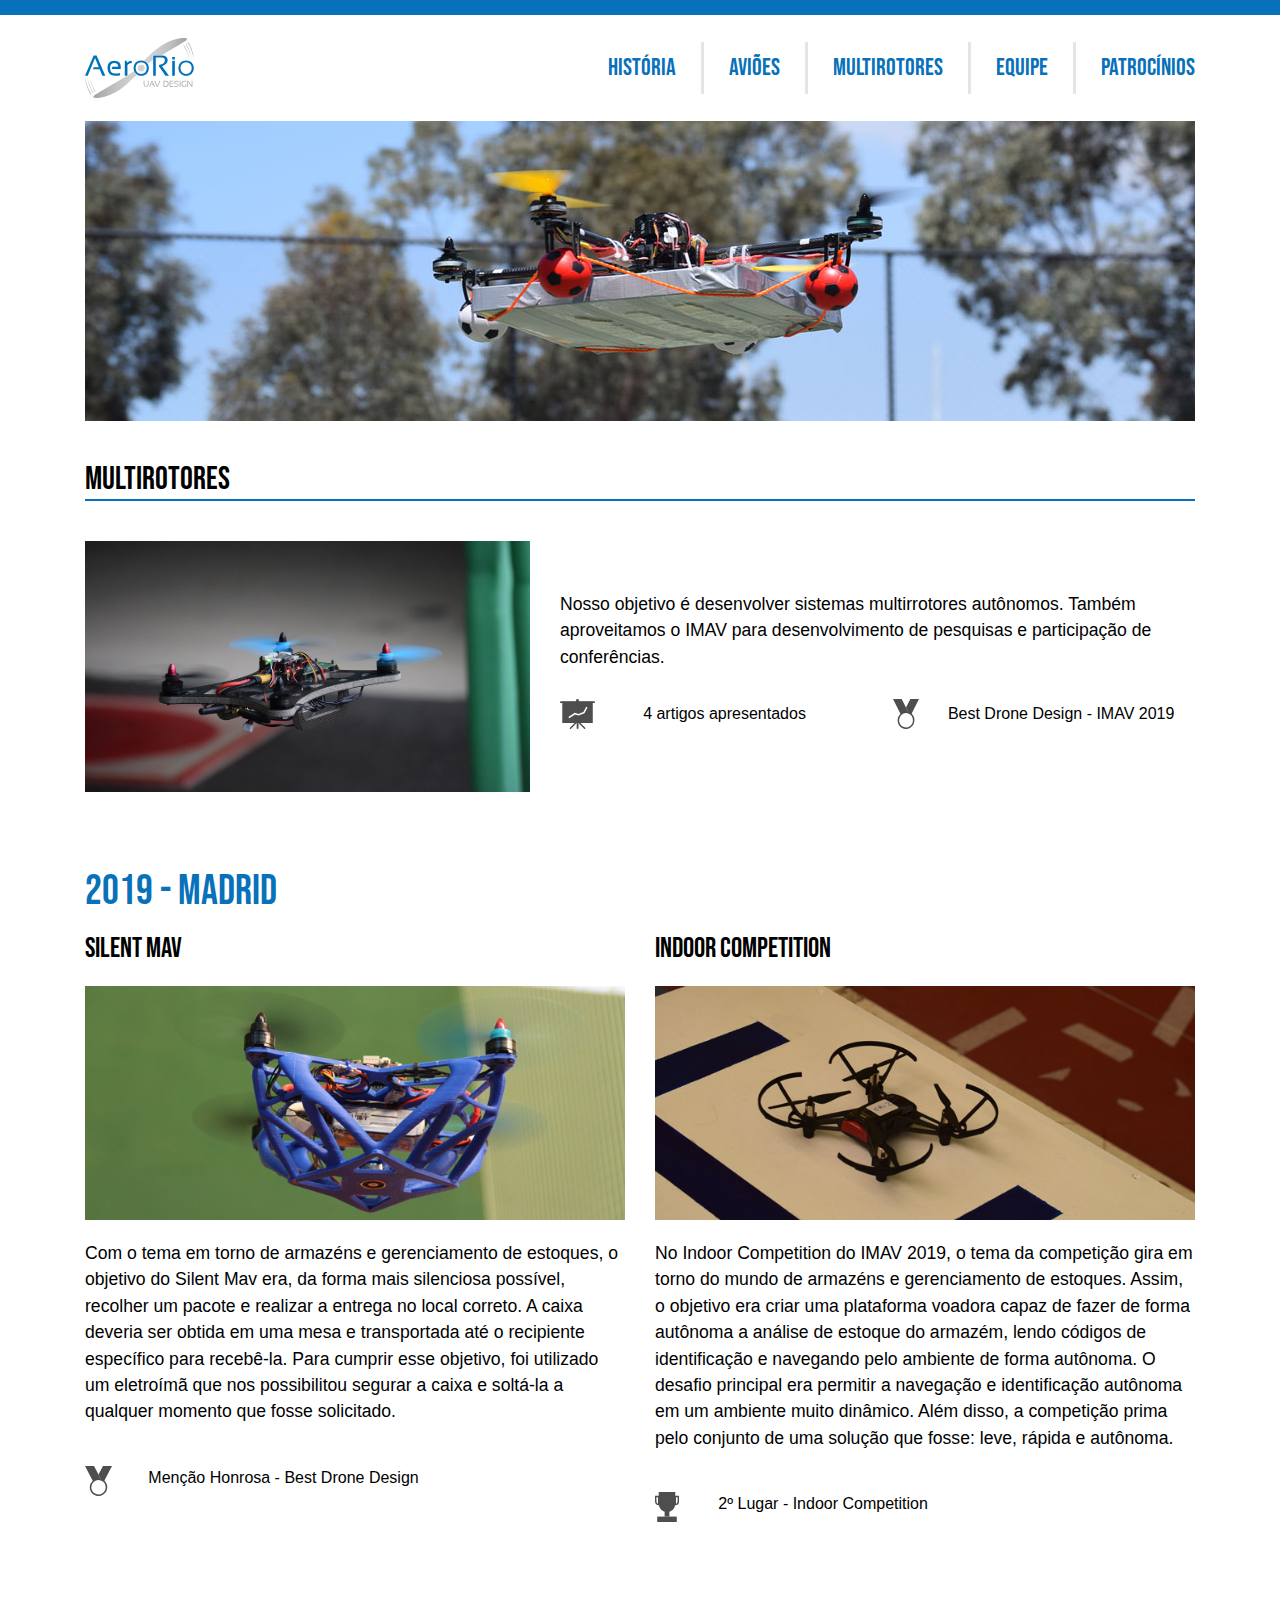
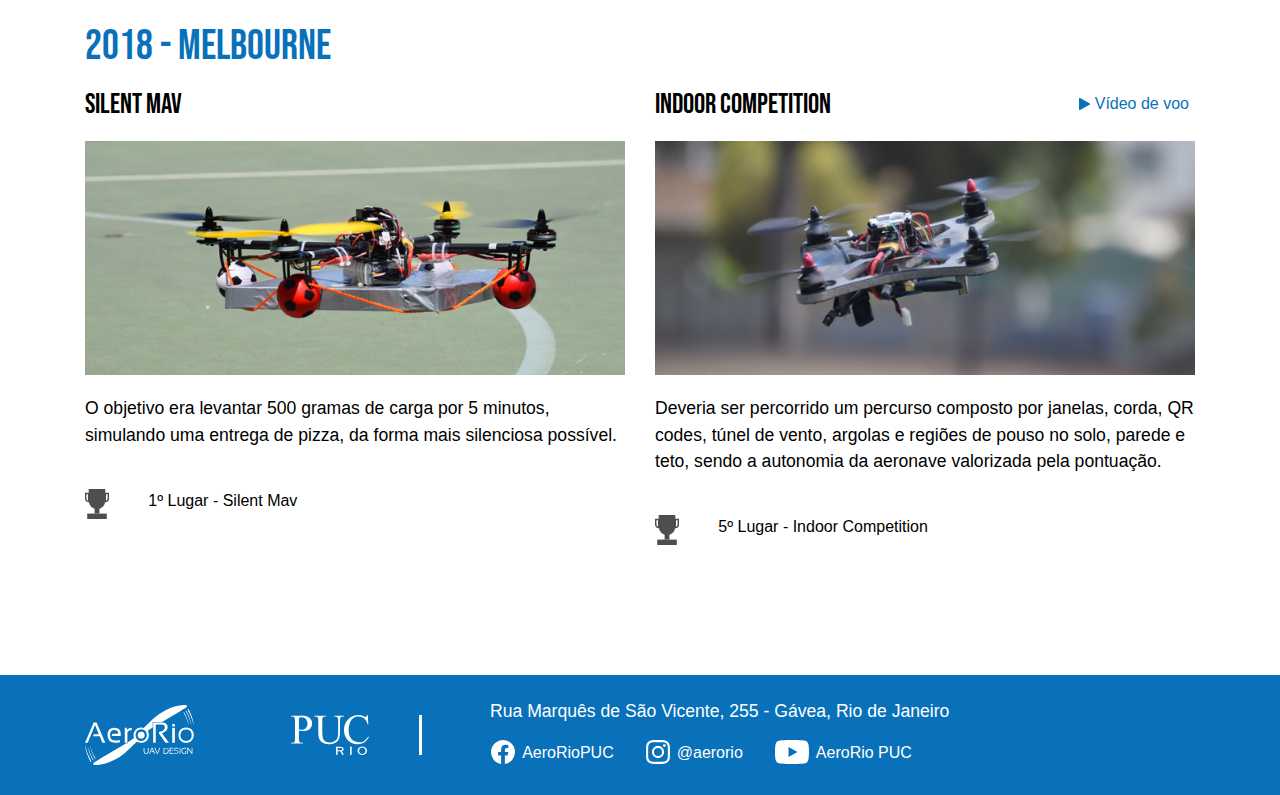
<file: multirotores.html>
<!doctype html>
<html lang="en">
    <head>
        <!-- Required meta tags -->
        <meta charset="utf-8">
        <meta name="viewport" content="width=device-width, initial-scale=1, shrink-to-fit=no">

        <!-- Bootstrap CSS -->
        <link rel="stylesheet" href="css/bootstrap.css">
        <link href="https://fonts.googleapis.com/css?family=Bebas+Neue&display=swap" rel="stylesheet"> 
        <link rel="stylesheet" href="css/index.css">

        <title>Multirotores - AeroRio</title>
        
        <!-- Favicon para todas plataformas -->
        <link rel="apple-touch-icon-precomposed" sizes="144x144" href="img/favicon/apple-touch-icon-144x144.png" />
        <link rel="apple-touch-icon-precomposed" sizes="152x152" href="img/favicon/apple-touch-icon-152x152.png" />
        <link rel="icon" type="image/png" href="img/favicon/favicon-32x32.png" sizes="32x32" />
        <link rel="icon" type="image/png" href="img/favicon/favicon-16x16.png" sizes="16x16" />
        <meta name="application-name" content="AeroRio"/>
        <meta name="msapplication-TileColor" content="#0070BA" />
        <meta name="msapplication-TileImage" content="img/favicon/mstile-144x144.png" />
    </head>
    
    <body>
        <main>
            <div class="container">
        
                <header>
                    <!-- ----------- Menu ----------- -->
                    <section class="row">
                        <div class="col-md-12">
                            <nav class="navbar navbar-expand-lg navbar-light menu">
                                <a class="navbar-brand" href="index.html"><img class="logo_aero" src="img/logo_cor.svg" alt="Logo da AeroRio"></a>
                                <button class="navbar-toggler" type="button" data-toggle="collapse" data-target="#navbarNav" aria-controls="navbarNav" aria-expanded="false" aria-label="Toggle navigation">
                                    <span class="navbar-toggler-icon"></span>
                                </button>
                                <div class="collapse navbar-collapse ul justify-content-end" id="navbarNav">
                                    <ul class="navbar-nav">
                                        <li class="nav-item">
                                            <a class="nav-link item" href="historia.html">História</a>
                                        </li>
                                        <li class="nav-item">
                                            <a class="nav-link item" href="avioes.html">Aviões</a>
                                        </li>
                                        <li class="nav-item">
                                            <a class="nav-link item" href="multirotores.html">Multirotores</a>
                                        </li>
                                        <li class="nav-item">
                                            <a class="nav-link item" href="equipe.html">Equipe</a>
                                        </li>
                                        <li class="nav-item">
                                            <a class="nav-link item ultimo_menu" href="patrocinadores.html">Patrocínios</a>
                                        </li>
                                    </ul>
                                </div>
                            </nav>
                        </div>
                    </section>

                </header>
                
                </div> <!-- Fecha o container do menu -->
                

                
                <!-- ----------- VÍDEO POPUP ----------- -->
                <!-- Fora do container para o overlay poder ocupar a tela inteira.
                Para adicionar novos vídeos que aparecem como popup adicionar o código do youtube ou vimeo

                <div class="vpop" data-type="youtube" data-id="6xcG6ttMDVY" data-autoplay='true'>Youtube</div>
                
                ou

                <div class="vpop" data-type="vimeo" data-id="172052320" data-autoplay='true'>Vimeo</div>

                e substituir o data-id="xxxxx" com o id do vídeo.
                Link para o código usado: https://codepen.io/bgold/pen/WxppOq
                -->
                <!--Lembre que alterações no popup em multirotores também devem ser feitas em aviões-->
            
                <div id="video-popup-overlay"></div>

                <div id="video-popup-container">
                  <div id="video-popup-close" class="fade">&#10006;</div>
                  <div id="video-popup-iframe-container">
                    <iframe id="video-popup-iframe" src="" width="100%" height="100%" frameborder="0"></iframe>
                  </div>
                </div>
                
 
                <div class="container"> <!-- Reabre o container pro resto da página -->

                <!-- ----------- Banner ----------- -->
                <section class="row">
                    <div class="col-12">

                        <img src="img/destaque_multirotores.jpg" class="img-fluid" alt="Drone carregando caixa enquanto voa.">

                    </div>
                </section>

                <!-- ----------- Título ----------- -->
                <section class="row">
                    <div class="col-8 col-lg-12 padding_right">

                        <h1 class="titulo_pag">Multirotores</h1>

                    </div>

                    <div class="col-4 d-lg-none padding_left alinha">
                        <div class="dropdown menu_anos">
                            <button class="btn botao btn-secondary dropdown-toggle" type="button" id="dropdownMenuButton" data-toggle="dropdown" aria-haspopup="true" aria-expanded="false">
                            Anos
                            </button>
                            <div class="dropdown-menu" aria-labelledby="dropdownMenuButton">
                                <a class="dropdown-item" href="#2018">2018</a>
                                <a class="dropdown-item" href="#2019">2019</a>
                            </div>
                        </div>
                    </div>
                </section>

                <!-- ----------- Infos topo ----------- -->
                <section class="row justify-content-center linha-1-avioes">
                    <div class="col-12 col-lg-5 order-2 order-lg-1 d-none d-lg-inline">
                        <img src="img/drones_exemplo.jpg" class="img-fluid">                        
                    </div>

                    <div class="col-12 col-lg-7 order-1 order-lg-2 alinha">
                        <p>Nosso objetivo é desenvolver sistemas multirrotores autônomos. Também aproveitamos o IMAV para desenvolvimento de pesquisas e participação de conferências.</p>

                        <!-- ----------- Tabela resumo ----------- -->
                        <div class="row resumo_conquistas justify-content-center">
                            <div class="col-md-6">
                                <div class="row justify-content-center">
                                    <div class="col-2 col-md-3 alinha">
                                        <img src="img/ic_apresentacao.svg" alt="Ícone de troféu." class="icone">
                                    </div>
                                    <div class="col-10 col-md-9">
                                        <p class="ponto_destaque">4 artigos apresentados</p>
                                    </div>
                                </div>
                            </div>

                            <div class="col-md-6">
                                <div class="row justify-content-center">
                                    <div class="col-2 alinha">
                                        <img src="img/ic_medalha.svg" alt="Ícone de troféu." class="icone">
                                    </div>
                                    <div class="col-10">
                                        <p class="ponto_destaque">Best Drone Design - IMAV 2019</p>
                                    </div>
                                </div>
                            </div>

                            

                        </div>
                    </div>

                </section>

                <!-- ----------- 2019 ----------- -->
                <section class="row linha_avioes" id="2019">

                    <div class="row container">
                        <div class="col-12">
                            <h3 class="ano">2019 - Madrid</h3>
                        </div>
                    </div>

                    <!-- Silent -->
                        <div class="col-lg-6 justify-content-between">

                            <!-- Modalidade -->
                            <div class="row">
                                <div class="col-12 alinha">
                                    <h4 class="alinha">Silent MAV</h4>
                                </div>

                            </div>

                            <!-- Imagem 669x290 -->
                            <img src="img/drones_2019_silent.jpg" alt="Drone Silent de 2019 voando." class="alinha img_aviao">

                            <p>Com o tema em torno de armazéns e gerenciamento de estoques, o objetivo do Silent Mav era, da forma mais silenciosa possível, recolher um pacote e realizar a entrega no local correto. A caixa deveria ser obtida em uma mesa e transportada até o recipiente específico para recebê-la. Para cumprir esse objetivo, foi utilizado um eletroímã que nos possibilitou segurar a caixa e soltá-la a qualquer momento que fosse solicitado.</p>

                            <!-- Prêmios -->
                            <div class="row premios">
                                
                                <div class="col-md-8">
                                    <div class="row">
                                        <div class="col-2">
                                            <img src="img/ic_medalha.svg" alt="Ícone de medalha" class="icone">

                                        </div>

                                        <div class="col-10">
                                            <p class="ponto_destaque">Menção Honrosa - Best Drone Design</p>
                                        </div>
                                    </div>
                                </div>
                                
                                                            
                                
                            </div> 

                        </div>


                    <!-- Indoor -->
                        <div class="col-lg-6 justify-content-between">

                            <!-- Modalidade -->
                            <div class="row east">
                                <div class="col-12 alinha">
                                    <h4 class="alinha">Indoor Competition</h4>
                                </div>
                            

                            </div>

                            <!-- Imagem 669x290 -->
                            <img src="img/drones_2019_indoor.jpg" alt="Drone Indoor de 2019 voando." class="alinha img_aviao">

                            <p>No Indoor Competition do IMAV 2019, o tema da competição gira em torno do mundo de armazéns e gerenciamento de estoques. Assim, o objetivo era criar uma plataforma voadora capaz de fazer de forma autônoma a análise de estoque do armazém, lendo códigos de identificação e navegando pelo ambiente de forma autônoma. O desafio principal era permitir a navegação e identificação autônoma em um ambiente muito dinâmico. Além disso, a competição prima pelo conjunto de uma solução que fosse: leve, rápida e autônoma.</p>

                            <!-- Prêmios -->
                            <div class="row premios">
                                
                                <div class="col-md-8">
                                    <div class="row">
                                        <div class="col-2">
                                            <img src="img/ic_trofeu.svg" alt="Ícone de troféu" class="icone">

                                        </div>

                                        <div class="col-10">
                                            <p class="ponto_destaque">2º Lugar - Indoor Competition</p>
                                        </div>
                                    </div>
                                </div>
                                
                                
                                
                            </div> 

                        </div>



                </section>

                <!-- ----------- 2018 ----------- -->
                <section class="row linha_avioes ultima_linha" id="2018">

                    <div class="row container">
                        <div class="col-12">
                            <h3 class="ano">2018 - Melbourne</h3>
                        </div>
                    </div>

                    <!-- Silent -->
                        <div class="col-lg-6 justify-content-between">

                            <!-- Modalidade -->
                            <div class="row">
                                <div class="col-12 alinha">
                                    <h4 class="alinha">Silent MAV</h4>
                                </div>

                            </div>

                            <!-- Imagem 669x290 -->
                            <img src="img/drones_2018_silent.jpg" alt="Drone Silent MAV de 2018 voando." class="alinha img_aviao">

                            <p>O objetivo era levantar 500 gramas de carga por 5 minutos, simulando uma entrega de pizza, da forma mais silenciosa possível.</p>

                            <!-- Prêmios -->
                            <div class="row premios">
                                
                                <div class="col-md-8">
                                    <div class="row">
                                        <div class="col-2">
                                            <img src="img/ic_trofeu.svg" alt="Ícone de troféu" class="icone">

                                        </div>

                                        <div class="col-10">
                                            <p class="ponto_destaque">1º Lugar - Silent Mav</p>
                                        </div>
                                    </div>
                                </div>
                                
                                                            
                                
                            </div> 

                        </div>


                    <!-- Indoor -->
                        <div class="col-lg-6 justify-content-between">

                            <!-- Modalidade -->
                            <div class="row east">
                                <div class="col-7 alinha">
                                    <h4 class="alinha">Indoor Competition</h4>
                                </div>
                                
                                <!-- Vídeo de voo -->
                                <div class="col-5 alinha txt_right">
                                    
                                    <button type="button" class="link_video">
                                        <div class="vpop" data-type="youtube" data-id="jONfwL3LCUA" data-autoplay='true'>
                                            <img class="ic-play" src="img/ic_play.svg" width="11">
                                            <span>Vídeo de voo</span>
                                        </div>
                                    </button>

                                </div>
                            

                            </div>

                            <!-- Imagem 669x290 -->
                            <img src="img/drones_2018_indoor.jpg" alt="Drone Indoor de 2018 voando." class="alinha img_aviao">

                            <p>Deveria ser percorrido um percurso composto por janelas, corda, QR codes, túnel de vento, argolas e regiões de pouso no solo, parede e teto, sendo a autonomia da aeronave valorizada pela pontuação.</p>

                            <!-- Prêmios -->
                            <div class="row premios">
                                
                                <div class="col-md-8">
                                    <div class="row">
                                        <div class="col-2">
                                            <img src="img/ic_trofeu.svg" alt="Ícone de troféu" class="icone">

                                        </div>

                                        <div class="col-10">
                                            <p class="ponto_destaque">5º Lugar - Indoor Competition</p>
                                        </div>
                                    </div>
                                </div>
                                
                                                            
                                
                            </div> 

                        </div>



                </section>
            </div>

            <!-- ----------- Footer ----------- -->
                <footer>

                   <section class="row rodape container alinha">
                        <div class="col-5 col-md-2 alinha">
                              <a class="navbar-brand margin-r-sm-zero" href="index.html"><img src="img/logo_branco.svg" class="logo_aero margin-r-sm-zero"></a>
                        </div>

                       <div class="col-7 col-md-2 alinha">
                            <nav class="navbar navbar-expand-lg navbar-light">
                              <a class="navbar-brand" href="http://www.puc-rio.br/index.html"><img src="img/puc_branco.svg" class="logo_puc"></a>
                            </nav>
                        </div>

                        <div class="col-12 col-md-8 alinha rodape_padding">

                            <div class="row">
                                <div class="col-md-12 endereco">
                                    <p>Rua Marquês de São Vicente, 255 - Gávea, Rio de Janeiro</p>

                                </div>
                            </div>

                            <div class="row">
                                <ul class="nav_footer nav  rodape_social">
                                      <li class="nav-item rodape_redes_sm">
                                        <p class="d-sm-none">Redes sociais:</p>
                                      </li>

                                      <li class="nav-item">
                                        <a class="nav-link" href="https://www.facebook.com/AeroRioPUC/"><img src="img/logo_facebook_branco.svg" class="social" alt="Logo do Facebook"><span class="d-none d-sm-inline">AeroRioPUC</span></a>
                                      </li>
                                      <li class="nav-item">
                                          <a class="nav-link" href="https://www.instagram.com/aerorio/"><img src="img/logo_instagram_branco.svg" class="social" alt="Logo do Instagram"><span class="d-none d-sm-inline">@aerorio</span></a>
                                      </li>
                                      <li class="nav-item">
                                          <a class="nav-link" href="https://www.youtube.com/channel/UCpUaPyujYn-n_-0CiJIilpQ"><img src="img/logo_youtube_branco.svg" class="social" alt="Logo do Instagram"><span class="d-none d-sm-inline">AeroRio PUC</span></a>
                                      </li>

                                </ul>
                            </div>

                        </div>
                    </section>

               </footer>
            

            <!-- Optional JavaScript -->
            <!-- jQuery first, then Popper.js, then Bootstrap JS -->
            
            <script src="https://code.jquery.com/jquery-2.2.4.min.js" integrity="sha256-BbhdlvQf/xTY9gja0Dq3HiwQF8LaCRTXxZKRutelT44=" crossorigin="anonymous"></script>
            <script src="js/index.js"></script>
            
            <script src="https://code.jquery.com/jquery-3.4.1.slim.min.js" integrity="sha384-J6qa4849blE2+poT4WnyKhv5vZF5SrPo0iEjwBvKU7imGFAV0wwj1yYfoRSJoZ+n" crossorigin="anonymous"></script>
            <script src="https://cdn.jsdelivr.net/npm/popper.js@1.16.0/dist/umd/popper.min.js" integrity="sha384-Q6E9RHvbIyZFJoft+2mJbHaEWldlvI9IOYy5n3zV9zzTtmI3UksdQRVvoxMfooAo" crossorigin="anonymous"></script>
            <script src="https://stackpath.bootstrapcdn.com/bootstrap/4.4.1/js/bootstrap.min.js" integrity="sha384-wfSDF2E50Y2D1uUdj0O3uMBJnjuUD4Ih7YwaYd1iqfktj0Uod8GCExl3Og8ifwB6" crossorigin="anonymous"></script>

        </main>
    </body>
</html>
</file>
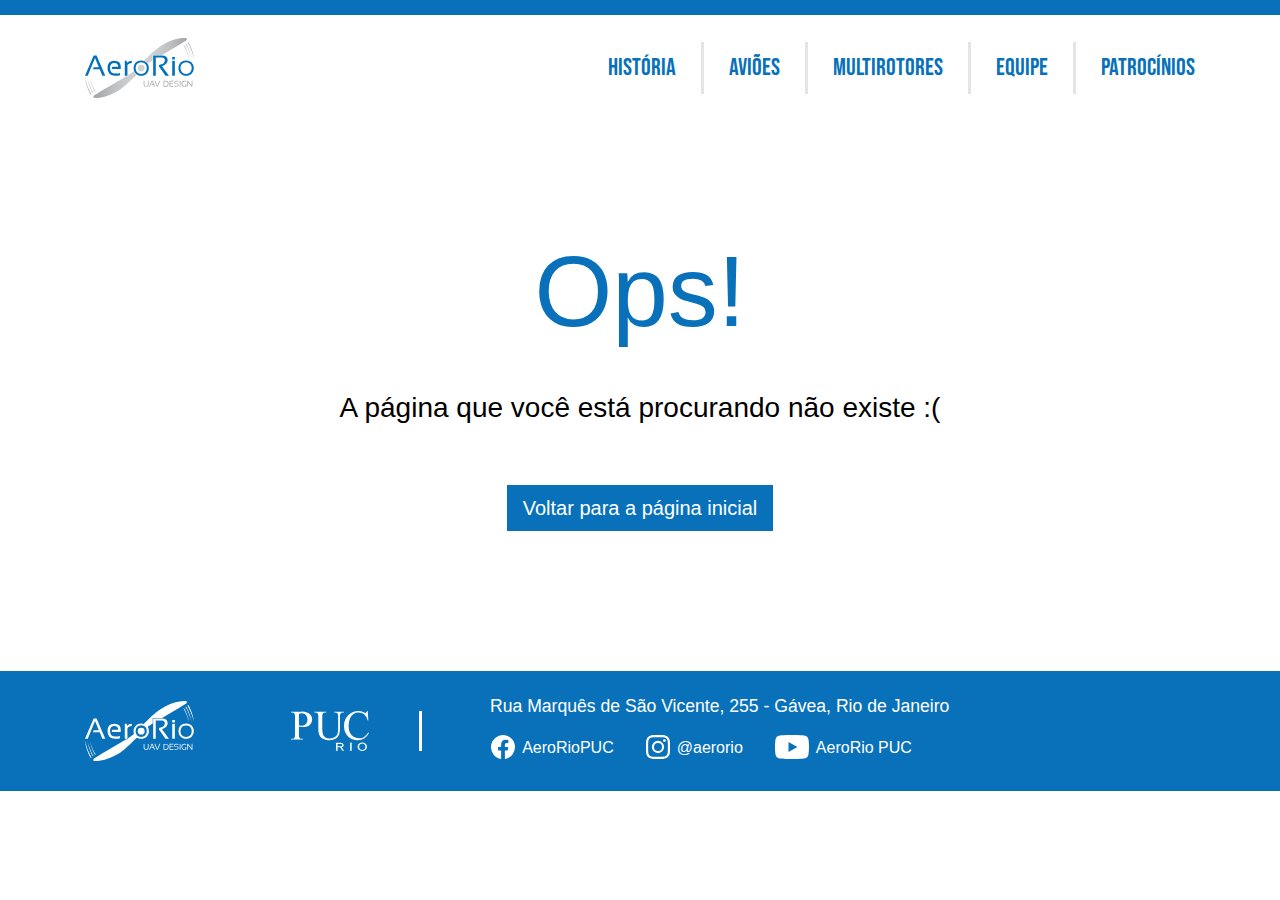
<file: not-found-page.html>
<!doctype html>
<html lang="en">
    <head>
        <!-- Required meta tags -->
        <meta charset="utf-8">
        <meta name="viewport" content="width=device-width, initial-scale=1, shrink-to-fit=no">

        <!-- Bootstrap CSS -->
        <link rel="stylesheet" href="css/bootstrap.css">
        <link href="https://fonts.googleapis.com/css?family=Bebas+Neue&display=swap" rel="stylesheet"> 
        <link rel="stylesheet" href="css/index.css">

        <title>AeroRio - Erro 404</title>
        
        <!-- Favicon para todas plataformas -->
        <link rel="apple-touch-icon-precomposed" sizes="144x144" href="img/favicon/apple-touch-icon-144x144.png" />
        <link rel="apple-touch-icon-precomposed" sizes="152x152" href="img/favicon/apple-touch-icon-152x152.png" />
        <link rel="icon" type="image/png" href="img/favicon/favicon-32x32.png" sizes="32x32" />
        <link rel="icon" type="image/png" href="img/favicon/favicon-16x16.png" sizes="16x16" />
        <meta name="application-name" content="AeroRio"/>
        <meta name="msapplication-TileColor" content="#0070BA" />
        <meta name="msapplication-TileImage" content="img/favicon/mstile-144x144.png" />
    </head>
    
    <body>
        <main>
            <div class="container">
        
                <header>
                    <!-- ----------- Menu ----------- -->
                    <section class="row">
                        <div class="col-md-12">
                            <nav class="navbar navbar-expand-lg navbar-light menu">
                                <a class="navbar-brand" href="index.html"><img class="logo_aero" src="img/logo_cor.svg" alt="Logo da AeroRio"></a>
                                <button class="navbar-toggler" type="button" data-toggle="collapse" data-target="#navbarNav" aria-controls="navbarNav" aria-expanded="false" aria-label="Toggle navigation">
                                    <span class="navbar-toggler-icon"></span>
                                </button>
                                <div class="collapse navbar-collapse ul justify-content-end" id="navbarNav">
                                    <ul class="navbar-nav">
                                        <li class="nav-item">
                                            <a class="nav-link item" href="historia.html">História</a>
                                        </li>
                                        <li class="nav-item">
                                            <a class="nav-link item" href="avioes.html">Aviões</a>
                                        </li>
                                        <li class="nav-item">
                                            <a class="nav-link item" href="multirotores.html">Multirotores</a>
                                        </li>
                                        <li class="nav-item">
                                            <a class="nav-link item" href="equipe.html">Equipe</a>
                                        </li>
                                        <li class="nav-item">
                                            <a class="nav-link item ultimo_menu" href="patrocinadores.html">Patrocínios</a>
                                        </li>
                                    </ul>
                                </div>
                            </nav>
                        </div>
                    </section>

                </header>
                 
                <!-- ----------- Banner ----------- -->
                    
                <!-- section class="row">
                    <div class="col-12">

                        <img src="img/destaque_404.jpg" class="img-fluid" alt="Pessoa fazendo os reparos em uma aeronave da competição.">

                    </div>
                </section -->
                
                <!-- ----------- Título ----------- -->
                <section class="row justify-content-center">
                    <div class="col-12 col-lg-8 erro-404 text-center">

                        <h1>Ops!</h1>
                        <h3>A página que você está procurando não existe :(</h3>
                        
                        <a class="btn btn-lg btn-primary" href="index.html" role="button">Voltar para a página inicial</a>
                    </div>

                </section>
                
            </div>
            
            
            <!-- ----------- Footer ----------- -->
                <footer>

                   <section class="row rodape container alinha">
                        <div class="col-5 col-md-2 alinha">
                              <a class="navbar-brand margin-r-sm-zero" href="index.html"><img src="img/logo_branco.svg" class="logo_aero margin-r-sm-zero"></a>
                        </div>

                       <div class="col-7 col-md-2 alinha">
                            <nav class="navbar navbar-expand-lg navbar-light">
                              <a class="navbar-brand" href="http://www.puc-rio.br/index.html"><img src="img/puc_branco.svg" class="logo_puc"></a>
                            </nav>
                        </div>

                        <div class="col-12 col-md-8 alinha rodape_padding">

                            <div class="row">
                                <div class="col-md-12 endereco">
                                    <p>Rua Marquês de São Vicente, 255 - Gávea, Rio de Janeiro</p>

                                </div>
                            </div>

                            <div class="row">
                                <ul class="nav_footer nav  rodape_social">
                                      <li class="nav-item rodape_redes_sm">
                                        <p class="d-sm-none">Redes sociais:</p>
                                      </li>

                                      <li class="nav-item">
                                        <a class="nav-link" href="https://www.facebook.com/AeroRioPUC/"><img src="img/logo_facebook_branco.svg" class="social" alt="Logo do Facebook"><span class="d-none d-sm-inline">AeroRioPUC</span></a>
                                      </li>
                                      <li class="nav-item">
                                          <a class="nav-link" href="https://www.instagram.com/aerorio/"><img src="img/logo_instagram_branco.svg" class="social" alt="Logo do Instagram"><span class="d-none d-sm-inline">@aerorio</span></a>
                                      </li>
                                      <li class="nav-item">
                                          <a class="nav-link" href="https://www.youtube.com/channel/UCpUaPyujYn-n_-0CiJIilpQ"><img src="img/logo_youtube_branco.svg" class="social" alt="Logo do Instagram"><span class="d-none d-sm-inline">AeroRio PUC</span></a>
                                      </li>

                                </ul>
                            </div>

                        </div>
                    </section>

               </footer>


                <!-- Optional JavaScript -->
                <!-- jQuery first, then Popper.js, then Bootstrap JS -->
                <script src="https://code.jquery.com/jquery-3.4.1.slim.min.js" integrity="sha384-J6qa4849blE2+poT4WnyKhv5vZF5SrPo0iEjwBvKU7imGFAV0wwj1yYfoRSJoZ+n" crossorigin="anonymous"></script>
                <script src="https://cdn.jsdelivr.net/npm/popper.js@1.16.0/dist/umd/popper.min.js" integrity="sha384-Q6E9RHvbIyZFJoft+2mJbHaEWldlvI9IOYy5n3zV9zzTtmI3UksdQRVvoxMfooAo" crossorigin="anonymous"></script>
                <script src="https://stackpath.bootstrapcdn.com/bootstrap/4.4.1/js/bootstrap.min.js" integrity="sha384-wfSDF2E50Y2D1uUdj0O3uMBJnjuUD4Ih7YwaYd1iqfktj0Uod8GCExl3Og8ifwB6" crossorigin="anonymous"></script>
            
        </main>
    </body>
</html>
</file>
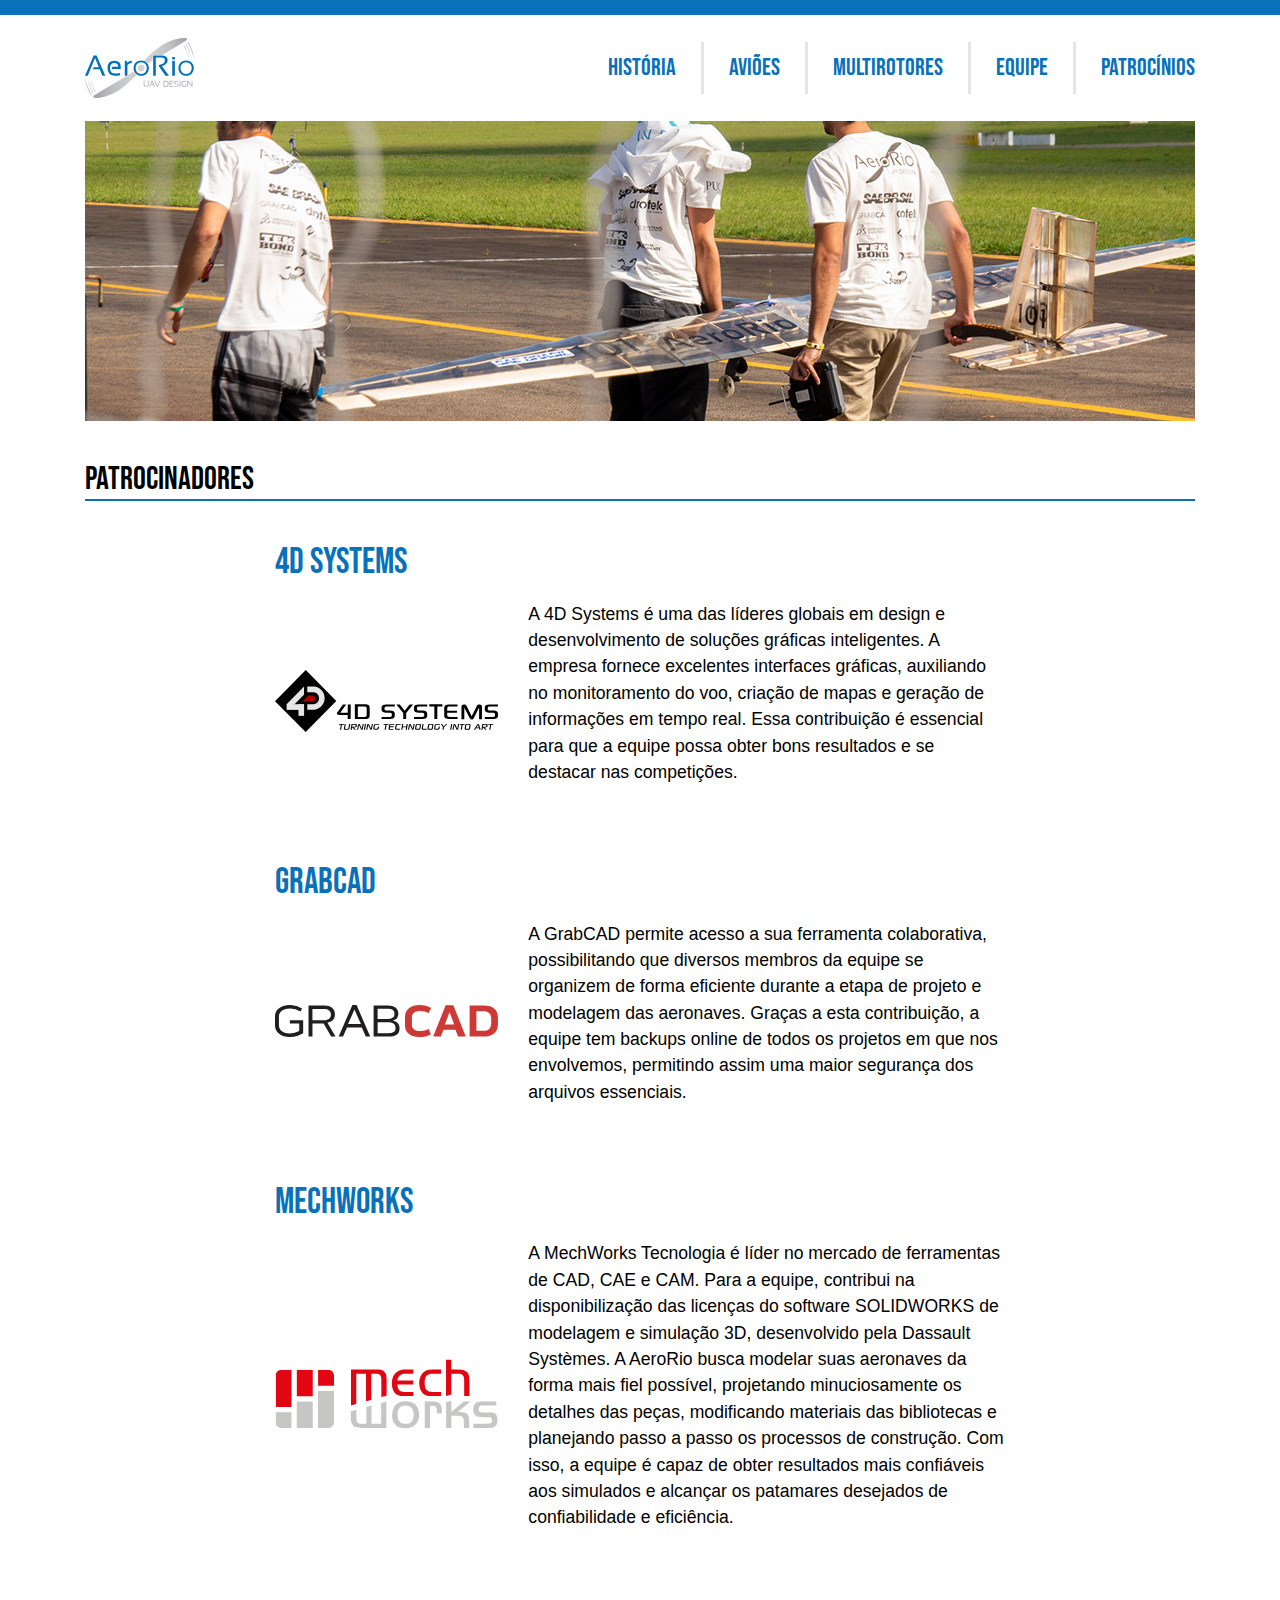
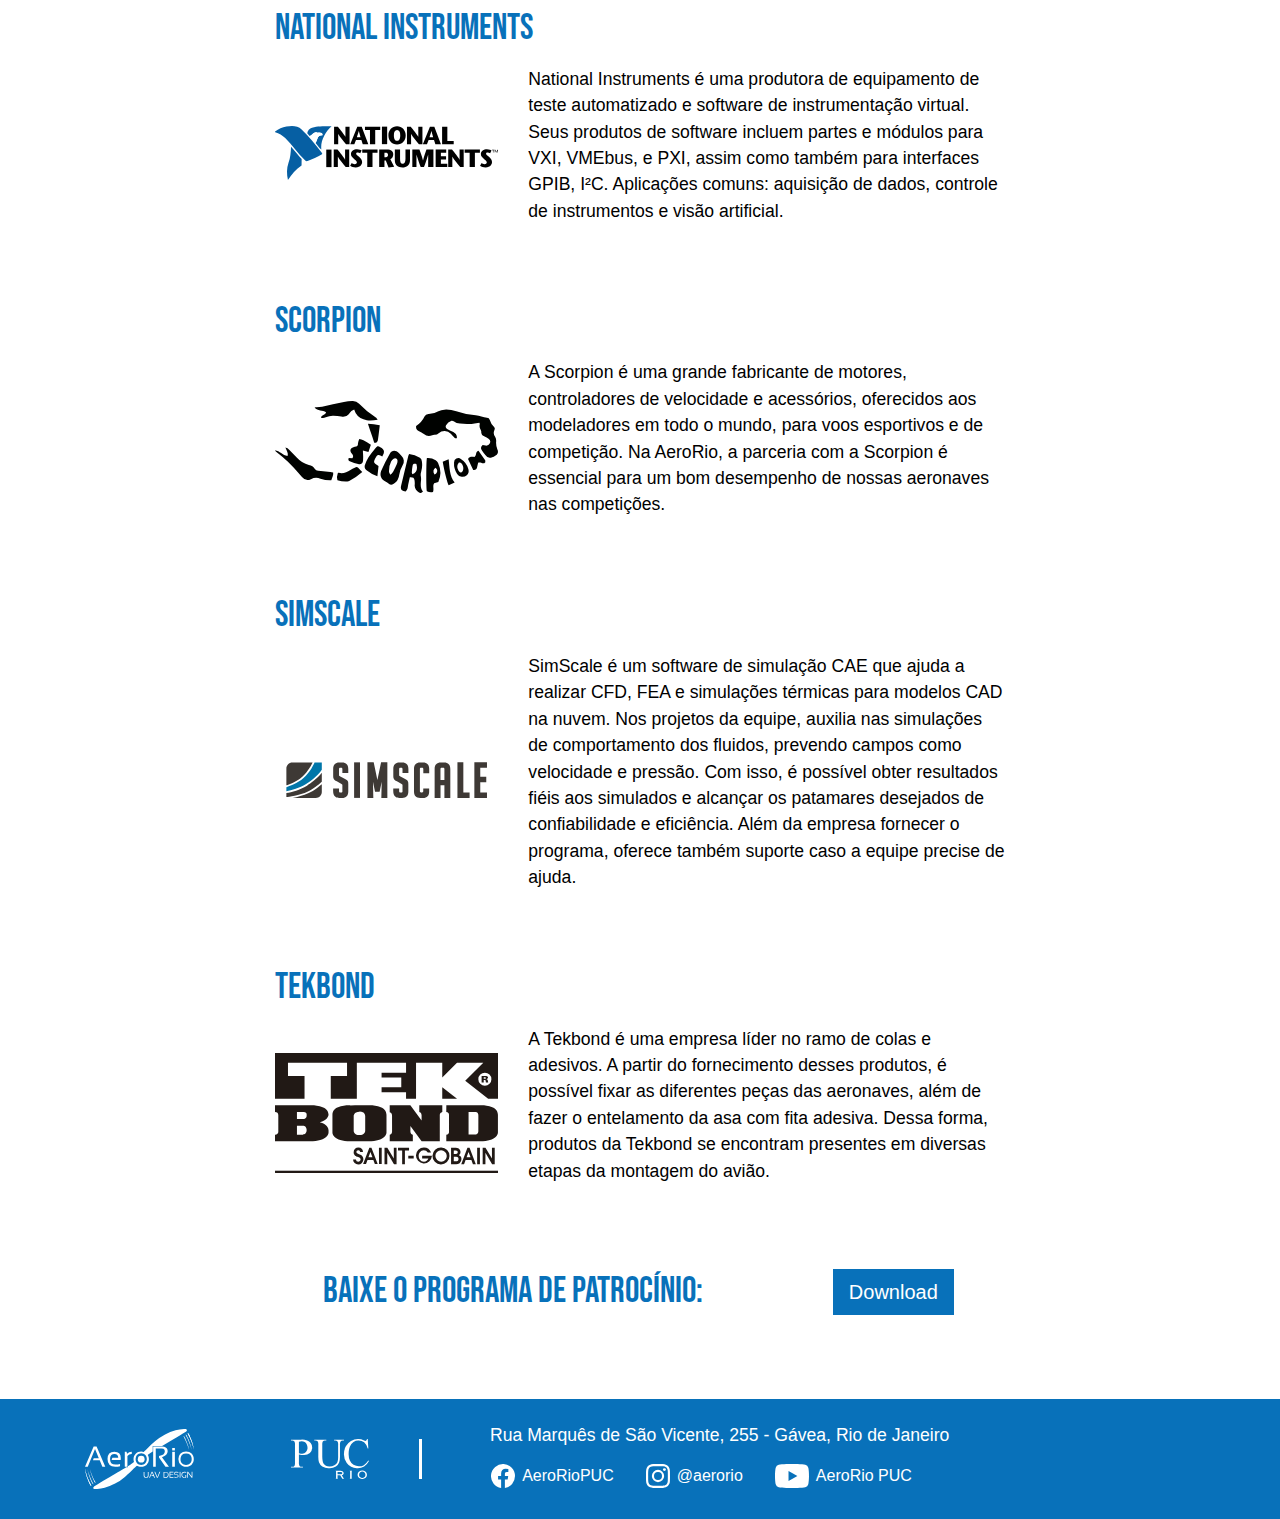
<file: patrocinadores.html>
<!doctype html>
<html lang="en">
    <head>
        <!-- Required meta tags -->
        <meta charset="utf-8">
        <meta name="viewport" content="width=device-width, initial-scale=1, shrink-to-fit=no">

        <!-- Bootstrap CSS -->
        <link rel="stylesheet" href="css/bootstrap.css">
        <link href="https://fonts.googleapis.com/css?family=Bebas+Neue&display=swap" rel="stylesheet"> 
        <link rel="stylesheet" href="css/index.css">

        <title>Patrocinadores - AeroRio</title>
        
        <!-- Favicon para todas plataformas -->
        <link rel="apple-touch-icon-precomposed" sizes="144x144" href="img/favicon/apple-touch-icon-144x144.png" />
        <link rel="apple-touch-icon-precomposed" sizes="152x152" href="img/favicon/apple-touch-icon-152x152.png" />
        <link rel="icon" type="image/png" href="img/favicon/favicon-32x32.png" sizes="32x32" />
        <link rel="icon" type="image/png" href="img/favicon/favicon-16x16.png" sizes="16x16" />
        <meta name="application-name" content="AeroRio"/>
        <meta name="msapplication-TileColor" content="#0070BA" />
        <meta name="msapplication-TileImage" content="img/favicon/mstile-144x144.png" />
    </head>
    
    <body>
        <main>
            <div class="container">
        
                <header>
                     <!-- ----------- Menu ----------- -->
                    <section class="row">
                        <div class="col-md-12">
                            <nav class="navbar navbar-expand-lg navbar-light menu">
                                <a class="navbar-brand" href="index.html"><img class="logo_aero" src="img/logo_cor.svg" alt="Logo da AeroRio"></a>
                                <button class="navbar-toggler" type="button" data-toggle="collapse" data-target="#navbarNav" aria-controls="navbarNav" aria-expanded="false" aria-label="Toggle navigation">
                                    <span class="navbar-toggler-icon"></span>
                                </button>
                                <div class="collapse navbar-collapse ul justify-content-end" id="navbarNav">
                                    <ul class="navbar-nav">
                                        <li class="nav-item">
                                            <a class="nav-link item" href="historia.html">História</a>
                                        </li>
                                        <li class="nav-item">
                                            <a class="nav-link item" href="avioes.html">Aviões</a>
                                        </li>
                                        <li class="nav-item">
                                            <a class="nav-link item" href="multirotores.html">Multirotores</a>
                                        </li>
                                        <li class="nav-item">
                                            <a class="nav-link item" href="equipe.html">Equipe</a>
                                        </li>
                                        <li class="nav-item">
                                            <a class="nav-link item ultimo_menu" href="patrocinadores.html">Patrocínios</a>
                                        </li>
                                    </ul>
                                </div>
                            </nav>
                        </div>
                    </section>

                </header>

                <!-- ----------- Banner ----------- -->
                <section class="row">
                    <div class="col-12">

                        <img src="img/destaque_patrocinios.jpg" class="img-fluid" alt="Dois membros da equipe carregando o avião, com os patrocínios nas costas da camisa em destaque.">

                    </div>
                </section>

                <!-- ----------- Título ----------- -->
                <section class="row">
                    <div class="col-12">

                        <h1 class="titulo_pag">Patrocinadores</h1>

                    </div>
                </section>

                <section class="row">
                    <div class="col-12 col-md-10 col-lg-8 alinha">
                        <ul class="patrocinios">
                            <li>
                                <div class="row">
                                    <h4 class="col-lg-12 primeiro_titulo titulo_h4">4D Systems</h4>
                                </div>

                                <div class="row">
                                    <div class="col-6 col-lg-4 alinha">
                                        <a href="https://4dsystems.com.au/"><img src="img/pat_4dsystems.svg"></a>
                                    </div>

                                    <div class="col-lg-8">
                                        <p>A 4D Systems é uma das líderes globais em design e desenvolvimento de soluções gráficas inteligentes. A empresa fornece excelentes interfaces gráficas, auxiliando no monitoramento do voo, criação de mapas e geração de informações em tempo real. Essa contribuição é essencial para que a equipe possa obter bons resultados e se destacar nas competições.</p>
                                    </div>
                                </div>
                            </li>
                            
                            <li>
                                <div class="row">
                                    <h4 class="col-lg-12 titulo_h4">GrabCAD</h4>
                                </div>

                                <div class="row">
                                    <div class="col-6 col-lg-4 alinha">
                                        <a href="https://grabcad.com/"><img src="img/pat_grabcad.svg"></a>
                                    </div>

                                    <div class="col-lg-8">
                                        <p>A GrabCAD permite acesso a sua ferramenta colaborativa, possibilitando que diversos membros da equipe se organizem de forma eficiente durante a etapa de projeto e modelagem das aeronaves. Graças a esta contribuição, a equipe tem backups online de todos os projetos em que nos envolvemos, permitindo assim uma maior segurança dos arquivos essenciais.</p>
                                    </div>
                                </div>
                            </li>
                            
                            <li>
                                <div class="row">
                                    <h4 class="col-lg-12 titulo_h4">MechWorks</h4>
                                </div>

                                <div class="row">
                                    <div class="col-6 col-lg-4 alinha">
                                        <a href="https://mechworks.com.br/"><img src="img/pat_mechworks.svg"></a>
                                    </div>

                                    <div class="col-lg-8">
                                        <p>A MechWorks Tecnologia é líder no mercado de ferramentas de CAD, CAE e CAM. Para a equipe, contribui na disponibilização das licenças do software SOLIDWORKS de modelagem e simulação 3D, desenvolvido pela Dassault Systèmes. A AeroRio busca modelar suas aeronaves da forma mais fiel possível, projetando minuciosamente os detalhes das peças, modificando materiais das bibliotecas e planejando passo a passo os processos de construção. Com isso,  a equipe é capaz de obter resultados mais confiáveis aos simulados e alcançar os patamares desejados de confiabilidade e eficiência.</p>
                                    </div>
                                </div>
                            </li>
                            
                            <li>
                                <div class="row">
                                    <h4 class="col-lg-12 titulo_h4">National Instruments</h4>
                                </div>

                                <div class="row">
                                    <div class="col-6 col-lg-4 alinha">
                                        <a href="https://www.ni.com/pt-br.html"><img src="img/pat_national.svg"></a>
                                    </div>

                                    <div class="col-lg-8">
                                        <p>National Instruments é uma produtora de equipamento de teste automatizado e software de instrumentação virtual. Seus produtos de software incluem partes e módulos para VXI, VMEbus, e PXI, assim como também para interfaces GPIB, I²C. Aplicações comuns: aquisição de dados, controle de instrumentos e visão artificial.</p>
                                    </div>
                                </div>
                            </li>

                            <li>
                                <div class="row">
                                    <h4 class="col-lg-12 titulo_h4">Scorpion</h4>
                                </div>

                                <div class="row">
                                    <div class="col-6 col-lg-4 alinha">
                                        <a href="https://www.scorpionsystem.com/"><img src="img/pat_scorpion.svg"></a>
                                    </div>

                                    <div class="col-lg-8">
                                        <p>A Scorpion é uma grande fabricante de motores, controladores de velocidade e acessórios, oferecidos aos modeladores em todo o mundo, para voos esportivos e de competição. Na AeroRio, a parceria com a Scorpion é essencial para um bom desempenho de nossas aeronaves nas competições.</p>
                                    </div>
                                </div>
                            </li>
                            
                            <li>
                                <div class="row">
                                    <h4 class="col-lg-12 titulo_h4">SimScale</h4>
                                </div>

                                <div class="row">
                                    <div class="col-6 col-lg-4 alinha">
                                        <a href="https://www.simscale.com/"><img src="img/pat_simscale.svg"></a>
                                    </div>

                                    <div class="col-lg-8">
                                        <p>SimScale é um software de simulação CAE que ajuda a realizar CFD, FEA e simulações térmicas para modelos CAD na nuvem. Nos projetos da equipe, auxilia nas simulações de comportamento dos fluidos, prevendo campos como velocidade e pressão. Com isso, é possível obter resultados fiéis aos simulados e alcançar os patamares desejados de confiabilidade e eficiência. Além da empresa fornecer o programa, oferece também suporte caso a equipe precise de ajuda.</p>
                                    </div>
                                </div>
                            </li>
                            
                            <li>
                                <div class="row">
                                    <h4 class="col-lg-12 titulo_h4">Tekbond</h4>
                                </div>

                                <div class="row">
                                    <div class="col-6 col-lg-4 alinha">
                                        <a href="https://www.tekbond.com.br/pt-br"><img src="img/pat_tekbond.svg"></a>
                                    </div>

                                    <div class="col-lg-8">
                                        <p>A Tekbond é uma empresa líder no ramo de colas e adesivos. A partir do fornecimento desses produtos, é possível fixar as diferentes peças das aeronaves, além de fazer o entelamento da asa com fita adesiva. Dessa forma, produtos da Tekbond se encontram presentes em diversas etapas da montagem do avião.</p>
                                    </div>
                                </div>
                            </li>

                            <li>

                                <div class="row espac">                        
                                    <div class="col-md-8 text-center alinha">
                                        <h4 class="prog_pat titulo_h4">Baixe o programa de patrocínio:</h4>
                                    </div>

                                    <div class="col-md-4 text-center alinha">
                                        <a href="arquivos/ProgramaPatrocínio_AeroRio.pdf"><button type="button" class="btn btn-lg btn-primary">Download</button></a>
                                    </div>
                                </div>
                            </li>

                        </ul>

                    </div>

                </section>
            </div>
            
            <!-- ----------- Footer ----------- -->
                <footer>

                   <section class="row rodape container alinha">
                        <div class="col-5 col-md-2 alinha">
                              <a class="navbar-brand margin-r-sm-zero" href="index.html"><img src="img/logo_branco.svg" class="logo_aero margin-r-sm-zero"></a>
                        </div>

                       <div class="col-7 col-md-2 alinha">
                            <nav class="navbar navbar-expand-lg navbar-light">
                              <a class="navbar-brand" href="http://www.puc-rio.br/index.html"><img src="img/puc_branco.svg" class="logo_puc"></a>
                            </nav>
                        </div>

                        <div class="col-12 col-md-8 alinha rodape_padding">

                            <div class="row">
                                <div class="col-md-12 endereco">
                                    <p>Rua Marquês de São Vicente, 255 - Gávea, Rio de Janeiro</p>

                                </div>
                            </div>

                            <div class="row">
                                <ul class="nav_footer nav  rodape_social">
                                      <li class="nav-item rodape_redes_sm">
                                        <p class="d-sm-none">Redes sociais:</p>
                                      </li>

                                      <li class="nav-item">
                                        <a class="nav-link" href="https://www.facebook.com/AeroRioPUC/"><img src="img/logo_facebook_branco.svg" class="social" alt="Logo do Facebook"><span class="d-none d-sm-inline">AeroRioPUC</span></a>
                                      </li>
                                      <li class="nav-item">
                                          <a class="nav-link" href="https://www.instagram.com/aerorio/"><img src="img/logo_instagram_branco.svg" class="social" alt="Logo do Instagram"><span class="d-none d-sm-inline">@aerorio</span></a>
                                      </li>
                                      <li class="nav-item">
                                          <a class="nav-link" href="https://www.youtube.com/channel/UCpUaPyujYn-n_-0CiJIilpQ"><img src="img/logo_youtube_branco.svg" class="social" alt="Logo do Instagram"><span class="d-none d-sm-inline">AeroRio PUC</span></a>
                                      </li>

                                </ul>
                            </div>

                        </div>
                    </section>

               </footer>
            

            <!-- Optional JavaScript -->
            <!-- jQuery first, then Popper.js, then Bootstrap JS -->
            <script src="https://code.jquery.com/jquery-3.4.1.slim.min.js" integrity="sha384-J6qa4849blE2+poT4WnyKhv5vZF5SrPo0iEjwBvKU7imGFAV0wwj1yYfoRSJoZ+n" crossorigin="anonymous"></script>
            <script src="https://cdn.jsdelivr.net/npm/popper.js@1.16.0/dist/umd/popper.min.js" integrity="sha384-Q6E9RHvbIyZFJoft+2mJbHaEWldlvI9IOYy5n3zV9zzTtmI3UksdQRVvoxMfooAo" crossorigin="anonymous"></script>
            <script src="https://stackpath.bootstrapcdn.com/bootstrap/4.4.1/js/bootstrap.min.js" integrity="sha384-wfSDF2E50Y2D1uUdj0O3uMBJnjuUD4Ih7YwaYd1iqfktj0Uod8GCExl3Og8ifwB6" crossorigin="anonymous"></script>

        </main>
    </body>
</html>
</file>
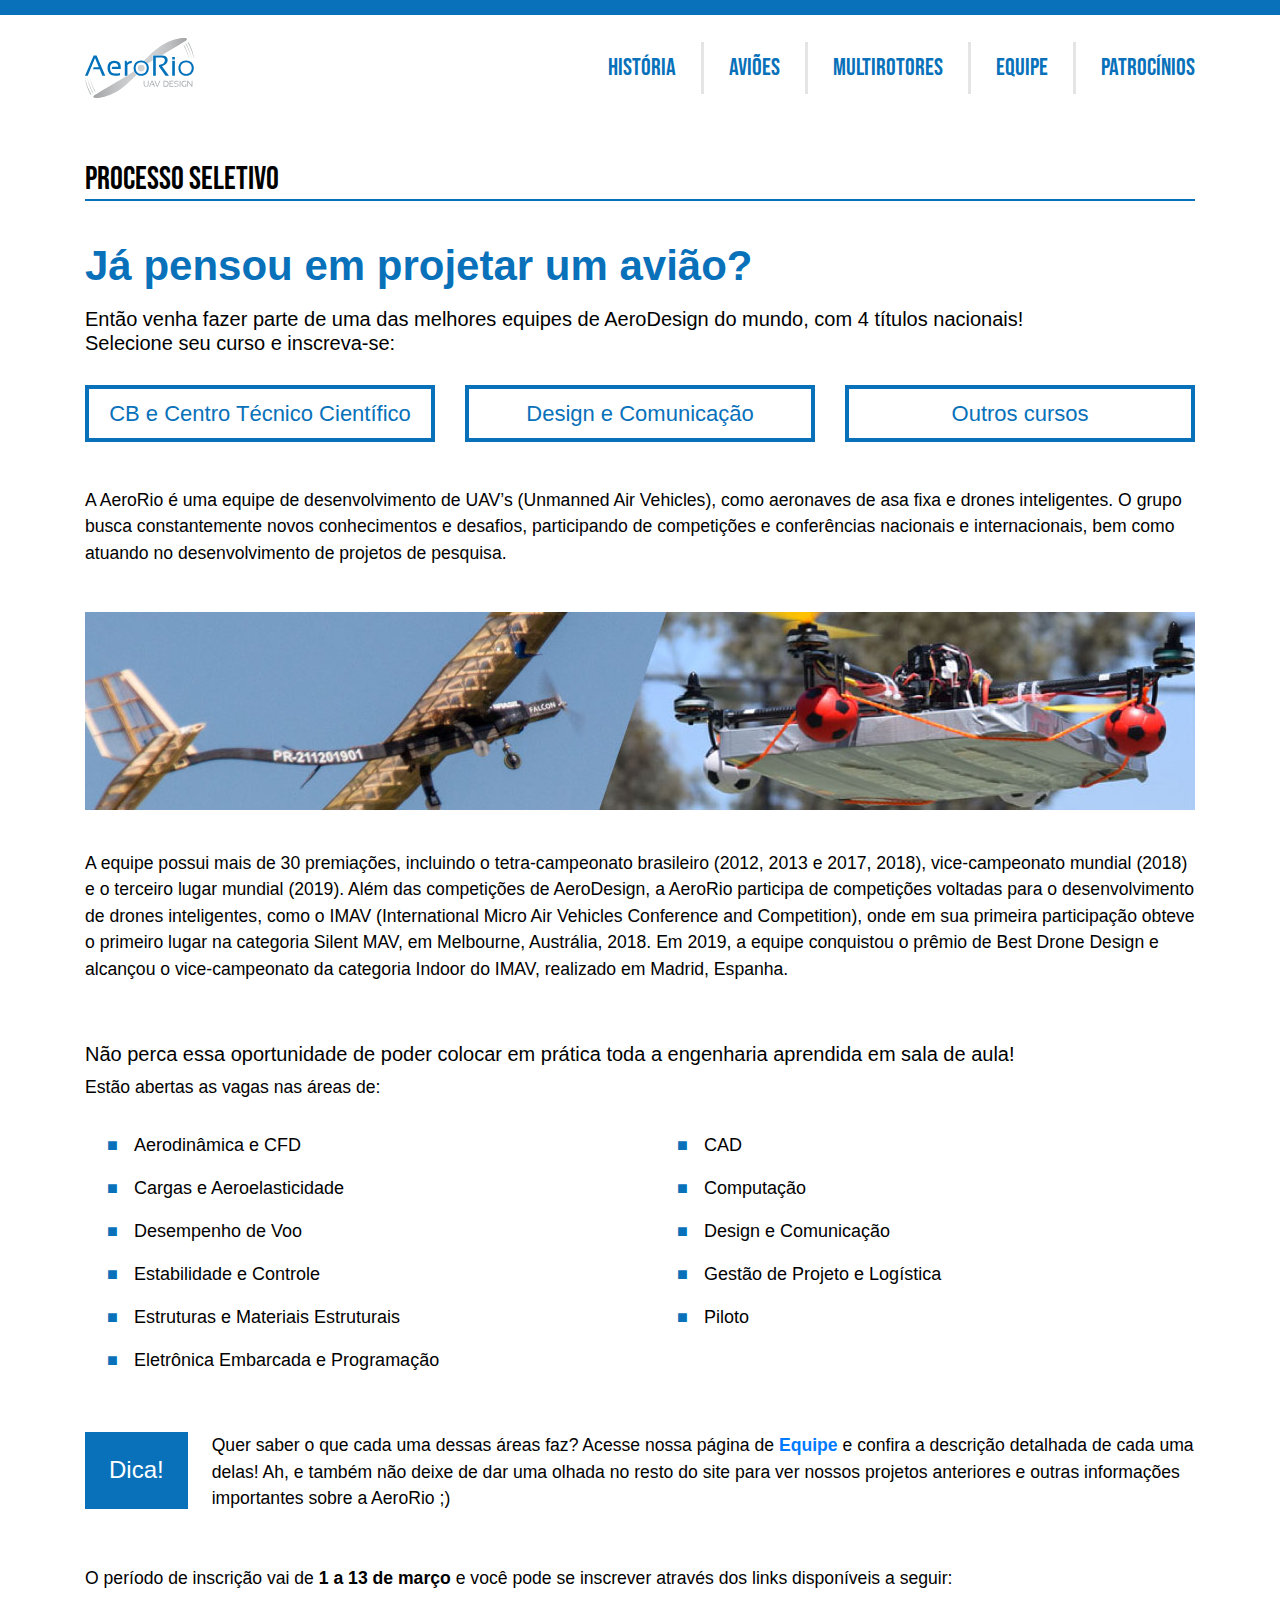
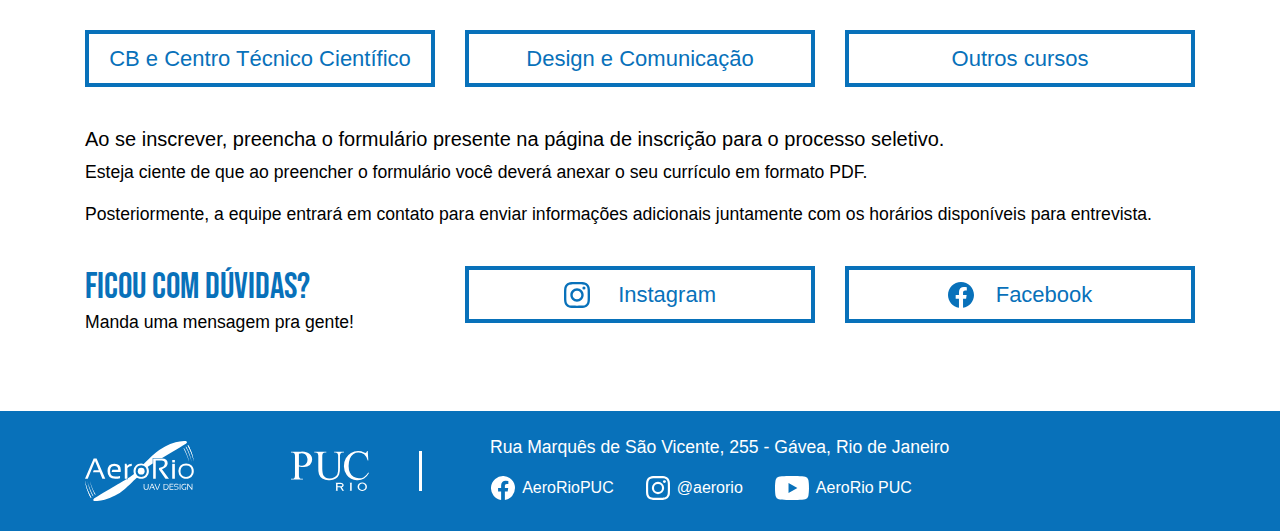
<file: processoseletivo.html>
<!doctype html>
<html lang="en">
    <head>
        <!-- Required meta tags -->
        <meta charset="utf-8">
        <meta name="viewport" content="width=device-width, initial-scale=1, shrink-to-fit=no">

        <!-- Bootstrap CSS -->
        <link rel="stylesheet" href="css/bootstrap.css">
        <link href="https://fonts.googleapis.com/css?family=Bebas+Neue&display=swap" rel="stylesheet"> 
        <link rel="stylesheet" href="css/index.css">

        <title>Processo Seletivo - AeroRio</title>
        
        <!-- Favicon para todas plataformas -->
        <link rel="apple-touch-icon-precomposed" sizes="144x144" href="img/favicon/apple-touch-icon-144x144.png" />
        <link rel="apple-touch-icon-precomposed" sizes="152x152" href="img/favicon/apple-touch-icon-152x152.png" />
        <link rel="icon" type="image/png" href="img/favicon/favicon-32x32.png" sizes="32x32" />
        <link rel="icon" type="image/png" href="img/favicon/favicon-16x16.png" sizes="16x16" />
        <meta name="application-name" content="AeroRio"/>
        <meta name="msapplication-TileColor" content="#0070BA" />
        <meta name="msapplication-TileImage" content="img/favicon/mstile-144x144.png" />
    </head>
    
    <body>
        <main>
            <div class="container">
        
                <header>
                    <!-- ----------- Menu ----------- -->
                    <section class="row">
                        <div class="col-md-12">
                            <nav class="navbar navbar-expand-lg navbar-light menu">
                                <a class="navbar-brand" href="index.html"><img class="logo_aero" src="img/logo_cor.svg" alt="Logo da AeroRio"></a>
                                <button class="navbar-toggler" type="button" data-toggle="collapse" data-target="#navbarNav" aria-controls="navbarNav" aria-expanded="false" aria-label="Toggle navigation">
                                    <span class="navbar-toggler-icon"></span>
                                </button>
                                <div class="collapse navbar-collapse ul justify-content-end" id="navbarNav">
                                    <ul class="navbar-nav">
                                        <li class="nav-item">
                                            <a class="nav-link item" href="historia.html">História</a>
                                        </li>
                                        <li class="nav-item">
                                            <a class="nav-link item" href="avioes.html">Aviões</a>
                                        </li>
                                        <li class="nav-item">
                                            <a class="nav-link item" href="multirotores.html">Multirotores</a>
                                        </li>
                                        <li class="nav-item">
                                            <a class="nav-link item" href="equipe.html">Equipe</a>
                                        </li>
                                        <li class="nav-item">
                                            <a class="nav-link item ultimo_menu" href="patrocinadores.html">Patrocínios</a>
                                        </li>
                                    </ul>
                                </div>
                            </nav>
                        </div>
                    </section>

                </header>
                
                </div> <!-- Fecha o container do menu -->
                

                
                <!-- ----------- VÍDEO POPUP ----------- -->
                <!-- Fora do container para o overlay poder ocupar a tela inteira.
                Para adicionar novos vídeos que aparecem como popup adicionar o código do youtube ou vimeo

                <div class="vpop" data-type="youtube" data-id="6xcG6ttMDVY" data-autoplay='true'>Youtube</div>
                
                ou

                <div class="vpop" data-type="vimeo" data-id="172052320" data-autoplay='true'>Vimeo</div>

                e substituir o data-id="xxxxx" com o id do vídeo.
                Link para o código usado: https://codepen.io/bgold/pen/WxppOq
                -->
                <!--Lembre que alterações no popup em multirotores também devem ser feitas em aviões-->
            
                <div id="video-popup-overlay"></div>

                <div id="video-popup-container">
                  <div id="video-popup-close" class="fade">&#10006;</div>
                  <div id="video-popup-iframe-container">
                    <iframe id="video-popup-iframe" src="" width="100%" height="100%" frameborder="0"></iframe>
                  </div>
                </div>
                
            
 
                <div class="container"> <!-- Reabre o container pro resto da página -->

                <!-- ----------- Título ----------- -->
                <section class="row">
                    <div class="col-12">

                        <h1 class="titulo_pag">Processo Seletivo</h1>

                    </div>

                </section>
                    
                
                
                    
                <!-- ----------- Texto ----------- -->
                <section class="txt-destaque-ps margin-top-0 email-link">
                    <h3>Já pensou em projetar um avião?</h3>
                    <h5>Então venha fazer parte de uma das melhores equipes de AeroDesign do mundo, com 4 títulos nacionais! <br/>Selecione seu curso e inscreva-se:</h5>
                    
                    <section class="row">
                        <div class="col-md-4">
                            <a href="http://www.cbctc.puc-rio.br/Paginas/ParaVoce/EquipesCompeticoes.aspx">CB e Centro Técnico Científico</a>
                        </div>

                        <div class="col-md-4">
                            <a href="https://forms.gle/EgfYG5u4E5RSn8AT7">Design e Comunicação</a>
                        </div> 

                        <div class="col-md-4">
                            <a href="https://forms.gle/J2xVRb2QLB3edw4k8">Outros cursos</a>
                        </div>
                    </section>
                    
                </section>

                <!-- ----------- Texto corpo ----------- -->
                <section class="txt-ps">
                    <p>A AeroRio é uma equipe de desenvolvimento de UAV’s (Unmanned Air Vehicles), como aeronaves de asa fixa e drones inteligentes. O grupo busca constantemente novos conhecimentos e desafios, participando de competições e conferências nacionais e internacionais, bem como atuando no desenvolvimento de projetos de pesquisa.</p>

                    <img src="img/destaque_processoseletivo.jpg" class="img-fluid d-none d-md-inline" alt="Avião da AeroRio em voo e Drone voando com uma caixa.">
                    
                    <img src="img/destaque_processoseletivo_mobile.png" class="img-fluid d-inline d-md-none" alt="Avião da AeroRio em voo e Drone voando com uma caixa.">
                    
                    <p class="margin-bottom-ps">A equipe possui mais de 30 premiações, incluindo o tetra-campeonato brasileiro (2012, 2013 e 2017, 2018), vice-campeonato mundial (2018) e o terceiro lugar mundial (2019). Além das competições de AeroDesign, a AeroRio participa de competições voltadas para o desenvolvimento de drones inteligentes, como o IMAV (International Micro Air Vehicles Conference and Competition), onde em sua primeira participação obteve o primeiro lugar na categoria Silent MAV, em Melbourne, Austrália, 2018. Em 2019, a equipe conquistou o prêmio de Best Drone Design e alcançou o vice-campeonato da categoria Indoor do IMAV, realizado em Madrid, Espanha.</p>
                    
                    <h5>Não perca essa oportunidade de poder colocar em prática toda a engenharia aprendida em sala de aula!</h5>
                    
                    <p>Estão abertas as vagas nas áreas de:</p>
                    <ul class="d-block d-md-none">
                        <li>Aerodinâmica e CFD</li>
                        <li>Cargas e Aeroelasticidade</li>
                        <li>Desempenho de Voo</li>
                        <li>Estabilidade e Controle</li>
                        <li>Estruturas e Materiais Estruturais</li>
                        <li>Eletrônica Embarcada e Programação</li>
                        <li>CAD</li>
                        <li>Computação</li>
                        <li>Design e Comunicação</li>
                        <li>Gestão de Projeto e Logística</li>
                        <li>Piloto</li>
                    </ul>
                    
                    <section class="row d-none d-md-flex">
                        <div class="col-md-6">
                            <ul>
                                <li>Aerodinâmica e CFD</li>
                                <li>Cargas e Aeroelasticidade</li>
                                <li>Desempenho de Voo</li>
                                <li>Estabilidade e Controle</li>
                                <li>Estruturas e Materiais Estruturais</li>
                                <li>Eletrônica Embarcada e Programação</li>
                            </ul>
                        </div>
                        
                        <div class="col-md-6">
                            <ul>
                                <li>CAD</li>
                                <li>Computação</li>
                                <li>Design e Comunicação</li>
                                <li>Gestão de Projeto e Logística</li>
                                <li>Piloto</li>
                            </ul>
                        </div>                    
                    </section>
                    
                    <section class="ps-dica">
                        <h4>Dica!</h4>

                        <p>Quer saber o que cada uma dessas áreas faz? Acesse nossa página de <b><a href="equipe.html">Equipe</a></b> e confira a descrição detalhada de cada uma delas! Ah, e também não deixe de dar uma olhada no resto do site para ver nossos projetos anteriores e outras informações importantes sobre a AeroRio ;)</p>
                    
                    </section>
                    
                    <!--section class="row email-link margin-bottom-ps">
                        <div class="col-md-4">
                            <p>O período de inscrição vai de <strong>1 a 13 de março</strong> e você pode se inscrever através do site do Ciclo Básico:</p>
                        </div>

                        <div class="col-md-8">
                            <a href="http://www.cbctc.puc-rio.br/Paginas/ParaVoce/EquipesCompeticoes.aspx">Faça sua inscrição e vem pra AeroRio!</a>
                        </div>
                    </section-->
                    
                    <section class="row txt-destaque-ps margin-top-0 email-link">
                        <div class="col-12">
                            <p>O período de inscrição vai de <strong>1 a 13 de março</strong> e você pode se inscrever através dos links disponíveis a seguir:</p>
                        </div>
                        
                        <div class="col-md-4">
                            <a href="http://www.cbctc.puc-rio.br/Paginas/ParaVoce/EquipesCompeticoes.aspx">CB e Centro Técnico Científico</a>
                        </div>

                        <div class="col-md-4">
                            <a href="https://forms.gle/EgfYG5u4E5RSn8AT7">Design e Comunicação</a>
                        </div> 

                        <div class="col-md-4">
                            <a href="https://forms.gle/J2xVRb2QLB3edw4k8">Outros cursos</a>
                        </div>
                    </section>
                    
                    <h5>Ao se inscrever, preencha o formulário presente na página de inscrição para o processo seletivo.</h5>
                    <p>Esteja ciente de que ao preencher o formulário você deverá anexar o seu currículo em formato PDF.</p>
                    
                    <p>Posteriormente, a equipe entrará em contato para enviar informações adicionais juntamente com os horários disponíveis para entrevista.</p>
                    
                    <!--p>Caso queira saber mais sobre a equipe e os projetos, acesse nossas redes sociais e entre em contato conosco. Estaremos sempre dispostos a esclarecer qualquer dúvida!</p-->
                </section>
                    
                <!-- ----------- Botões e contato ----------- -->
                
                <section class="row email-link margin-bottom-ps margin-top-0">
                    <div class="col-md-4">
                        <h4 class="titulo_h4">Ficou com dúvidas?</h4>
                        <p>Manda uma mensagem pra gente!</p>
                    </div>
                    
                    <div class="col-md-4">
                        <a href="https://www.instagram.com/aerorio/"><?xml version="1.0" encoding="utf-8"?>
                        <!-- Generator: Adobe Illustrator 25.0.1, SVG Export Plug-In . SVG Version: 6.00 Build 0)  -->
                        <svg version="1.1" id="Layer_1" xmlns="http://www.w3.org/2000/svg" xmlns:xlink="http://www.w3.org/1999/xlink" x="0px" y="0px"
                             viewBox="0 0 239.6 239.6" style="enable-background:new 0 0 239.6 239.6;" xml:space="preserve">
                        
                        <g id="Layer_2_1_">
                            <g id="Logo">
                                <path class="st0" d="M119.8,21.6c32,0,35.8,0.1,48.4,0.7c11.7,0.5,18,2.5,22.2,4.1c5.2,1.9,9.9,5,13.8,9c4,3.9,7.1,8.6,9,13.8
                                    c1.6,4.2,3.6,10.6,4.1,22.3c0.6,12.6,0.7,16.4,0.7,48.4s-0.1,35.8-0.7,48.4c-0.5,11.7-2.5,18-4.1,22.2
                                    c-4,10.4-12.3,18.7-22.7,22.7c-4.2,1.6-10.6,3.6-22.2,4.1c-12.6,0.6-16.4,0.7-48.4,0.7s-35.8-0.1-48.4-0.7
                                    c-11.7-0.5-18-2.5-22.3-4.1c-5.2-1.9-9.9-5-13.8-9c-4-3.9-7.1-8.6-9-13.8c-1.6-4.2-3.6-10.6-4.1-22.2c-0.6-12.6-0.7-16.4-0.7-48.4
                                    s0.1-35.8,0.7-48.4c0.5-11.7,2.5-18,4.1-22.3c1.9-5.2,5-9.9,9-13.8c3.9-4,8.6-7.1,13.8-9c4.2-1.6,10.6-3.6,22.3-4.1
                                    C84,21.7,87.8,21.5,119.8,21.6 M119.8,0C87.3,0,83.2,0.1,70.4,0.7S48.9,3.3,41.3,6.3c-8,3-15.2,7.7-21.2,13.8
                                    C14,26.1,9.3,33.3,6.3,41.3c-3,7.6-5,16.3-5.6,29.1S0,87.3,0,119.8s0.1,36.6,0.7,49.4s2.6,21.5,5.6,29.1c3,8,7.7,15.2,13.8,21.2
                                    c6,6.1,13.2,10.8,21.2,13.8c7.6,3,16.3,5,29.1,5.6s16.9,0.7,49.4,0.7s36.6-0.1,49.4-0.7s21.5-2.6,29.1-5.6
                                    c16.1-6.2,28.8-18.9,35-35c3-7.6,5-16.3,5.6-29.1s0.7-16.9,0.7-49.4s-0.1-36.6-0.7-49.4s-2.6-21.5-5.6-29.1
                                    c-3-8-7.7-15.2-13.8-21.2c-6-6.1-13.2-10.8-21.2-13.8c-7.6-3-16.3-5-29.1-5.6S152.3,0,119.8,0L119.8,0z"/>
                                <path class="st0" d="M119.8,58.3c-34,0-61.5,27.5-61.5,61.5s27.5,61.5,61.5,61.5s61.5-27.5,61.5-61.5c0,0,0,0,0,0
                                    C181.3,85.8,153.8,58.3,119.8,58.3C119.8,58.3,119.8,58.3,119.8,58.3z M119.8,159.7c-22.1,0-39.9-17.9-39.9-39.9
                                    s17.9-39.9,39.9-39.9s39.9,17.9,39.9,39.9S141.8,159.7,119.8,159.7L119.8,159.7z"/>
                                <circle class="st0" cx="183.7" cy="55.8" r="14.4"/>
                            </g>
                        </g>
                        </svg>
                        Instagram</a>
                    </div>
                
                    <div class="col-md-4">
                        <a href="https://www.facebook.com/AeroRioPUC/"><?xml version="1.0" encoding="utf-8"?>
                        <!-- Generator: Adobe Illustrator 25.0.1, SVG Export Plug-In . SVG Version: 6.00 Build 0)  -->
                        <svg version="1.1" id="Layer_1" xmlns="http://www.w3.org/2000/svg" xmlns:xlink="http://www.w3.org/1999/xlink" x="0px" y="0px"
                             viewBox="0 0 239.2 237.8" style="enable-background:new 0 0 239.2 237.8;" xml:space="preserve">
            
                        <g id="Layer_2_1_">
                            <g id="Ebene_1">
                                <path class="st0" d="M239.2,119.6C239.2,53.6,185.7,0,119.6,0S0,53.6,0,119.6c0,58.8,42.8,109,100.9,118.1v-83.6H70.6v-34.6h30.4
                                    V93.3c0-30,17.8-46.5,45.2-46.5c9,0.1,17.9,0.9,26.8,2.3v29.4h-15.1c-14.9,0-19.5,9.2-19.5,18.7v22.4h33.2l-5.3,34.6h-27.9v83.6
                                    C196.4,228.6,239.2,178.5,239.2,119.6z"/>
                            </g>
                        </g>
                        </svg>Facebook</a>
                    </div>
                    
                </section>
                    
                

                    
                    
            </div> <!-- Fecha o container -->

            <!-- ----------- Footer ----------- -->
                <footer>

                   <section class="row rodape container alinha">
                        <div class="col-5 col-md-2 alinha">
                              <a class="navbar-brand margin-r-sm-zero" href="index.html"><img src="img/logo_branco.svg" class="logo_aero margin-r-sm-zero"></a>
                        </div>

                       <div class="col-7 col-md-2 alinha">
                            <nav class="navbar navbar-expand-lg navbar-light">
                              <a class="navbar-brand" href="http://www.puc-rio.br/index.html"><img src="img/puc_branco.svg" class="logo_puc"></a>
                            </nav>
                        </div>

                        <div class="col-12 col-md-8 alinha rodape_padding">

                            <div class="row">
                                <div class="col-md-12 endereco">
                                    <p>Rua Marquês de São Vicente, 255 - Gávea, Rio de Janeiro</p>

                                </div>
                            </div>

                            <div class="row">
                                <ul class="nav_footer nav  rodape_social">
                                      <li class="nav-item rodape_redes_sm">
                                        <p class="d-sm-none">Redes sociais:</p>
                                      </li>

                                      <li class="nav-item">
                                        <a class="nav-link" href="https://www.facebook.com/AeroRioPUC/"><img src="img/logo_facebook_branco.svg" class="social" alt="Logo do Facebook"><span class="d-none d-sm-inline">AeroRioPUC</span></a>
                                      </li>
                                      <li class="nav-item">
                                          <a class="nav-link" href="https://www.instagram.com/aerorio/"><img src="img/logo_instagram_branco.svg" class="social" alt="Logo do Instagram"><span class="d-none d-sm-inline">@aerorio</span></a>
                                      </li>
                                      <li class="nav-item">
                                          <a class="nav-link" href="https://www.youtube.com/channel/UCpUaPyujYn-n_-0CiJIilpQ"><img src="img/logo_youtube_branco.svg" class="social" alt="Logo do Instagram"><span class="d-none d-sm-inline">AeroRio PUC</span></a>
                                      </li>

                                </ul>
                            </div>

                        </div>
                    </section>

               </footer>
            

            <!-- Optional JavaScript -->
            <!-- jQuery first, then Popper.js, then Bootstrap JS -->
            
            <script src="https://code.jquery.com/jquery-2.2.4.min.js" integrity="sha256-BbhdlvQf/xTY9gja0Dq3HiwQF8LaCRTXxZKRutelT44=" crossorigin="anonymous"></script>
            <script src="js/index.js"></script>
            
            <script src="https://code.jquery.com/jquery-3.4.1.slim.min.js" integrity="sha384-J6qa4849blE2+poT4WnyKhv5vZF5SrPo0iEjwBvKU7imGFAV0wwj1yYfoRSJoZ+n" crossorigin="anonymous"></script>
            <script src="https://cdn.jsdelivr.net/npm/popper.js@1.16.0/dist/umd/popper.min.js" integrity="sha384-Q6E9RHvbIyZFJoft+2mJbHaEWldlvI9IOYy5n3zV9zzTtmI3UksdQRVvoxMfooAo" crossorigin="anonymous"></script>
            <script src="https://stackpath.bootstrapcdn.com/bootstrap/4.4.1/js/bootstrap.min.js" integrity="sha384-wfSDF2E50Y2D1uUdj0O3uMBJnjuUD4Ih7YwaYd1iqfktj0Uod8GCExl3Og8ifwB6" crossorigin="anonymous"></script>

        </main>
    </body>
</html>
</file>
<file: css/index.css>
/*- Modo ESCURO e CLARO, seguindo a definição do sistema -*/
:root {
    /*- Cor do texto e fundo da página -*/
    --text-color: black;
    --background: white;
    /*- Mouse hover dos links do menu -*/
    --menu-hover: #4C4C4C;
    /*- Tom de Azul / Aviso: A cor do Footer é definida nele próprio, não segue a variável -*/
    --azul-aero: #0871ba;
}

@media (prefers-color-scheme: dark) {
    :root {
        --text-color: #e6e6e6;
        --background: #2e2f33;
        --menu-hover: white;
        --azul-aero: #0984dc;
    }
}

/*- Configura as cores de fundo e texto -*/
body {
    color: var(--text-color);
    background: var(--background);
}



/*- Barra azul no topo das páginas -*/
main{
    border-top: 15px solid var(--azul-aero);
}

/*------------- Menu -----------------------*/

.logo_aero{
    height: 60px;
    margin-right: 10px;
    margin-top: 10px;
    margin-bottom: 10px;
}

/*- Tranforma a logo do topo em branca quando no modo escuro -*/
@media (prefers-color-scheme: dark) {
    .logo_aero{
        filter: grayscale(100%) contrast(10%) brightness(200%);
    }
    
    /*- No mobile o menu hamburguer fica com fundo claro -*/
    .navbar-toggler{
        background-color: #ddd;
    }
}

.menu{
    font-family: 'Bebas Neue', sans-serif;
    font-size: 24px;
    padding-left: 0;
    padding-right: 0;
}

.menu .navbar-nav .item{
    color: var(--azul-aero);
    padding-right: 25px;
    padding-left: 25px;
    
}

/*- Mouse over do Menu no topo -*/
.navbar-light .navbar-nav .nav-link:hover, .navbar-light .navbar-nav .nav-link:focus {
  color: var(--menu-hover);
}


/*----- Alinha o menu a direita no mobile -------*/
@media (max-width: 992px){
    .menu .navbar-collapse .navbar-nav a{
        padding-right: 0;
        text-align: right;
    }
}


/*----- Remove a border no mobile -------*/
@media (min-width: 992px){
    .menu .navbar-nav .item{
        border-right: 3px solid #E5E5E5;
    }
}

.menu .navbar-nav .ultimo_menu{
    border-right: none;
    padding-right: 0;
}


/*--------------- Footer --------------------*/
footer{
    color: white;
    text-decoration: none;
}

.rodape{
    padding: 15px 0;
}

.rodape .nav_footer .nav-item .nav-link{
    color: white;
}

.logo_puc{
    height: 40px;
    padding-right: 50px;
    border-right: 3px solid #FFF;
}

.rodape_padding{
    padding-left: 40px;
}

/*---- Reduz a logo do rodapé no mobile ----*/
@media (max-width: 992px){
    .rodape .logo_aero{
        height: 45px;
    }
    
    .rodape .logo_puc{
        height: 35px;
        border-right: none;
        padding-right: 0;
    }
    
    .rodape_padding{
        padding-left: 15px;
    }
    
    .rodape_social{
        margin-bottom: 20px;
        margin-top: 10px;
    }
    @media (min-width: 768px){
        .endereco{
            margin-top:25px;
            margin-bottom: 10px;
        }
    }
}

@media (max-width: 576px){
    .rodape_social{
        padding-left: 15px;
    }
    
    .rodape_redes_sm{
        margin-top: 7px;
    }
    
    .margin-r-sm-zero{
        margin-right: 0;
    }
    
}

.social{
    margin-top: -3px;
    height: 24px;
    padding-right: 7px;
}

.alinha{
    margin: auto;
}

footer{
    background-color: #0871ba;
    margin-top: 40px;
}

footer p{
    margin-bottom: 8px;
}

/*---------------- Página -----------------*/
.titulo_pag{
    font-family: 'Bebas Neue', sans-serif;
    font-size: 32px;
    border-bottom: 2px solid var(--azul-aero);
    margin: 40px 0;
}

.img-fluid{
    width: auto;
    height: auto;
    object-fit: contain;
}

@media (min-width: 992px){
    p{
        font-size: 1.1rem;
    }
    
    .ponto_destaque{
        font-size: 1rem;
    }
}


/*----------- Patrocínios -----------------*/
.titulo_h4{
    font-family: 'Bebas Neue', sans-serif;
    font-size: 36px;
    color: var(--azul-aero);
    margin-top: 60px;
    margin-bottom: 16px;
}

.primeiro_titulo{
    margin-top: 0;
}

.patrocinios{
    list-style-type: none;
    padding-left: 0;
}

.patrocinios img{
    padding: 20px 0;
}

.text-center{
    text-align: center;
}

.prog_pat{
    padding: 30px 0;
    margin: auto;
}

/*---- Formato do botão ----*/
.btn{
    border-radius: 0;
    border: none;
    background-color: var(--azul-aero);
}

.espac{
    margin-top: 40px;
}

/*---- Fundo claro atrás das imagens quando no modo escuro ----*/
@media (prefers-color-scheme: dark) {
    .patrocinios img{
        background-color: #ddd;
        padding: 20px 10px;
        border-radius: 5px;
        margin-bottom: 15px;
    }

}


/*------------ Aviões ----------------------*/
@media (max-width: 992px){
    .east{
        margin-top: 65px;
    }
}

.img_peq{
    width: 70%;
}

.icone{
    height: 30px;
    margin-right: 10px;
}

.premios .row{
    margin-top: 25px;
}

@media (min-width: 768px){
    .premios .margin-md-top-menor{
        margin-top: 10px;
    }
}

/*---- Cor dos ícones fica mais claro no modo escuro ----*/
@media (prefers-color-scheme: dark) {
    .icone{
        filter: contrast(10%) brightness(140%);
    }

}

.linha-1-avioes{
    margin-bottom: -15px;
}

.linha_avioes{
    margin-top: 55px;
}

.resumo_conquistas p{
    margin-top: 1rem;
}

.linha_avioes h4{
    font-family: 'Bebas Neue', sans-serif;
    font-size: 28px;
}

.ano{
    font-family: 'Bebas Neue', sans-serif;
    color: var(--azul-aero);
    font-size: 42px;
    margin-top: 35px;
    margin-bottom: 15px;
}

.img_aviao{
    margin: 20px 0;
    width: 100%;
}

.txt_right{
    text-align: right;
}

.ic-play{
    padding-bottom: 2px;
}

@media (min-width: 992px){
    .video_colunapropria{
        padding-top: 5px;
        margin-bottom: 20px;
    }
}

.link_video{
    font-family: inherit; 
    font-size: 100%; 
    line-height: 1.15; 
    margin: 0;
    overflow: visible;
    text-transform: none;
    -webkit-appearance: button;
    
    color: var(--azul-aero);
    background: none;
    border: none;
}

.link_video span{
    font-weight: 500;
}

.link_video span:hover{
    border-bottom: 1px solid var(--azul-aero);
    font-weight: bold;

}

.linha-pc-lado{
    margin-top: 16px;
    margin-bottom: 26px;
}

.ultima_linha{ /*--- margem pra afastar o rodapé ---*/
    margin-bottom: 120px;
}

/*------------ CSS do Popup do vídeo ----------------------*/
#video-popup-container {
  display:none;
  position: fixed;
  z-index: 996;
  width: 60%;
  left: 50%;
  margin-left: -30%;
  top: 15%;
  background-color: #fff;
}

@media (max-width: 767px){
    #video-popup-container {
      display:none;
      position: fixed;
      z-index: 996;
      width: 90%;
      left: 10%;
      margin-left: -5%;
      top: 35%;
      background-color: #fff;
    }
}

#video-popup-close {
  cursor: pointer;
  position: absolute;
  right: -10px;
  top: -10px;
  z-index: 998;
  width: 25px;
  height: 25px;
  border-radius: 25px;
  text-align: center;
  font-size: 12px;
  background-color: #000;
  line-height: 25px;
  color: #fff;
}

#video-popup-iframe-container {
  position: absolute;
  z-index: 997;
  width: 100%;
  padding-bottom: 56.25%;
  border: 2px solid #000;
  border-radius: 2px;
  background-color: #000;
}

#video-popup-iframe {
  z-index: 999;
  position: absolute;
  width: 100%;
  height: 100%;
  left: 0;
  top: 0;
  background-color: #000;
}

#video-popup-overlay {
  display: none;
  position: fixed;
  z-index: 995;
  top: 0;
  background-color: #000;
  opacity: 0.8;
  width: 100%;
  height: 100%;
}

#video-popup-close:hover {
  color: #DE0023;
}


/*--- Dropdown com os anos ---*/
.timeline{
    margin-bottom: 25px;
}

.timeline .dropdown{
    text-align: center;
}

@media (max-width: 992px){
    .padding_right{
        padding-right: 0;
    }
    
    .margin-top-avioes-mobile{ /*--- Margem no top nos anos que ficam lado a lado no PC ---*/
        margin-top: 40px;
    }
}

.padding_left{
    padding-left: 0;
    padding-top: 1px;
}

.menu_anos{
    border-bottom: 2px solid var(--azul-aero);
    padding-top: 1.5px;
    text-align: right;
}

.dropdown-menu{
    border-radius: 0;
}


/*------------ Equipe ----------------------*/

.eq_nome{
    padding-top: 8px;
    font-weight: 500;
}

.eq_subcargo{
    margin-bottom: 4px;
}


/*--- Scroll horizontal ---*/
.scrolling-wrapper {
  display: flex;
  flex-wrap: nowrap;
  overflow-x: auto;

  .card {
    flex: 0 0 auto;
  }
}

.card{
    border: none;
    background-color: var(--background);
}

@media (min-width: 768px){
    .scrolling-wrapper{
        justify-content: center;
    }
}

.scrolling-wrapper {
  -webkit-overflow-scrolling: touch;
}

/*------------ Erro 404 ----------------------*/

.erro-404 h1{
    font-size: 100px;
    color: var(--azul-aero);
    margin-top: 50px;
    margin-bottom: 40px;
}

.erro-404 h3{
    margin-bottom: 30px;
}

.erro-404 .btn{
    margin-bottom: 100px;
}

@media (min-width: 992px){
    .erro-404 h1{
        margin-top: 110px;
    }
    
    .erro-404 h3{
        margin-bottom: 60px;
    }
}



/*------------ Vídeo index ----------------------*/
/* Container para imagem e texto */
.video_container {
    position: relative;
    text-align: center;
    height: 25em;
    overflow: hidden;
}

.video_index{
    width: 100%;
    height: 100%;
    object-fit: cover;
}

.titulo_index{
    position: absolute;
    top: calc(500px/6);
    left: auto;
    max-width: 80%;
    
    font-size: 50px;
    text-align: left;
    color: white;
    text-shadow: -1px 1px 2px rgba(46,46,46,0.4); 
}

/* Gambiarra pra segurar o texto diferente nos vários tamanhos de tela */
@media (min-width: 576px){
    .video_container{
        height: 31.2em;
    }
    
    .titulo_index{
        font-size: 65px;
        max-width: 50%;
    }
    
}

@media (min-width: 992px){

    .titulo_index{
        max-width: 40%;
        font-size: 70px;
    }
}

@media (min-width: 1200px){
    .titulo_index{
        max-width: 30%;
    }
    
}

@media (min-width: 2500px){
    .titulo_index{
        max-width: 20%;
    }
    
}
/* --fim da gambiarra-- */


.marginzero{
    margin: 0;
}

.paddingzero{
    padding: 0;
}

/*----------- Index -----------------*/
.index_conquistas{
    margin-top: 4em;
    margin-bottom: 3.5em;
}

.index_conquistas .alinha{
    padding: 0;
}

.index_conquistas .ponto_destaque{
    font-size: 1.7em;
    padding-left: 0;
    font-weight: 500;
    
    text-align: center;
}

.index_conquistas svg{
    width: 3em;
    
    display: block;
    margin: auto;
}

.index_conquistas .titulo_h4{
    margin-top: 0.2em;
    margin-bottom: 1em;
    text-align: center;
    font-size: 2.8em;
}

.p_index p{
    font-size: 1.2em;
    margin-bottom: 1em;
}

.link-index{
    font-size: 1.2em;
    color: var(--azul-aero);
    font-weight: 500;
}

/*-- Hover da lista de trofeus index --*/
.trofeu-txt{
    color: var(--text-color);
    text-decoration: none;
    transition: 0.2s;
}

.trofeu-txt .st0{
    fill: var(--text-color);
    transition: 0.2s;
}

.trofeu-txt:hover{
    color: var(--azul-aero);
    text-decoration: underline var(--azul-aero);
}

.trofeu-txt:hover .st0{
    fill: var(--azul-aero);
}
/*-- fim do hover --*/


.botao-index{
    width: 100%;
}

.icon-index{
    width: 1.2em;
    padding-bottom: 0.3em;
    margin-right: 1.2em;
}

.index_botoes{
    margin-bottom: 7em;
}

.index_botoes button{
    margin-bottom: 1em;
    margin-top: 1.5em;
}

.email-link{
    margin-top: 6em;
}

.email-link .titulo_h4{
    margin-top: 0;
    margin-bottom: 0;
}

.email-link a{
    display: inline-block;
    padding: 8px;
    width: 100%;
    text-align: center;
    border: 4px solid var(--azul-aero);
    margin-top: 22px;
    font-size: 22px;
    color: var(--azul-aero);
    background-color: var(--background);
    transition: 0.2s;
}

.email-link a:hover{
    color: white;
    background-color: var(--azul-aero);
}

/*-- mobile --*/
@media (max-width: 767px){
    
    .index_conquistas{
        margin-top: 3em;
        margin-bottom: 3em;
    }
    
    .index_conquistas .ponto_destaque{
        font-size: 1.6em;
    }
    
    .index_conquistas svg{
        width: 2.5em;
    }
    
    .index_conquistas .titulo_h4{
        margin-bottom: 0.8em;
    }
    
    .p_index{
        margin-bottom: 2em;
    }
    
    .email-link{
        margin-bottom: 4em;
    }
    
}



/*------------ Mídias ----------------------*/

.btn-midias-margin div{
    margin-top: 0.6em;
    margin-bottom: 1.2em;
}

.img-scroll-midias{
    margin-top: 2.5em;
}



/*------------PROCESSO SELETIVO------------*/
.botoes-ps{
    margin-top: 30px;
    margin-bottom: 30px;
}

.botoes-ps div{
    margin-bottom: 10px;
}

.botoes-ps h4{
    margin: 0;
}

.txt-destaque-ps{
    margin-bottom: 45px;
}

.txt-destaque-ps h3{
    color: var(--azul-aero);
    font-weight: 700;
    font-size: 42px;
    margin-top: 0;
    margin-bottom: 15px;
}

.txt-ps{
    font-size: 18px;
}

.margin-bottom-ps{
    margin-bottom: 60px;
}

.txt-ps .email-link{
    margin-top: 20px;
    margin-bottom: 40px;
}

.txt-ps img{
    margin-top: 30px;
    margin-bottom: 40px;
}

.txt-ps ul{
    list-style: none;
    margin-bottom: 40px;
}

.txt-ps ul li::before{
    content: "\25A0";  /* Add content: \2022 is the CSS Code/unicode for a bullet */
    color: var(--azul-aero); /* Change the color */
    font-weight: bold; /* If you want it to be bold */
    display: inline-block; /* Needed to add space between the bullet and the text */
    width: 1.5em; /* Also needed for space (tweak if needed) */
    margin-left: -1em; /* Also needed for space (tweak if needed) */
}

.txt-ps ul li{
    margin: 16px 0;
}

.email-link svg{
    width: 26px;
    margin-right: 22px;
    fill: #0871BA;
    vertical-align: bottom;
    padding-bottom: 3px;
}

.email-link a:hover svg{
    fill: white;
}

.ps-dica h4{
    background-color: var(--azul-aero);
    color: white;
    padding: 1em;
    margin-right: 1em;
    text-align: center;
    float: left;
}

.ps-dica{
    margin-top: 1em;
    margin-bottom: 3em;
}

.margin-top-0{
    margin-top: 0;
}

.margin-bottom-ps .titulo_h4{
    margin-top: 22px;
}

/*------------Linha Proc. Selet. Página Inicial------------*/
.linha-ps{
    background-color: var(--azul-aero);
    padding: 1em;
    margin-top: 2em;
}

.linha-ps h3{
    margin: 0;
    font-weight: 700;
    text-align: center;
    color: white;
}

.linha-ps span{
    font-weight: 400;
}
</file>
